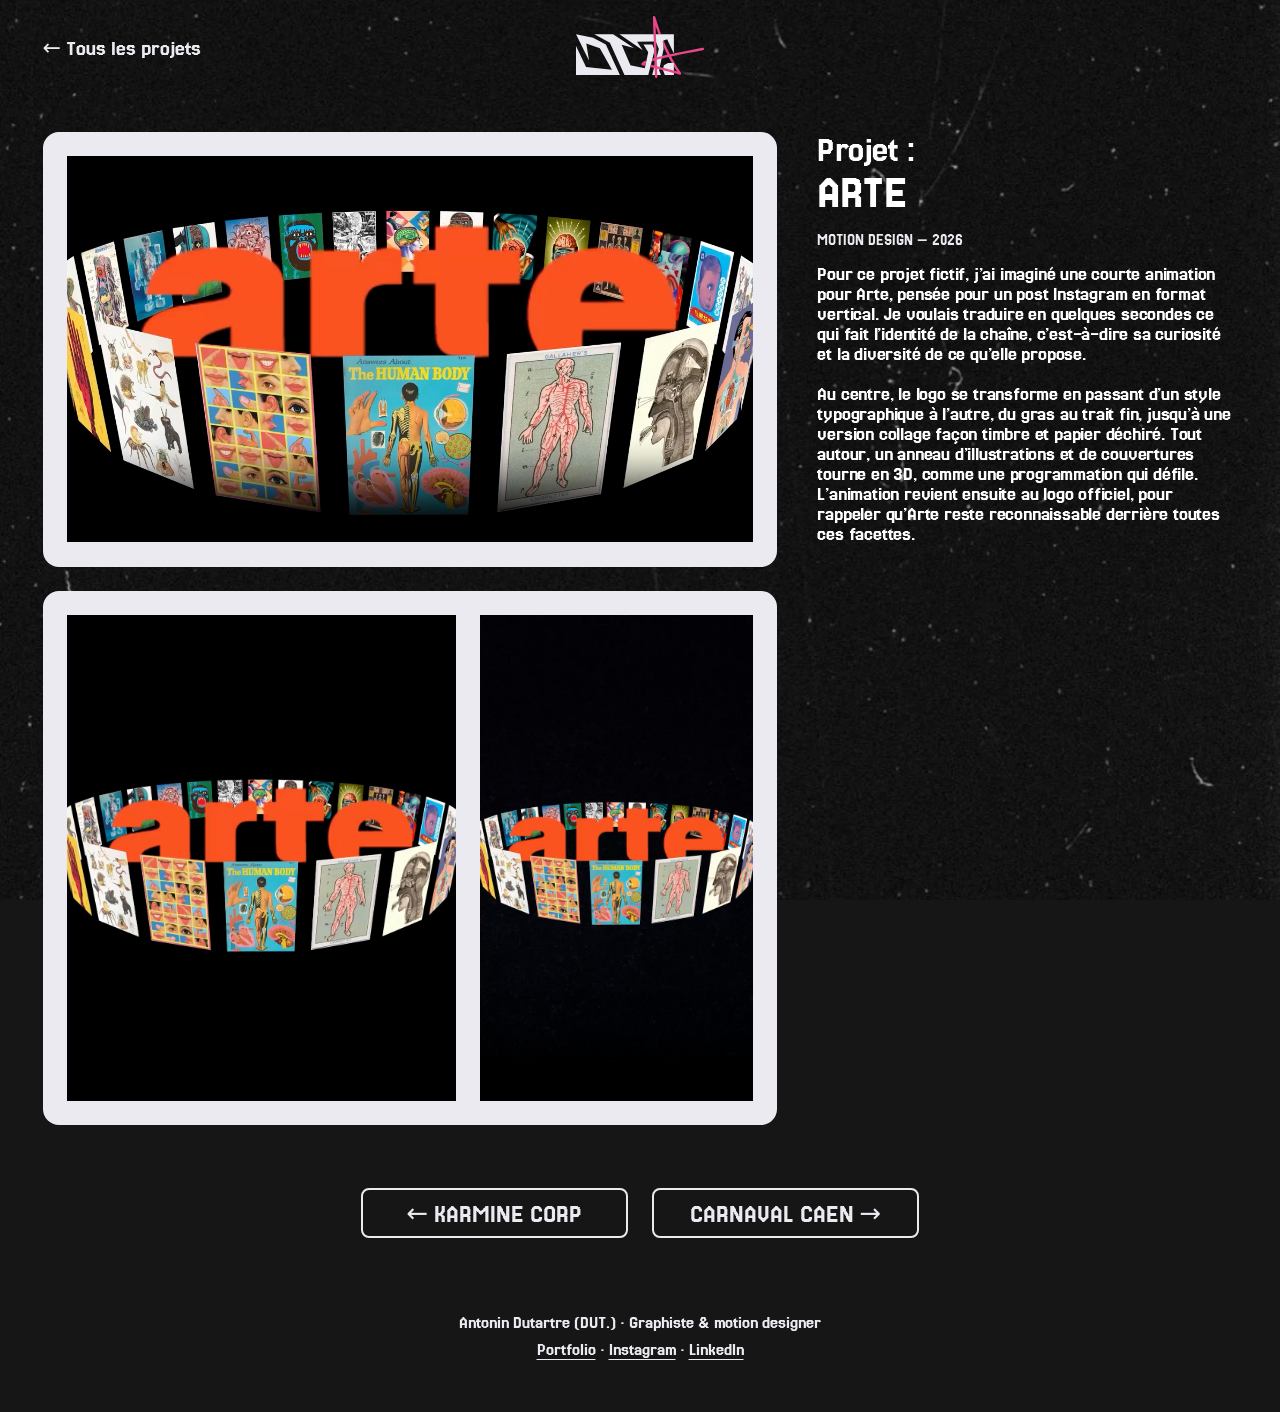
<file: projets/arte/index.html>
<!doctype html>
<html lang="fr">
<head>
  <meta charset="utf-8">
  <meta name="viewport" content="width=device-width, initial-scale=1">
  <title>Arte — Animation motion design pour Instagram | Antonin Dutartre (DUT.)</title>
  <meta name="description" content="Pour ce projet fictif, j’ai imaginé une courte animation pour Arte, pensée pour un post Instagram en format vertical. Je voulais traduire en quelques…">
  <meta name="author" content="Antonin Dutartre">
  <link rel="canonical" href="https://dut-designn.com/projets/arte/">
  <meta name="theme-color" content="#161616">
  <link rel="icon" href="/assets/favicon.svg" type="image/svg+xml">
  <link rel="icon" href="/assets/favicon-48.png" type="image/png" sizes="48x48">
  <link rel="apple-touch-icon" href="/assets/apple-touch-icon.png">

  <meta property="og:type" content="article">
  <meta property="og:locale" content="fr_FR">
  <meta property="og:site_name" content="DUT. — Antonin Dutartre">
  <meta property="og:url" content="https://dut-designn.com/projets/arte/">
  <meta property="og:title" content="Arte — Animation motion design pour Instagram">
  <meta property="og:description" content="Pour ce projet fictif, j’ai imaginé une courte animation pour Arte, pensée pour un post Instagram en format vertical. Je voulais traduire en quelques…">
  <meta property="og:image" content="https://dut-designn.com/images/vignettes/arte.jpg">
  <meta property="og:image:alt" content="Arte — projet d'Antonin Dutartre">
  <meta name="twitter:card" content="summary_large_image">

  <script type="application/ld+json">
  {
    "@context": "https://schema.org",
    "@graph": [
      {
        "@type": "CreativeWork",
        "@id": "https://dut-designn.com/projets/arte/#projet",
        "url": "https://dut-designn.com/projets/arte/",
        "name": "Arte",
        "headline": "Arte — Animation motion design pour Instagram",
        "description": "Pour ce projet fictif, j’ai imaginé une courte animation pour Arte, pensée pour un post Instagram en format vertical. Je voulais traduire en quelques…",
        "text": "Pour ce projet fictif, j’ai imaginé une courte animation pour Arte, pensée pour un post Instagram en format vertical. Je voulais traduire en quelques secondes ce qui fait l’identité de la chaîne, c’est-à-dire sa curiosité et la diversité de ce qu’elle propose.\n\nAu centre, le logo se transforme en passant d’un style typographique à l’autre, du gras au trait fin, jusqu’à une version collage façon timbre et papier déchiré. Tout autour, un anneau d’illustrations et de couvertures tourne en 3D, comme une programmation qui défile. L’animation revient ensuite au logo officiel, pour rappeler qu’Arte reste reconnaissable derrière toutes ces facettes.",
        "genre": [
          "Motion design"
        ],
        "inLanguage": "fr-FR",
        "creator": {
          "@type": "Person",
          "@id": "https://dut-designn.com/#antonin",
          "name": "Antonin Dutartre",
          "url": "https://dut-designn.com/"
        },
        "dateCreated": "2026",
        "image": [
          "https://dut-designn.com/images/vignettes/arte.jpg"
        ],
        "video": [
          {
            "@type": "VideoObject",
            "name": "Arte — vidéo 1",
            "description": "Pour ce projet fictif, j’ai imaginé une courte animation pour Arte, pensée pour un post Instagram en format vertical. Je voulais traduire en quelques…",
            "contentUrl": "https://dut-designn.com/images/projets/arte/1/1.mp4",
            "thumbnailUrl": "https://dut-designn.com/images/projets/arte/1/1.apercu.jpg",
            "uploadDate": "2026-10-27T17:45:11+01:00",
            "creator": {
              "@id": "https://dut-designn.com/#antonin"
            }
          },
          {
            "@type": "VideoObject",
            "name": "Arte — vidéo 2",
            "description": "Pour ce projet fictif, j’ai imaginé une courte animation pour Arte, pensée pour un post Instagram en format vertical. Je voulais traduire en quelques…",
            "contentUrl": "https://dut-designn.com/images/projets/arte/2/1.mp4",
            "thumbnailUrl": "https://dut-designn.com/images/projets/arte/2/1.apercu.jpg",
            "uploadDate": "2026-10-27T17:45:12+01:00",
            "creator": {
              "@id": "https://dut-designn.com/#antonin"
            }
          },
          {
            "@type": "VideoObject",
            "name": "Arte — vidéo 3",
            "description": "Pour ce projet fictif, j’ai imaginé une courte animation pour Arte, pensée pour un post Instagram en format vertical. Je voulais traduire en quelques…",
            "contentUrl": "https://dut-designn.com/images/projets/arte/2/2.mp4",
            "thumbnailUrl": "https://dut-designn.com/images/projets/arte/2/2.apercu.jpg",
            "uploadDate": "2026-10-27T17:45:13+01:00",
            "creator": {
              "@id": "https://dut-designn.com/#antonin"
            }
          }
        ]
      },
      {
        "@type": "BreadcrumbList",
        "itemListElement": [
          {
            "@type": "ListItem",
            "position": 1,
            "name": "Portfolio",
            "item": "https://dut-designn.com/"
          },
          {
            "@type": "ListItem",
            "position": 2,
            "name": "Arte",
            "item": "https://dut-designn.com/projets/arte/"
          }
        ]
      }
    ]
  }
  </script>

  <link rel="preconnect" href="https://fonts.googleapis.com">
  <link rel="preconnect" href="https://fonts.gstatic.com" crossorigin>
  <link href="https://fonts.googleapis.com/css2?family=Jacquarda+Bastarda+9&family=Jersey+25&display=swap" rel="stylesheet">
  <link rel="stylesheet" href="/css/style.css">
  <link rel="stylesheet" href="/css/projet.css">
</head>
<body class="fond page-projet">
  <!-- Page générée automatiquement par outils/generer_site.py : modifie js/projets.js, pas ce fichier -->
  <header class="projet__entete">
    <a class="projet__retour" href="/#motion-design">← Tous les projets</a>
    <a class="accueil__logo" href="/"><img src="/assets/svg/logo.svg" width="128" height="62" alt="DUT. — Antonin Dutartre, graphiste et motion designer"></a>
    <span class="projet__espace" aria-hidden="true"></span>
  </header>

  <main class="projet">
    <div class="projet__texte">
      <h1 class="fiche__titre projet__titre">
        <span class="fiche__surtitre">Projet :</span>
        <span>ARTE</span>
      </h1>
      <p class="projet__infos">Motion design — 2026</p>
      <div class="fiche__description">
        <p>Pour ce projet fictif, j’ai imaginé une courte animation pour Arte, pensée pour un post Instagram en format vertical. Je voulais traduire en quelques secondes ce qui fait l’identité de la chaîne, c’est-à-dire sa curiosité et la diversité de ce qu’elle propose.</p>
        <p>Au centre, le logo se transforme en passant d’un style typographique à l’autre, du gras au trait fin, jusqu’à une version collage façon timbre et papier déchiré. Tout autour, un anneau d’illustrations et de couvertures tourne en 3D, comme une programmation qui défile. L’animation revient ensuite au logo officiel, pour rappeler qu’Arte reste reconnaissable derrière toutes ces facettes.</p>
      </div>
    </div>

    <div class="projet__visuels">
      <div class="projet__page">
        <figure class="projet__visuel" style="--ratio:1.7778"><video src="/images/projets/arte/1/1.mp4" poster="/images/projets/arte/1/1.apercu.jpg" width="1280" height="720" muted loop playsinline controls preload="metadata" aria-label="Arte — visuel 1 (Motion design) par Antonin Dutartre"></video></figure>
      </div>
      <div class="projet__page">
        <figure class="projet__visuel" style="--ratio:0.7992"><video src="/images/projets/arte/2/1.mp4" poster="/images/projets/arte/2/1.apercu.jpg" width="1023" height="1280" muted loop playsinline controls preload="metadata" aria-label="Arte — visuel 2 (Motion design) par Antonin Dutartre"></video></figure>
        <figure class="projet__visuel" style="--ratio:0.5625"><video src="/images/projets/arte/2/2.mp4" poster="/images/projets/arte/2/2.apercu.jpg" width="720" height="1280" muted loop playsinline controls preload="metadata" aria-label="Arte — visuel 3 (Motion design) par Antonin Dutartre"></video></figure>
      </div>
    </div>
  </main>

  <nav class="projet__suite" aria-label="Autres projets">
    <a class="bouton" href="/projets/karmine-corp/">← Karmine Corp</a>
    <a class="bouton" href="/projets/carnaval/">Carnaval Caen →</a>
  </nav>

  <footer class="projet__pied">
    <p>Antonin Dutartre (DUT.) · Graphiste &amp; motion designer</p>
    <p>
      <a href="/">Portfolio</a> ·
      <a href="https://www.instagram.com/dut_designn/" target="_blank" rel="noopener">Instagram</a> ·
      <a href="https://www.linkedin.com/in/dut-designn/" target="_blank" rel="noopener">LinkedIn</a>
    </p>
  </footer>

  <script>
    // Les vidéos ne jouent que lorsqu'elles sont visibles (au moins à moitié), comme sur l'accueil
    // Lecture refusée par le navigateur : on réessaie au premier geste du visiteur ou au retour sur l'onglet
    const actualiser = (v) => {
      if (v.visible && !document.hidden && !v.pauseVisiteur) { if (v.paused) v.play().catch(() => {}); }
      else if (!v.paused) { v.pauseAuto = true; v.pause(); }
    };
    const relancer = () => document.querySelectorAll('video').forEach(actualiser);
    const observateur = new IntersectionObserver((entrees) => entrees.forEach(({ target: v, isIntersecting, intersectionRatio }) => {
      v.visible = isIntersecting && intersectionRatio >= 0.5;
      actualiser(v);
    }), { threshold: [0, 0.5] });
    document.querySelectorAll('video').forEach((v) => {
      // Seules les pauses faites avec la barre de lecture comptent (pas celles du navigateur)
      v.addEventListener('pause', () => { if (!v.pauseAuto && !document.hidden) v.pauseVisiteur = true; v.pauseAuto = false; });
      v.addEventListener('play', () => { v.pauseVisiteur = false; });
      observateur.observe(v);
    });
    document.addEventListener('visibilitychange', relancer);
    addEventListener('pageshow', relancer);
    ['pointermove', 'pointerdown', 'keydown', 'touchstart'].forEach((t) => addEventListener(t, relancer, { capture: true, passive: true, once: true }));
  </script>
</body>
</html>
</file>
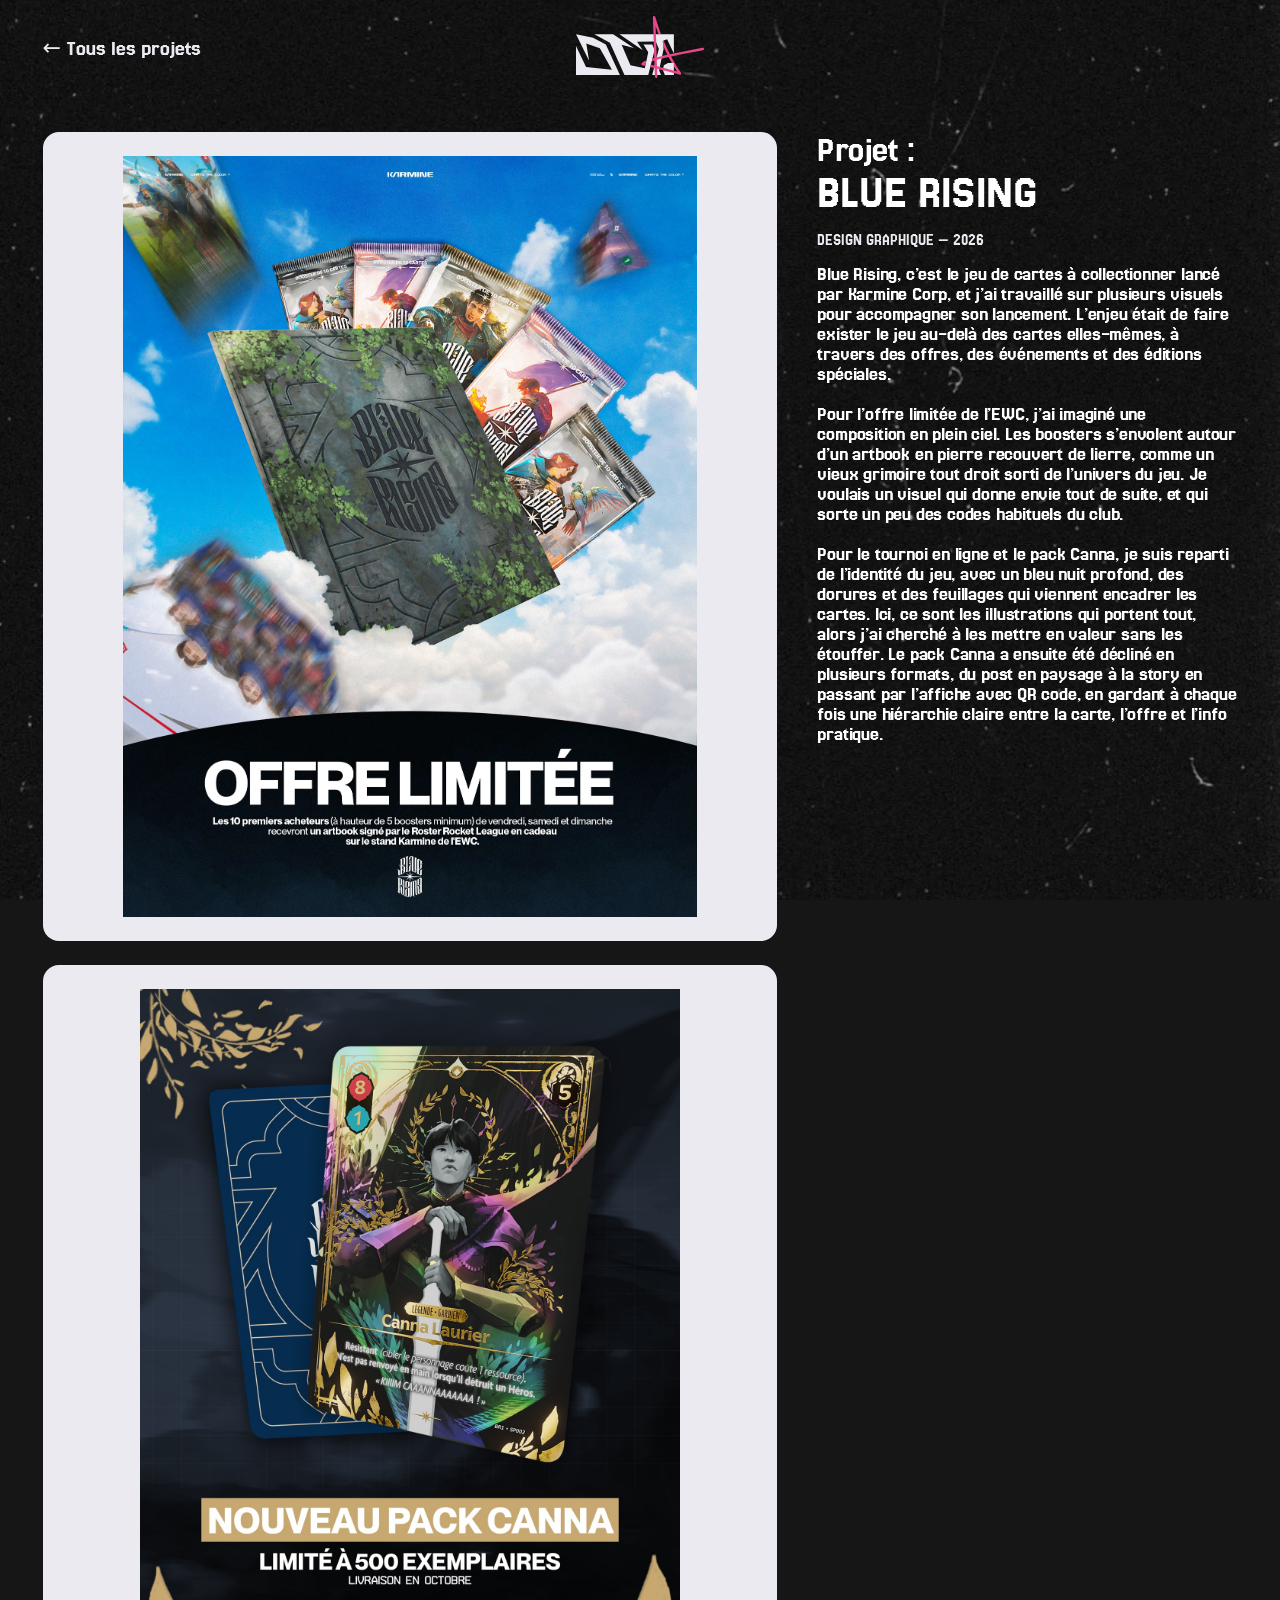
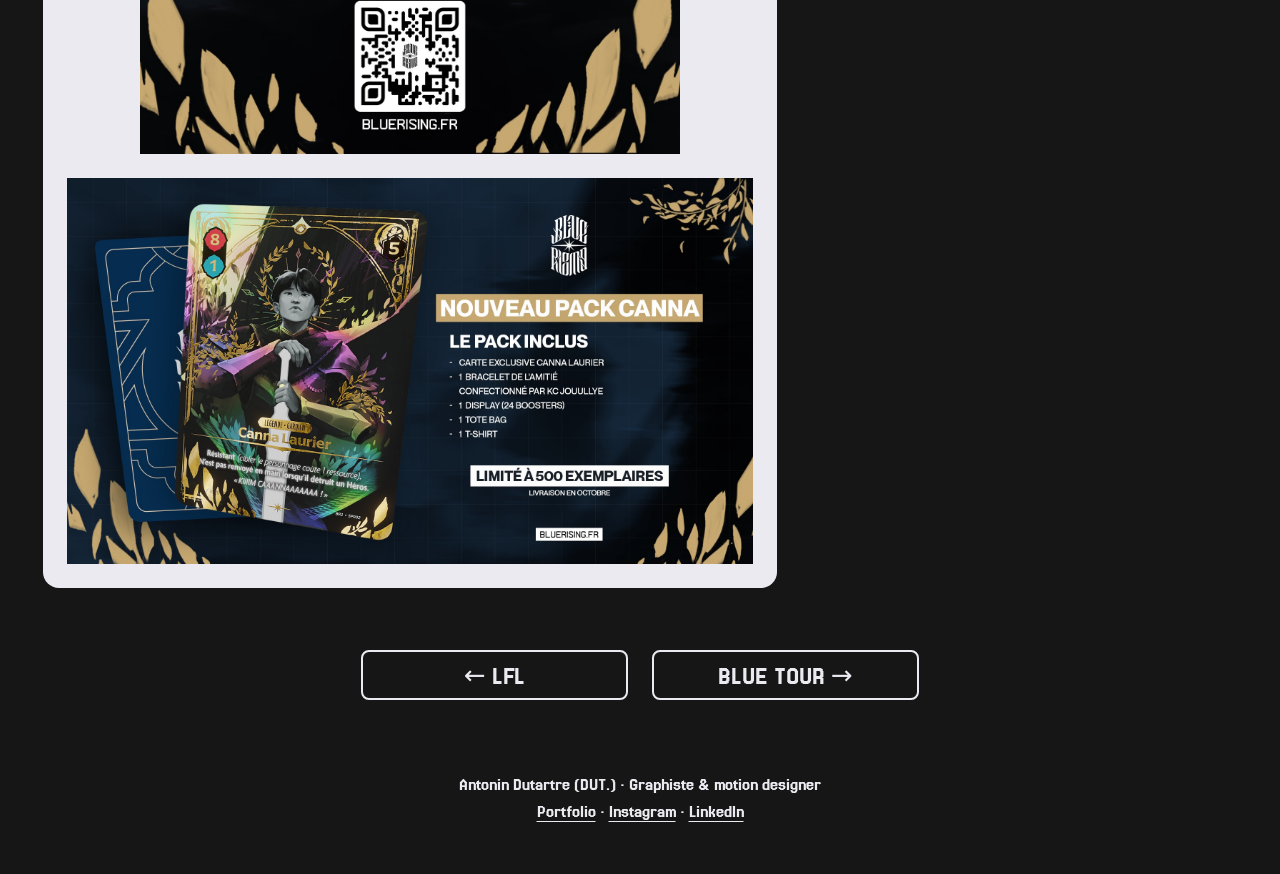
<file: projets/blue-rising/index.html>
<!doctype html>
<html lang="fr">
<head>
  <meta charset="utf-8">
  <meta name="viewport" content="width=device-width, initial-scale=1">
  <title>Blue Rising — Visuels du jeu de cartes Karmine Corp | Antonin Dutartre (DUT.)</title>
  <meta name="description" content="Blue Rising, c’est le jeu de cartes à collectionner lancé par Karmine Corp, et j’ai travaillé sur plusieurs visuels pour accompagner son lancement…">
  <meta name="author" content="Antonin Dutartre">
  <link rel="canonical" href="https://dut-designn.com/projets/blue-rising/">
  <meta name="theme-color" content="#161616">
  <link rel="icon" href="/assets/favicon.svg" type="image/svg+xml">
  <link rel="icon" href="/assets/favicon-48.png" type="image/png" sizes="48x48">
  <link rel="apple-touch-icon" href="/assets/apple-touch-icon.png">

  <meta property="og:type" content="article">
  <meta property="og:locale" content="fr_FR">
  <meta property="og:site_name" content="DUT. — Antonin Dutartre">
  <meta property="og:url" content="https://dut-designn.com/projets/blue-rising/">
  <meta property="og:title" content="Blue Rising — Visuels du jeu de cartes Karmine Corp">
  <meta property="og:description" content="Blue Rising, c’est le jeu de cartes à collectionner lancé par Karmine Corp, et j’ai travaillé sur plusieurs visuels pour accompagner son lancement…">
  <meta property="og:image" content="https://dut-designn.com/images/vignettes/blue-rising.jpg">
  <meta property="og:image:alt" content="Blue Rising — projet d'Antonin Dutartre">
  <meta name="twitter:card" content="summary_large_image">

  <script type="application/ld+json">
  {
    "@context": "https://schema.org",
    "@graph": [
      {
        "@type": "CreativeWork",
        "@id": "https://dut-designn.com/projets/blue-rising/#projet",
        "url": "https://dut-designn.com/projets/blue-rising/",
        "name": "Blue Rising",
        "headline": "Blue Rising — Visuels du jeu de cartes Karmine Corp",
        "description": "Blue Rising, c’est le jeu de cartes à collectionner lancé par Karmine Corp, et j’ai travaillé sur plusieurs visuels pour accompagner son lancement…",
        "text": "Blue Rising, c’est le jeu de cartes à collectionner lancé par Karmine Corp, et j’ai travaillé sur plusieurs visuels pour accompagner son lancement. L’enjeu était de faire exister le jeu au-delà des cartes elles-mêmes, à travers des offres, des événements et des éditions spéciales.\n\nPour l’offre limitée de l’EWC, j’ai imaginé une composition en plein ciel. Les boosters s’envolent autour d’un artbook en pierre recouvert de lierre, comme un vieux grimoire tout droit sorti de l’univers du jeu. Je voulais un visuel qui donne envie tout de suite, et qui sorte un peu des codes habituels du club.\n\nPour le tournoi en ligne et le pack Canna, je suis reparti de l’identité du jeu, avec un bleu nuit profond, des dorures et des feuillages qui viennent encadrer les cartes. Ici, ce sont les illustrations qui portent tout, alors j’ai cherché à les mettre en valeur sans les étouffer. Le pack Canna a ensuite été décliné en plusieurs formats, du post en paysage à la story en passant par l’affiche avec QR code, en gardant à chaque fois une hiérarchie claire entre la carte, l’offre et l’info pratique.",
        "genre": [
          "Design graphique"
        ],
        "inLanguage": "fr-FR",
        "creator": {
          "@type": "Person",
          "@id": "https://dut-designn.com/#antonin",
          "name": "Antonin Dutartre",
          "url": "https://dut-designn.com/"
        },
        "dateCreated": "2026",
        "image": [
          "https://dut-designn.com/images/vignettes/blue-rising.jpg",
          "https://dut-designn.com/images/projets/blue-rising/1/1.jpg",
          "https://dut-designn.com/images/projets/blue-rising/2/1.jpg",
          "https://dut-designn.com/images/projets/blue-rising/2/2.jpg"
        ]
      },
      {
        "@type": "BreadcrumbList",
        "itemListElement": [
          {
            "@type": "ListItem",
            "position": 1,
            "name": "Portfolio",
            "item": "https://dut-designn.com/"
          },
          {
            "@type": "ListItem",
            "position": 2,
            "name": "Blue Rising",
            "item": "https://dut-designn.com/projets/blue-rising/"
          }
        ]
      }
    ]
  }
  </script>

  <link rel="preconnect" href="https://fonts.googleapis.com">
  <link rel="preconnect" href="https://fonts.gstatic.com" crossorigin>
  <link href="https://fonts.googleapis.com/css2?family=Jacquarda+Bastarda+9&family=Jersey+25&display=swap" rel="stylesheet">
  <link rel="stylesheet" href="/css/style.css">
  <link rel="stylesheet" href="/css/projet.css">
</head>
<body class="fond page-projet">
  <!-- Page générée automatiquement par outils/generer_site.py : modifie js/projets.js, pas ce fichier -->
  <header class="projet__entete">
    <a class="projet__retour" href="/#design-graphique">← Tous les projets</a>
    <a class="accueil__logo" href="/"><img src="/assets/svg/logo.svg" width="128" height="62" alt="DUT. — Antonin Dutartre, graphiste et motion designer"></a>
    <span class="projet__espace" aria-hidden="true"></span>
  </header>

  <main class="projet">
    <div class="projet__texte">
      <h1 class="fiche__titre projet__titre">
        <span class="fiche__surtitre">Projet :</span>
        <span>BLUE RISING</span>
      </h1>
      <p class="projet__infos">Design graphique — 2026</p>
      <div class="fiche__description">
        <p>Blue Rising, c’est le jeu de cartes à collectionner lancé par Karmine Corp, et j’ai travaillé sur plusieurs visuels pour accompagner son lancement. L’enjeu était de faire exister le jeu au-delà des cartes elles-mêmes, à travers des offres, des événements et des éditions spéciales.</p>
        <p>Pour l’offre limitée de l’EWC, j’ai imaginé une composition en plein ciel. Les boosters s’envolent autour d’un artbook en pierre recouvert de lierre, comme un vieux grimoire tout droit sorti de l’univers du jeu. Je voulais un visuel qui donne envie tout de suite, et qui sorte un peu des codes habituels du club.</p>
        <p>Pour le tournoi en ligne et le pack Canna, je suis reparti de l’identité du jeu, avec un bleu nuit profond, des dorures et des feuillages qui viennent encadrer les cartes. Ici, ce sont les illustrations qui portent tout, alors j’ai cherché à les mettre en valeur sans les étouffer. Le pack Canna a ensuite été décliné en plusieurs formats, du post en paysage à la story en passant par l’affiche avec QR code, en gardant à chaque fois une hiérarchie claire entre la carte, l’offre et l’info pratique.</p>
      </div>
    </div>

    <div class="projet__visuels">
      <div class="projet__page">
        <figure class="projet__visuel" style="--ratio:0.7545"><img src="/images/projets/blue-rising/1/1.jpg" width="1509" height="2000" alt="Blue Rising — visuel 1 (Design graphique) par Antonin Dutartre" decoding="async"></figure>
      </div>
      <div class="projet__page">
        <figure class="projet__visuel" style="--ratio:0.7070"><img src="/images/projets/blue-rising/2/1.jpg" width="1414" height="2000" alt="Blue Rising — visuel 2 (Design graphique) par Antonin Dutartre" loading="lazy" decoding="async"></figure>
        <figure class="projet__visuel" style="--ratio:1.7778"><img src="/images/projets/blue-rising/2/2.jpg" width="1920" height="1080" alt="Blue Rising — visuel 3 (Design graphique) par Antonin Dutartre" loading="lazy" decoding="async"></figure>
      </div>
    </div>
  </main>

  <nav class="projet__suite" aria-label="Autres projets">
    <a class="bouton" href="/projets/lfl/">← LFL</a>
    <a class="bouton" href="/projets/blue-tour/">Blue Tour →</a>
  </nav>

  <footer class="projet__pied">
    <p>Antonin Dutartre (DUT.) · Graphiste &amp; motion designer</p>
    <p>
      <a href="/">Portfolio</a> ·
      <a href="https://www.instagram.com/dut_designn/" target="_blank" rel="noopener">Instagram</a> ·
      <a href="https://www.linkedin.com/in/dut-designn/" target="_blank" rel="noopener">LinkedIn</a>
    </p>
  </footer>

  <script>
    // Les vidéos ne jouent que lorsqu'elles sont visibles (au moins à moitié), comme sur l'accueil
    // Lecture refusée par le navigateur : on réessaie au premier geste du visiteur ou au retour sur l'onglet
    const actualiser = (v) => {
      if (v.visible && !document.hidden && !v.pauseVisiteur) { if (v.paused) v.play().catch(() => {}); }
      else if (!v.paused) { v.pauseAuto = true; v.pause(); }
    };
    const relancer = () => document.querySelectorAll('video').forEach(actualiser);
    const observateur = new IntersectionObserver((entrees) => entrees.forEach(({ target: v, isIntersecting, intersectionRatio }) => {
      v.visible = isIntersecting && intersectionRatio >= 0.5;
      actualiser(v);
    }), { threshold: [0, 0.5] });
    document.querySelectorAll('video').forEach((v) => {
      // Seules les pauses faites avec la barre de lecture comptent (pas celles du navigateur)
      v.addEventListener('pause', () => { if (!v.pauseAuto && !document.hidden) v.pauseVisiteur = true; v.pauseAuto = false; });
      v.addEventListener('play', () => { v.pauseVisiteur = false; });
      observateur.observe(v);
    });
    document.addEventListener('visibilitychange', relancer);
    addEventListener('pageshow', relancer);
    ['pointermove', 'pointerdown', 'keydown', 'touchstart'].forEach((t) => addEventListener(t, relancer, { capture: true, passive: true, once: true }));
  </script>
</body>
</html>
</file>
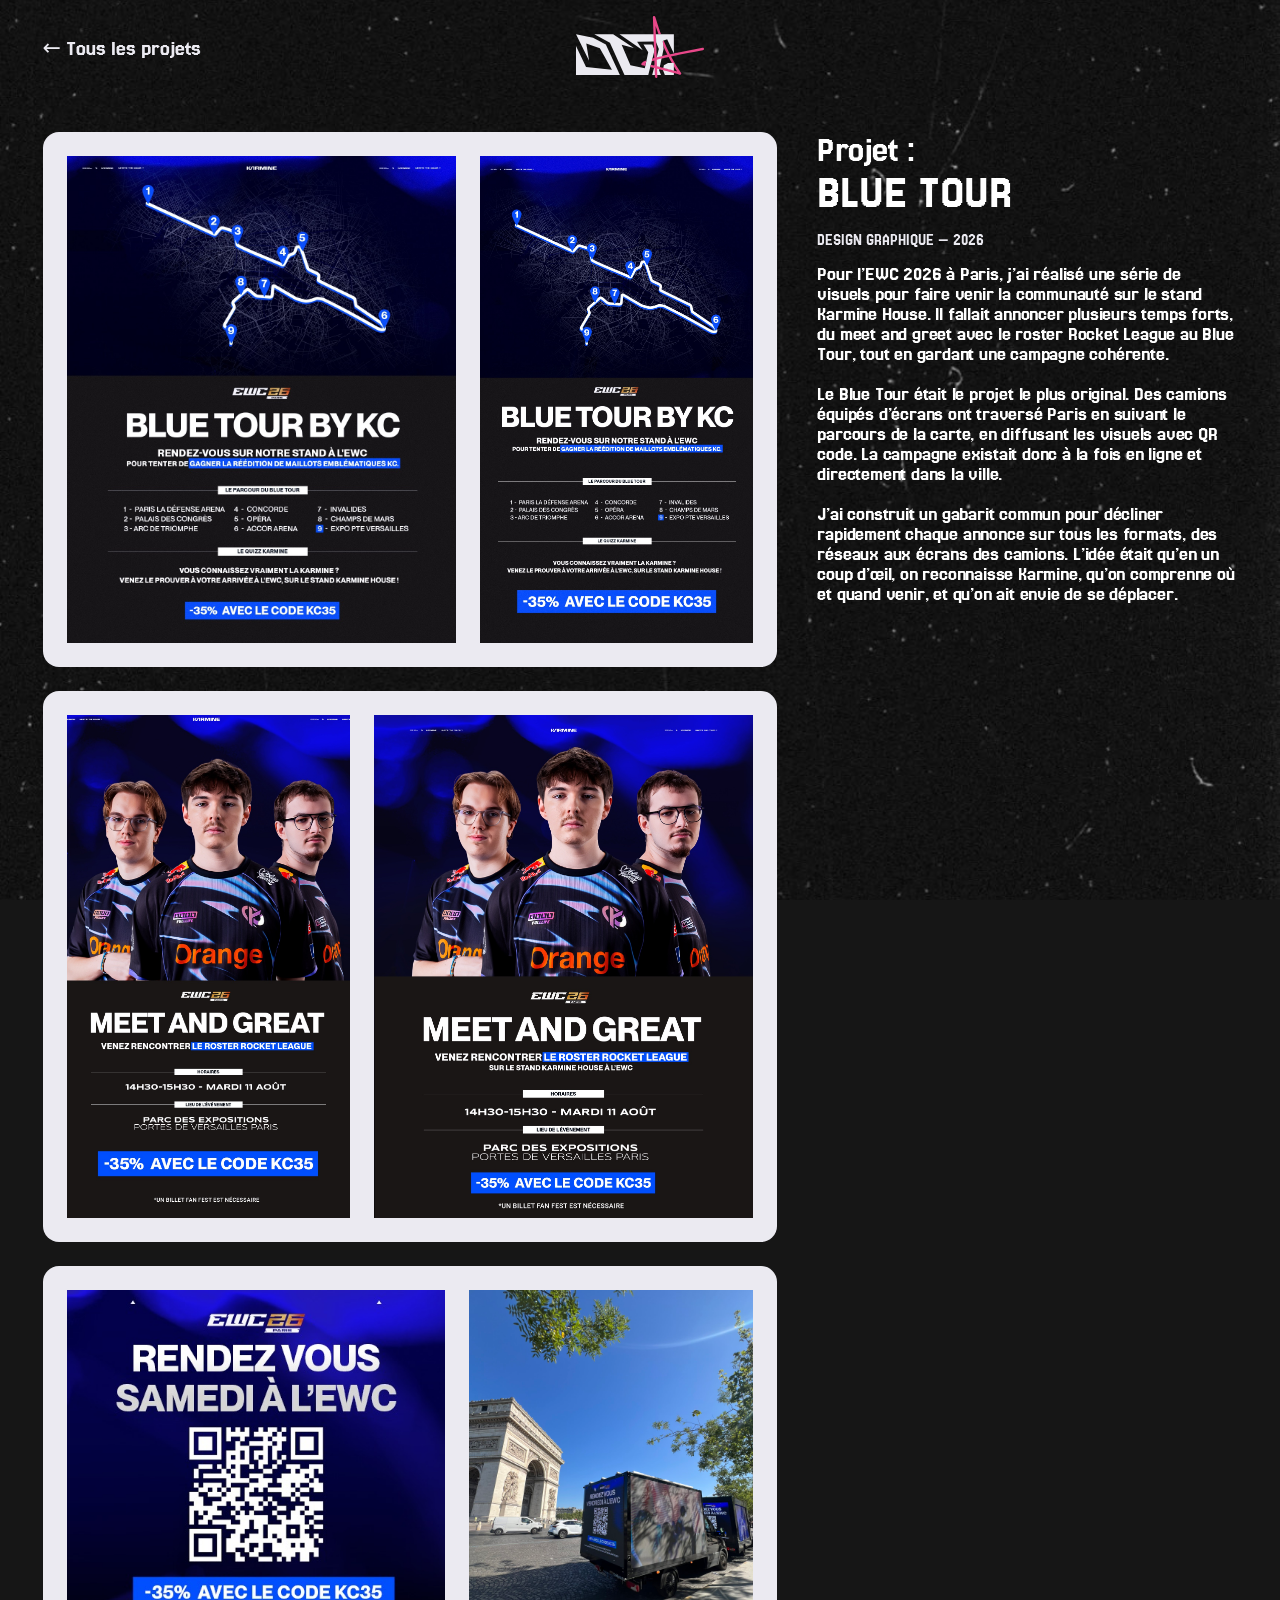
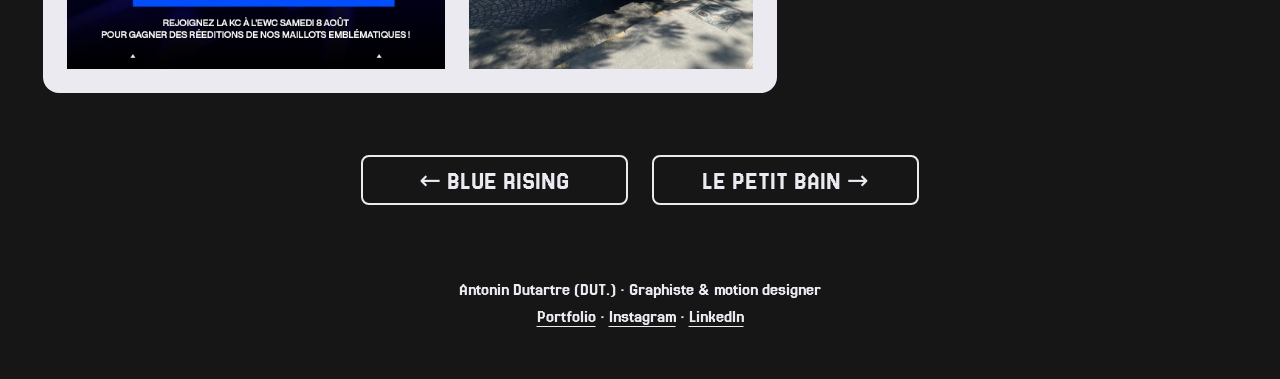
<file: projets/blue-tour/index.html>
<!doctype html>
<html lang="fr">
<head>
  <meta charset="utf-8">
  <meta name="viewport" content="width=device-width, initial-scale=1">
  <title>Blue Tour — Campagne EWC 2026 pour Karmine Corp | Antonin Dutartre (DUT.)</title>
  <meta name="description" content="Pour l’EWC 2026 à Paris, j’ai réalisé une série de visuels pour faire venir la communauté sur le stand Karmine House. Il fallait annoncer plusieurs temps…">
  <meta name="author" content="Antonin Dutartre">
  <link rel="canonical" href="https://dut-designn.com/projets/blue-tour/">
  <meta name="theme-color" content="#161616">
  <link rel="icon" href="/assets/favicon.svg" type="image/svg+xml">
  <link rel="icon" href="/assets/favicon-48.png" type="image/png" sizes="48x48">
  <link rel="apple-touch-icon" href="/assets/apple-touch-icon.png">

  <meta property="og:type" content="article">
  <meta property="og:locale" content="fr_FR">
  <meta property="og:site_name" content="DUT. — Antonin Dutartre">
  <meta property="og:url" content="https://dut-designn.com/projets/blue-tour/">
  <meta property="og:title" content="Blue Tour — Campagne EWC 2026 pour Karmine Corp">
  <meta property="og:description" content="Pour l’EWC 2026 à Paris, j’ai réalisé une série de visuels pour faire venir la communauté sur le stand Karmine House. Il fallait annoncer plusieurs temps…">
  <meta property="og:image" content="https://dut-designn.com/images/vignettes/blue-tour.jpg">
  <meta property="og:image:alt" content="Blue Tour — projet d'Antonin Dutartre">
  <meta name="twitter:card" content="summary_large_image">

  <script type="application/ld+json">
  {
    "@context": "https://schema.org",
    "@graph": [
      {
        "@type": "CreativeWork",
        "@id": "https://dut-designn.com/projets/blue-tour/#projet",
        "url": "https://dut-designn.com/projets/blue-tour/",
        "name": "Blue Tour",
        "headline": "Blue Tour — Campagne EWC 2026 pour Karmine Corp",
        "description": "Pour l’EWC 2026 à Paris, j’ai réalisé une série de visuels pour faire venir la communauté sur le stand Karmine House. Il fallait annoncer plusieurs temps…",
        "text": "Pour l’EWC 2026 à Paris, j’ai réalisé une série de visuels pour faire venir la communauté sur le stand Karmine House. Il fallait annoncer plusieurs temps forts, du meet and greet avec le roster Rocket League au Blue Tour, tout en gardant une campagne cohérente.\n\nLe Blue Tour était le projet le plus original. Des camions équipés d’écrans ont traversé Paris en suivant le parcours de la carte, en diffusant les visuels avec QR code. La campagne existait donc à la fois en ligne et directement dans la ville.\n\nJ’ai construit un gabarit commun pour décliner rapidement chaque annonce sur tous les formats, des réseaux aux écrans des camions. L’idée était qu’en un coup d’œil, on reconnaisse Karmine, qu’on comprenne où et quand venir, et qu’on ait envie de se déplacer.",
        "genre": [
          "Design graphique"
        ],
        "inLanguage": "fr-FR",
        "creator": {
          "@type": "Person",
          "@id": "https://dut-designn.com/#antonin",
          "name": "Antonin Dutartre",
          "url": "https://dut-designn.com/"
        },
        "dateCreated": "2026",
        "image": [
          "https://dut-designn.com/images/vignettes/blue-tour.jpg",
          "https://dut-designn.com/images/projets/blue-tour/1/1.jpg",
          "https://dut-designn.com/images/projets/blue-tour/1/2.jpg",
          "https://dut-designn.com/images/projets/blue-tour/2/1.jpg",
          "https://dut-designn.com/images/projets/blue-tour/2/2.jpg",
          "https://dut-designn.com/images/projets/blue-tour/3/1.jpg",
          "https://dut-designn.com/images/projets/blue-tour/3/2.jpeg"
        ]
      },
      {
        "@type": "BreadcrumbList",
        "itemListElement": [
          {
            "@type": "ListItem",
            "position": 1,
            "name": "Portfolio",
            "item": "https://dut-designn.com/"
          },
          {
            "@type": "ListItem",
            "position": 2,
            "name": "Blue Tour",
            "item": "https://dut-designn.com/projets/blue-tour/"
          }
        ]
      }
    ]
  }
  </script>

  <link rel="preconnect" href="https://fonts.googleapis.com">
  <link rel="preconnect" href="https://fonts.gstatic.com" crossorigin>
  <link href="https://fonts.googleapis.com/css2?family=Jacquarda+Bastarda+9&family=Jersey+25&display=swap" rel="stylesheet">
  <link rel="stylesheet" href="/css/style.css">
  <link rel="stylesheet" href="/css/projet.css">
</head>
<body class="fond page-projet">
  <!-- Page générée automatiquement par outils/generer_site.py : modifie js/projets.js, pas ce fichier -->
  <header class="projet__entete">
    <a class="projet__retour" href="/#design-graphique">← Tous les projets</a>
    <a class="accueil__logo" href="/"><img src="/assets/svg/logo.svg" width="128" height="62" alt="DUT. — Antonin Dutartre, graphiste et motion designer"></a>
    <span class="projet__espace" aria-hidden="true"></span>
  </header>

  <main class="projet">
    <div class="projet__texte">
      <h1 class="fiche__titre projet__titre">
        <span class="fiche__surtitre">Projet :</span>
        <span>BLUE TOUR</span>
      </h1>
      <p class="projet__infos">Design graphique — 2026</p>
      <div class="fiche__description">
        <p>Pour l’EWC 2026 à Paris, j’ai réalisé une série de visuels pour faire venir la communauté sur le stand Karmine House. Il fallait annoncer plusieurs temps forts, du meet and greet avec le roster Rocket League au Blue Tour, tout en gardant une campagne cohérente.</p>
        <p>Le Blue Tour était le projet le plus original. Des camions équipés d’écrans ont traversé Paris en suivant le parcours de la carte, en diffusant les visuels avec QR code. La campagne existait donc à la fois en ligne et directement dans la ville.</p>
        <p>J’ai construit un gabarit commun pour décliner rapidement chaque annonce sur tous les formats, des réseaux aux écrans des camions. L’idée était qu’en un coup d’œil, on reconnaisse Karmine, qu’on comprenne où et quand venir, et qu’on ait envie de se déplacer.</p>
      </div>
    </div>

    <div class="projet__visuels">
      <div class="projet__page">
        <figure class="projet__visuel" style="--ratio:0.8000"><img src="/images/projets/blue-tour/1/1.jpg" width="1080" height="1350" alt="Blue Tour — visuel 1 (Design graphique) par Antonin Dutartre" decoding="async"></figure>
        <figure class="projet__visuel" style="--ratio:0.5625"><img src="/images/projets/blue-tour/1/2.jpg" width="1080" height="1920" alt="Blue Tour — visuel 2 (Design graphique) par Antonin Dutartre" loading="lazy" decoding="async"></figure>
      </div>
      <div class="projet__page">
        <figure class="projet__visuel" style="--ratio:0.5625"><img src="/images/projets/blue-tour/2/1.jpg" width="1080" height="1920" alt="Blue Tour — visuel 3 (Design graphique) par Antonin Dutartre" loading="lazy" decoding="async"></figure>
        <figure class="projet__visuel" style="--ratio:0.7545"><img src="/images/projets/blue-tour/2/2.jpg" width="1509" height="2000" alt="Blue Tour — visuel 4 (Design graphique) par Antonin Dutartre" loading="lazy" decoding="async"></figure>
      </div>
      <div class="projet__page">
        <figure class="projet__visuel" style="--ratio:1.0000"><img src="/images/projets/blue-tour/3/1.jpg" width="512" height="512" alt="Blue Tour — visuel 5 (Design graphique) par Antonin Dutartre" loading="lazy" decoding="async"></figure>
        <figure class="projet__visuel" style="--ratio:0.7500"><img src="/images/projets/blue-tour/3/2.jpeg" width="1536" height="2048" alt="Blue Tour — visuel 6 (Design graphique) par Antonin Dutartre" loading="lazy" decoding="async"></figure>
      </div>
    </div>
  </main>

  <nav class="projet__suite" aria-label="Autres projets">
    <a class="bouton" href="/projets/blue-rising/">← Blue Rising</a>
    <a class="bouton" href="/projets/le-petit-bain/">Le Petit Bain →</a>
  </nav>

  <footer class="projet__pied">
    <p>Antonin Dutartre (DUT.) · Graphiste &amp; motion designer</p>
    <p>
      <a href="/">Portfolio</a> ·
      <a href="https://www.instagram.com/dut_designn/" target="_blank" rel="noopener">Instagram</a> ·
      <a href="https://www.linkedin.com/in/dut-designn/" target="_blank" rel="noopener">LinkedIn</a>
    </p>
  </footer>

  <script>
    // Les vidéos ne jouent que lorsqu'elles sont visibles (au moins à moitié), comme sur l'accueil
    // Lecture refusée par le navigateur : on réessaie au premier geste du visiteur ou au retour sur l'onglet
    const actualiser = (v) => {
      if (v.visible && !document.hidden && !v.pauseVisiteur) { if (v.paused) v.play().catch(() => {}); }
      else if (!v.paused) { v.pauseAuto = true; v.pause(); }
    };
    const relancer = () => document.querySelectorAll('video').forEach(actualiser);
    const observateur = new IntersectionObserver((entrees) => entrees.forEach(({ target: v, isIntersecting, intersectionRatio }) => {
      v.visible = isIntersecting && intersectionRatio >= 0.5;
      actualiser(v);
    }), { threshold: [0, 0.5] });
    document.querySelectorAll('video').forEach((v) => {
      // Seules les pauses faites avec la barre de lecture comptent (pas celles du navigateur)
      v.addEventListener('pause', () => { if (!v.pauseAuto && !document.hidden) v.pauseVisiteur = true; v.pauseAuto = false; });
      v.addEventListener('play', () => { v.pauseVisiteur = false; });
      observateur.observe(v);
    });
    document.addEventListener('visibilitychange', relancer);
    addEventListener('pageshow', relancer);
    ['pointermove', 'pointerdown', 'keydown', 'touchstart'].forEach((t) => addEventListener(t, relancer, { capture: true, passive: true, once: true }));
  </script>
</body>
</html>
</file>
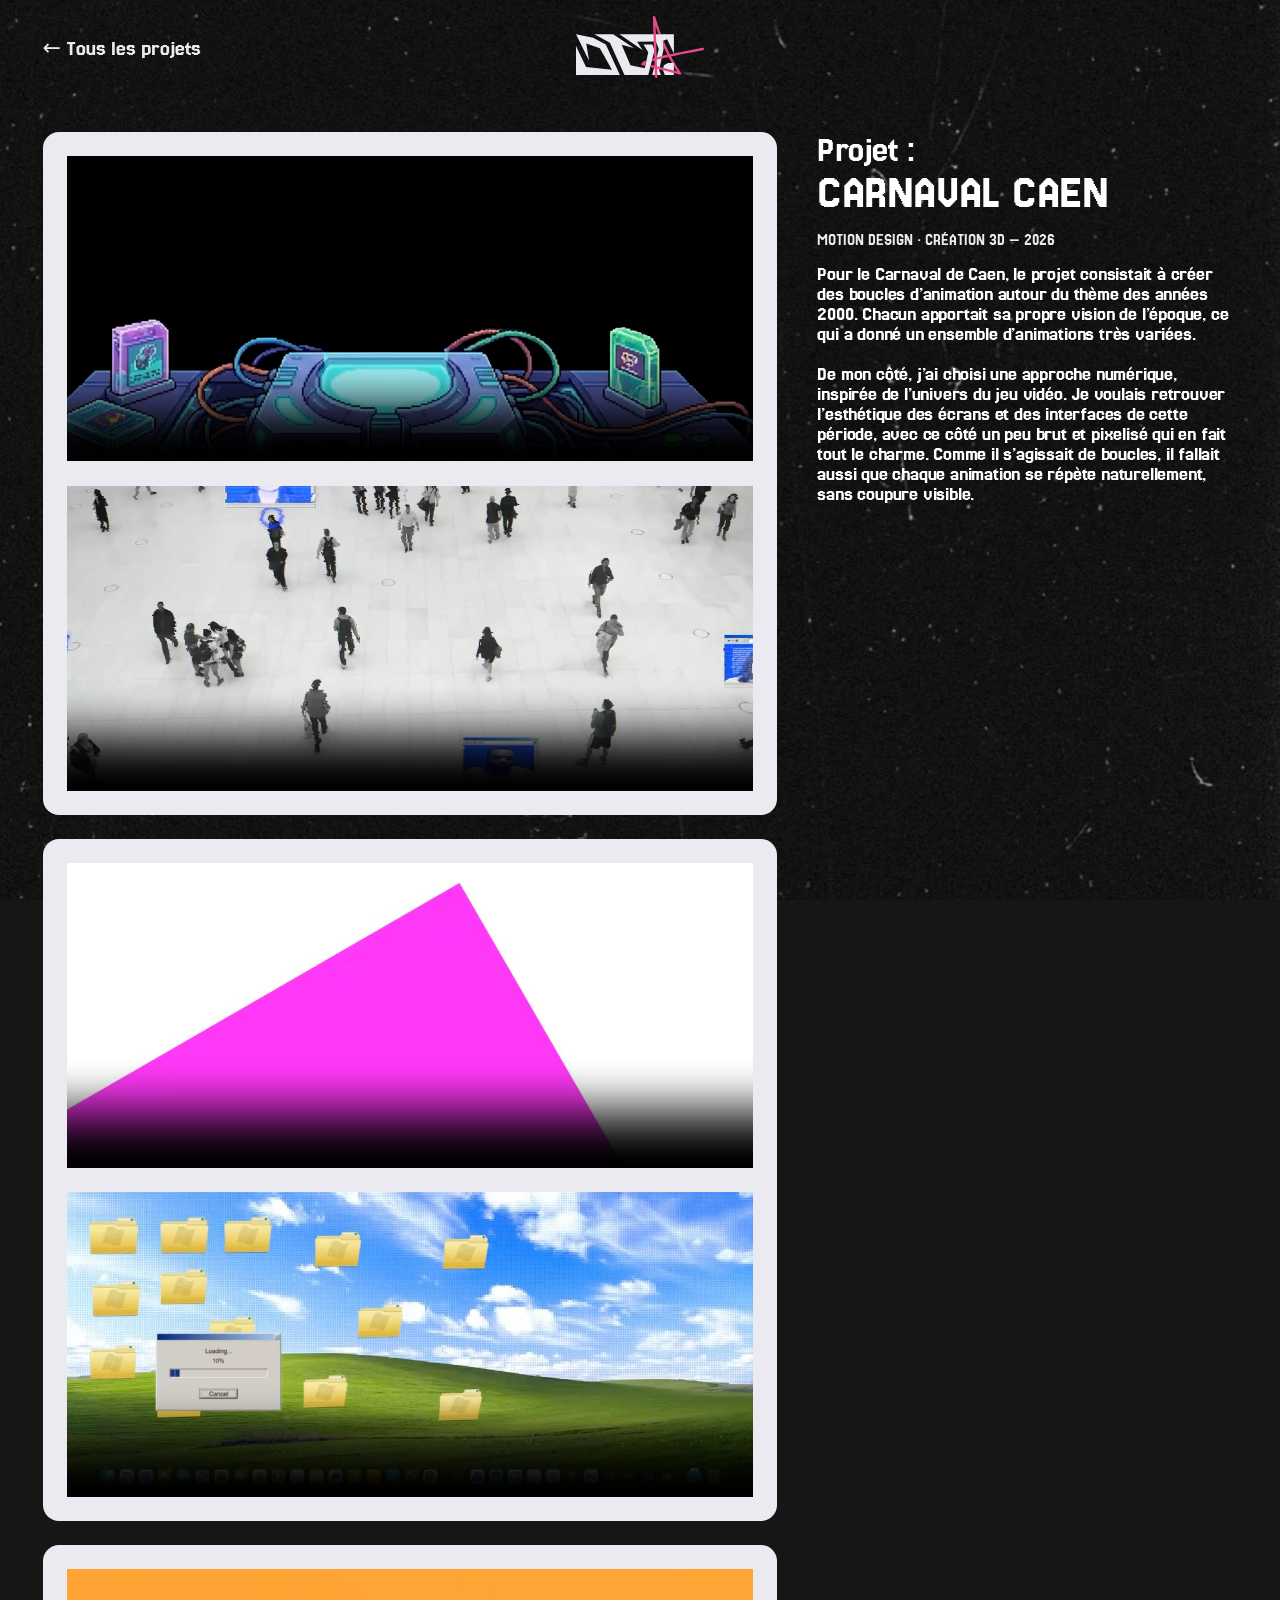
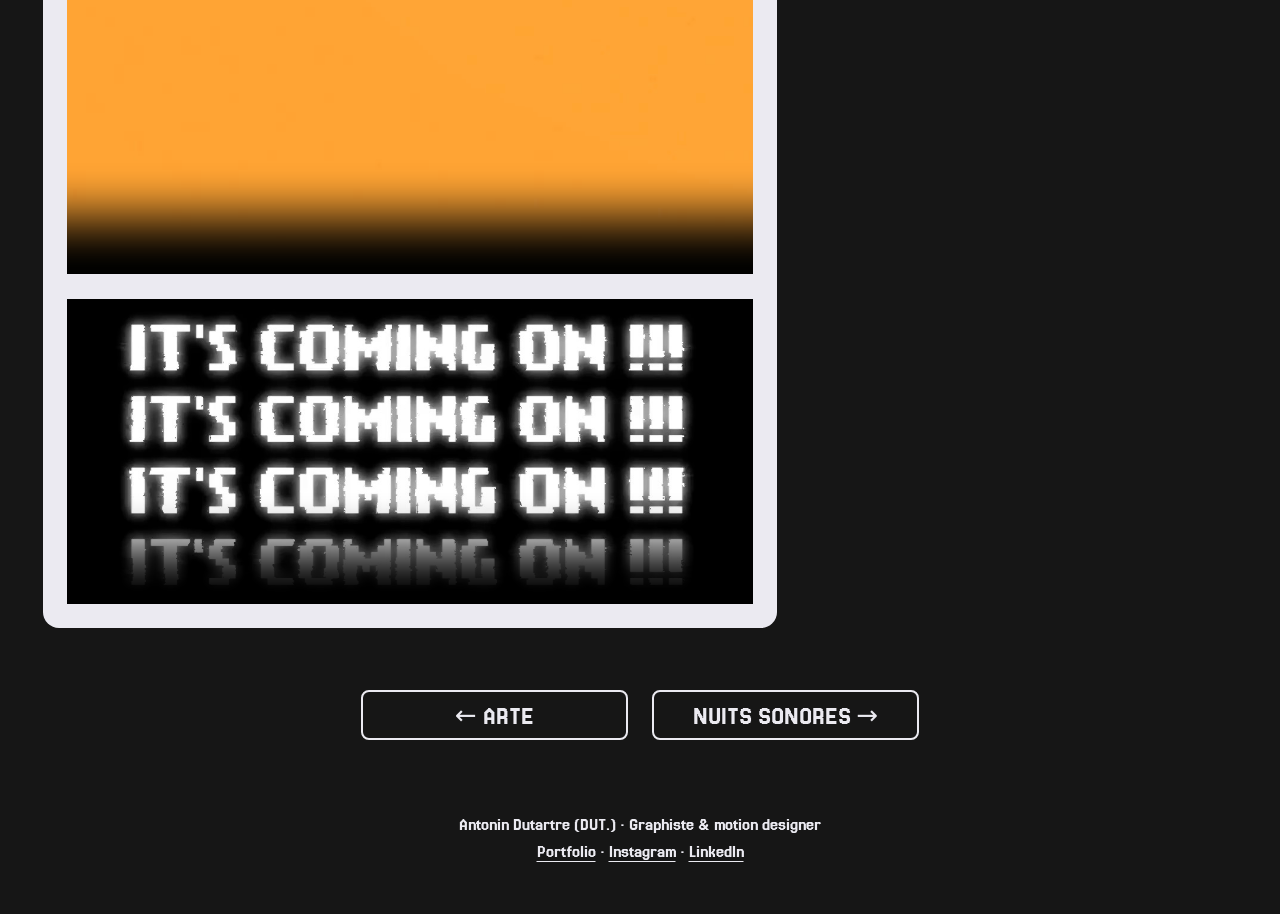
<file: projets/carnaval/index.html>
<!doctype html>
<html lang="fr">
<head>
  <meta charset="utf-8">
  <meta name="viewport" content="width=device-width, initial-scale=1">
  <title>Carnaval de Caen — Boucles d’animation et 3D | Antonin Dutartre (DUT.)</title>
  <meta name="description" content="Pour le Carnaval de Caen, le projet consistait à créer des boucles d’animation autour du thème des années 2000. Chacun apportait sa propre vision de…">
  <meta name="author" content="Antonin Dutartre">
  <link rel="canonical" href="https://dut-designn.com/projets/carnaval/">
  <meta name="theme-color" content="#161616">
  <link rel="icon" href="/assets/favicon.svg" type="image/svg+xml">
  <link rel="icon" href="/assets/favicon-48.png" type="image/png" sizes="48x48">
  <link rel="apple-touch-icon" href="/assets/apple-touch-icon.png">

  <meta property="og:type" content="article">
  <meta property="og:locale" content="fr_FR">
  <meta property="og:site_name" content="DUT. — Antonin Dutartre">
  <meta property="og:url" content="https://dut-designn.com/projets/carnaval/">
  <meta property="og:title" content="Carnaval de Caen — Boucles d’animation et 3D">
  <meta property="og:description" content="Pour le Carnaval de Caen, le projet consistait à créer des boucles d’animation autour du thème des années 2000. Chacun apportait sa propre vision de…">
  <meta property="og:image" content="https://dut-designn.com/images/vignettes/carnaval.jpg">
  <meta property="og:image:alt" content="Carnaval Caen — projet d'Antonin Dutartre">
  <meta name="twitter:card" content="summary_large_image">

  <script type="application/ld+json">
  {
    "@context": "https://schema.org",
    "@graph": [
      {
        "@type": "CreativeWork",
        "@id": "https://dut-designn.com/projets/carnaval/#projet",
        "url": "https://dut-designn.com/projets/carnaval/",
        "name": "Carnaval Caen",
        "headline": "Carnaval de Caen — Boucles d’animation et 3D",
        "description": "Pour le Carnaval de Caen, le projet consistait à créer des boucles d’animation autour du thème des années 2000. Chacun apportait sa propre vision de…",
        "text": "Pour le Carnaval de Caen, le projet consistait à créer des boucles d’animation autour du thème des années 2000. Chacun apportait sa propre vision de l’époque, ce qui a donné un ensemble d’animations très variées.\n\nDe mon côté, j’ai choisi une approche numérique, inspirée de l’univers du jeu vidéo. Je voulais retrouver l’esthétique des écrans et des interfaces de cette période, avec ce côté un peu brut et pixelisé qui en fait tout le charme. Comme il s’agissait de boucles, il fallait aussi que chaque animation se répète naturellement, sans coupure visible.",
        "genre": [
          "Motion design",
          "Création 3D"
        ],
        "inLanguage": "fr-FR",
        "creator": {
          "@type": "Person",
          "@id": "https://dut-designn.com/#antonin",
          "name": "Antonin Dutartre",
          "url": "https://dut-designn.com/"
        },
        "dateCreated": "2026",
        "image": [
          "https://dut-designn.com/images/vignettes/carnaval.jpg"
        ],
        "video": [
          {
            "@type": "VideoObject",
            "name": "Carnaval Caen — vidéo 1",
            "description": "Pour le Carnaval de Caen, le projet consistait à créer des boucles d’animation autour du thème des années 2000. Chacun apportait sa propre vision de…",
            "contentUrl": "https://dut-designn.com/images/projets/carnaval/1/1.mp4",
            "thumbnailUrl": "https://dut-designn.com/images/projets/carnaval/1/1.apercu.jpg",
            "uploadDate": "2026-10-27T17:45:14+01:00",
            "creator": {
              "@id": "https://dut-designn.com/#antonin"
            }
          },
          {
            "@type": "VideoObject",
            "name": "Carnaval Caen — vidéo 2",
            "description": "Pour le Carnaval de Caen, le projet consistait à créer des boucles d’animation autour du thème des années 2000. Chacun apportait sa propre vision de…",
            "contentUrl": "https://dut-designn.com/images/projets/carnaval/1/2.mp4",
            "thumbnailUrl": "https://dut-designn.com/images/projets/carnaval/1/2.apercu.jpg",
            "uploadDate": "2026-10-27T17:45:16+01:00",
            "creator": {
              "@id": "https://dut-designn.com/#antonin"
            }
          },
          {
            "@type": "VideoObject",
            "name": "Carnaval Caen — vidéo 3",
            "description": "Pour le Carnaval de Caen, le projet consistait à créer des boucles d’animation autour du thème des années 2000. Chacun apportait sa propre vision de…",
            "contentUrl": "https://dut-designn.com/images/projets/carnaval/2/1.mp4",
            "thumbnailUrl": "https://dut-designn.com/images/projets/carnaval/2/1.apercu.jpg",
            "uploadDate": "2026-10-27T17:45:17+01:00",
            "creator": {
              "@id": "https://dut-designn.com/#antonin"
            }
          },
          {
            "@type": "VideoObject",
            "name": "Carnaval Caen — vidéo 4",
            "description": "Pour le Carnaval de Caen, le projet consistait à créer des boucles d’animation autour du thème des années 2000. Chacun apportait sa propre vision de…",
            "contentUrl": "https://dut-designn.com/images/projets/carnaval/2/2.mp4",
            "thumbnailUrl": "https://dut-designn.com/images/projets/carnaval/2/2.apercu.jpg",
            "uploadDate": "2026-10-27T17:45:18+01:00",
            "creator": {
              "@id": "https://dut-designn.com/#antonin"
            }
          },
          {
            "@type": "VideoObject",
            "name": "Carnaval Caen — vidéo 5",
            "description": "Pour le Carnaval de Caen, le projet consistait à créer des boucles d’animation autour du thème des années 2000. Chacun apportait sa propre vision de…",
            "contentUrl": "https://dut-designn.com/images/projets/carnaval/3/1.mp4",
            "thumbnailUrl": "https://dut-designn.com/images/projets/carnaval/3/1.apercu.jpg",
            "uploadDate": "2026-10-27T17:45:19+01:00",
            "creator": {
              "@id": "https://dut-designn.com/#antonin"
            }
          },
          {
            "@type": "VideoObject",
            "name": "Carnaval Caen — vidéo 6",
            "description": "Pour le Carnaval de Caen, le projet consistait à créer des boucles d’animation autour du thème des années 2000. Chacun apportait sa propre vision de…",
            "contentUrl": "https://dut-designn.com/images/projets/carnaval/3/2.mp4",
            "thumbnailUrl": "https://dut-designn.com/images/projets/carnaval/3/2.apercu.jpg",
            "uploadDate": "2026-10-27T17:45:20+01:00",
            "creator": {
              "@id": "https://dut-designn.com/#antonin"
            }
          }
        ]
      },
      {
        "@type": "BreadcrumbList",
        "itemListElement": [
          {
            "@type": "ListItem",
            "position": 1,
            "name": "Portfolio",
            "item": "https://dut-designn.com/"
          },
          {
            "@type": "ListItem",
            "position": 2,
            "name": "Carnaval Caen",
            "item": "https://dut-designn.com/projets/carnaval/"
          }
        ]
      }
    ]
  }
  </script>

  <link rel="preconnect" href="https://fonts.googleapis.com">
  <link rel="preconnect" href="https://fonts.gstatic.com" crossorigin>
  <link href="https://fonts.googleapis.com/css2?family=Jacquarda+Bastarda+9&family=Jersey+25&display=swap" rel="stylesheet">
  <link rel="stylesheet" href="/css/style.css">
  <link rel="stylesheet" href="/css/projet.css">
</head>
<body class="fond page-projet">
  <!-- Page générée automatiquement par outils/generer_site.py : modifie js/projets.js, pas ce fichier -->
  <header class="projet__entete">
    <a class="projet__retour" href="/#motion-design">← Tous les projets</a>
    <a class="accueil__logo" href="/"><img src="/assets/svg/logo.svg" width="128" height="62" alt="DUT. — Antonin Dutartre, graphiste et motion designer"></a>
    <span class="projet__espace" aria-hidden="true"></span>
  </header>

  <main class="projet">
    <div class="projet__texte">
      <h1 class="fiche__titre projet__titre">
        <span class="fiche__surtitre">Projet :</span>
        <span>CARNAVAL CAEN</span>
      </h1>
      <p class="projet__infos">Motion design · Création 3D — 2026</p>
      <div class="fiche__description">
        <p>Pour le Carnaval de Caen, le projet consistait à créer des boucles d’animation autour du thème des années 2000. Chacun apportait sa propre vision de l’époque, ce qui a donné un ensemble d’animations très variées.</p>
        <p>De mon côté, j’ai choisi une approche numérique, inspirée de l’univers du jeu vidéo. Je voulais retrouver l’esthétique des écrans et des interfaces de cette période, avec ce côté un peu brut et pixelisé qui en fait tout le charme. Comme il s’agissait de boucles, il fallait aussi que chaque animation se répète naturellement, sans coupure visible.</p>
      </div>
    </div>

    <div class="projet__visuels">
      <div class="projet__page">
        <figure class="projet__visuel" style="--ratio:2.2500"><video src="/images/projets/carnaval/1/1.mp4" poster="/images/projets/carnaval/1/1.apercu.jpg" width="1152" height="512" muted loop playsinline controls preload="metadata" aria-label="Carnaval Caen — visuel 1 (Motion design) par Antonin Dutartre"></video></figure>
        <figure class="projet__visuel" style="--ratio:2.2500"><video src="/images/projets/carnaval/1/2.mp4" poster="/images/projets/carnaval/1/2.apercu.jpg" width="1152" height="512" muted loop playsinline controls preload="metadata" aria-label="Carnaval Caen — visuel 2 (Motion design) par Antonin Dutartre"></video></figure>
      </div>
      <div class="projet__page">
        <figure class="projet__visuel" style="--ratio:2.2500"><video src="/images/projets/carnaval/2/1.mp4" poster="/images/projets/carnaval/2/1.apercu.jpg" width="1152" height="512" muted loop playsinline controls preload="metadata" aria-label="Carnaval Caen — visuel 3 (Motion design) par Antonin Dutartre"></video></figure>
        <figure class="projet__visuel" style="--ratio:2.2500"><video src="/images/projets/carnaval/2/2.mp4" poster="/images/projets/carnaval/2/2.apercu.jpg" width="1152" height="512" muted loop playsinline controls preload="metadata" aria-label="Carnaval Caen — visuel 4 (Motion design) par Antonin Dutartre"></video></figure>
      </div>
      <div class="projet__page">
        <figure class="projet__visuel" style="--ratio:2.2500"><video src="/images/projets/carnaval/3/1.mp4" poster="/images/projets/carnaval/3/1.apercu.jpg" width="1152" height="512" muted loop playsinline controls preload="metadata" aria-label="Carnaval Caen — visuel 5 (Motion design) par Antonin Dutartre"></video></figure>
        <figure class="projet__visuel" style="--ratio:2.2500"><video src="/images/projets/carnaval/3/2.mp4" poster="/images/projets/carnaval/3/2.apercu.jpg" width="1152" height="512" muted loop playsinline controls preload="metadata" aria-label="Carnaval Caen — visuel 6 (Motion design) par Antonin Dutartre"></video></figure>
      </div>
    </div>
  </main>

  <nav class="projet__suite" aria-label="Autres projets">
    <a class="bouton" href="/projets/arte/">← Arte</a>
    <a class="bouton" href="/projets/nuits-sonores/">Nuits Sonores →</a>
  </nav>

  <footer class="projet__pied">
    <p>Antonin Dutartre (DUT.) · Graphiste &amp; motion designer</p>
    <p>
      <a href="/">Portfolio</a> ·
      <a href="https://www.instagram.com/dut_designn/" target="_blank" rel="noopener">Instagram</a> ·
      <a href="https://www.linkedin.com/in/dut-designn/" target="_blank" rel="noopener">LinkedIn</a>
    </p>
  </footer>

  <script>
    // Les vidéos ne jouent que lorsqu'elles sont visibles (au moins à moitié), comme sur l'accueil
    // Lecture refusée par le navigateur : on réessaie au premier geste du visiteur ou au retour sur l'onglet
    const actualiser = (v) => {
      if (v.visible && !document.hidden && !v.pauseVisiteur) { if (v.paused) v.play().catch(() => {}); }
      else if (!v.paused) { v.pauseAuto = true; v.pause(); }
    };
    const relancer = () => document.querySelectorAll('video').forEach(actualiser);
    const observateur = new IntersectionObserver((entrees) => entrees.forEach(({ target: v, isIntersecting, intersectionRatio }) => {
      v.visible = isIntersecting && intersectionRatio >= 0.5;
      actualiser(v);
    }), { threshold: [0, 0.5] });
    document.querySelectorAll('video').forEach((v) => {
      // Seules les pauses faites avec la barre de lecture comptent (pas celles du navigateur)
      v.addEventListener('pause', () => { if (!v.pauseAuto && !document.hidden) v.pauseVisiteur = true; v.pauseAuto = false; });
      v.addEventListener('play', () => { v.pauseVisiteur = false; });
      observateur.observe(v);
    });
    document.addEventListener('visibilitychange', relancer);
    addEventListener('pageshow', relancer);
    ['pointermove', 'pointerdown', 'keydown', 'touchstart'].forEach((t) => addEventListener(t, relancer, { capture: true, passive: true, once: true }));
  </script>
</body>
</html>
</file>
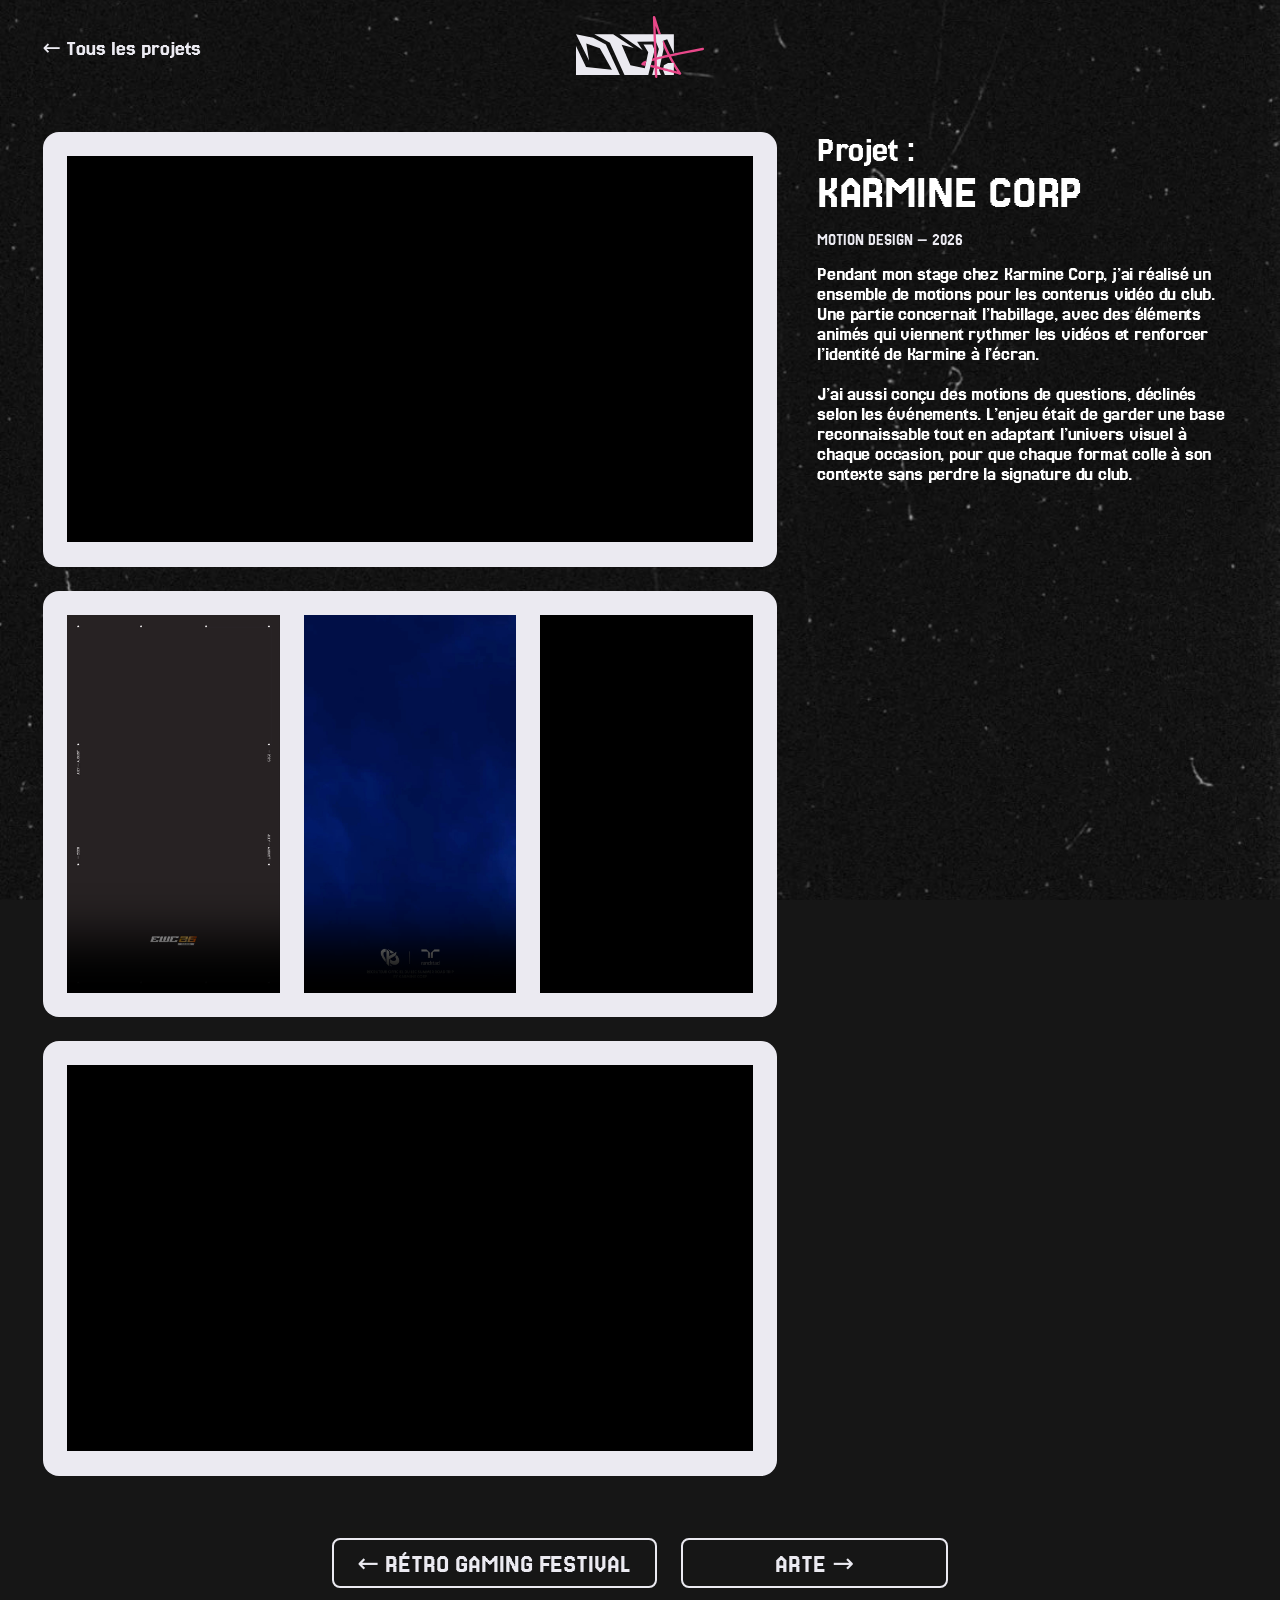
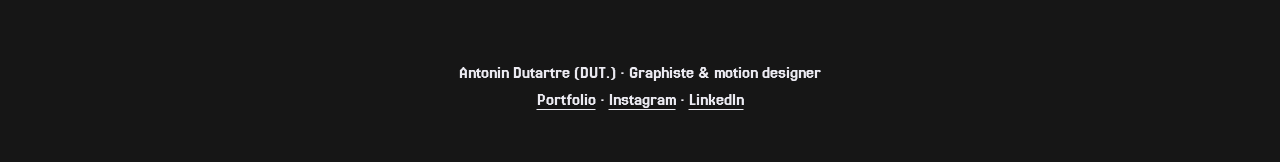
<file: projets/karmine-corp/index.html>
<!doctype html>
<html lang="fr">
<head>
  <meta charset="utf-8">
  <meta name="viewport" content="width=device-width, initial-scale=1">
  <title>Karmine Corp — Motion design et habillage vidéo | Antonin Dutartre (DUT.)</title>
  <meta name="description" content="Pendant mon stage chez Karmine Corp, j’ai réalisé un ensemble de motions pour les contenus vidéo du club. Une partie concernait l’habillage, avec des…">
  <meta name="author" content="Antonin Dutartre">
  <link rel="canonical" href="https://dut-designn.com/projets/karmine-corp/">
  <meta name="theme-color" content="#161616">
  <link rel="icon" href="/assets/favicon.svg" type="image/svg+xml">
  <link rel="icon" href="/assets/favicon-48.png" type="image/png" sizes="48x48">
  <link rel="apple-touch-icon" href="/assets/apple-touch-icon.png">

  <meta property="og:type" content="article">
  <meta property="og:locale" content="fr_FR">
  <meta property="og:site_name" content="DUT. — Antonin Dutartre">
  <meta property="og:url" content="https://dut-designn.com/projets/karmine-corp/">
  <meta property="og:title" content="Karmine Corp — Motion design et habillage vidéo">
  <meta property="og:description" content="Pendant mon stage chez Karmine Corp, j’ai réalisé un ensemble de motions pour les contenus vidéo du club. Une partie concernait l’habillage, avec des…">
  <meta property="og:image" content="https://dut-designn.com/images/vignettes/karmine-corp.jpg">
  <meta property="og:image:alt" content="Karmine Corp — projet d'Antonin Dutartre">
  <meta name="twitter:card" content="summary_large_image">

  <script type="application/ld+json">
  {
    "@context": "https://schema.org",
    "@graph": [
      {
        "@type": "CreativeWork",
        "@id": "https://dut-designn.com/projets/karmine-corp/#projet",
        "url": "https://dut-designn.com/projets/karmine-corp/",
        "name": "Karmine Corp",
        "headline": "Karmine Corp — Motion design et habillage vidéo",
        "description": "Pendant mon stage chez Karmine Corp, j’ai réalisé un ensemble de motions pour les contenus vidéo du club. Une partie concernait l’habillage, avec des…",
        "text": "Pendant mon stage chez Karmine Corp, j’ai réalisé un ensemble de motions pour les contenus vidéo du club. Une partie concernait l’habillage, avec des éléments animés qui viennent rythmer les vidéos et renforcer l’identité de Karmine à l’écran.\n\nJ’ai aussi conçu des motions de questions, déclinés selon les événements. L’enjeu était de garder une base reconnaissable tout en adaptant l’univers visuel à chaque occasion, pour que chaque format colle à son contexte sans perdre la signature du club.",
        "genre": [
          "Motion design"
        ],
        "inLanguage": "fr-FR",
        "creator": {
          "@type": "Person",
          "@id": "https://dut-designn.com/#antonin",
          "name": "Antonin Dutartre",
          "url": "https://dut-designn.com/"
        },
        "dateCreated": "2026",
        "image": [
          "https://dut-designn.com/images/vignettes/karmine-corp.jpg"
        ],
        "video": [
          {
            "@type": "VideoObject",
            "name": "Karmine Corp — vidéo 1",
            "description": "Pendant mon stage chez Karmine Corp, j’ai réalisé un ensemble de motions pour les contenus vidéo du club. Une partie concernait l’habillage, avec des…",
            "contentUrl": "https://dut-designn.com/images/projets/karmine-corp/1/1.mp4",
            "thumbnailUrl": "https://dut-designn.com/images/projets/karmine-corp/1/1.apercu.jpg",
            "uploadDate": "2026-10-27T17:45:21+01:00",
            "creator": {
              "@id": "https://dut-designn.com/#antonin"
            }
          },
          {
            "@type": "VideoObject",
            "name": "Karmine Corp — vidéo 2",
            "description": "Pendant mon stage chez Karmine Corp, j’ai réalisé un ensemble de motions pour les contenus vidéo du club. Une partie concernait l’habillage, avec des…",
            "contentUrl": "https://dut-designn.com/images/projets/karmine-corp/2/1.mp4",
            "thumbnailUrl": "https://dut-designn.com/images/projets/karmine-corp/2/1.apercu.jpg",
            "uploadDate": "2026-10-27T17:45:22+01:00",
            "creator": {
              "@id": "https://dut-designn.com/#antonin"
            }
          },
          {
            "@type": "VideoObject",
            "name": "Karmine Corp — vidéo 3",
            "description": "Pendant mon stage chez Karmine Corp, j’ai réalisé un ensemble de motions pour les contenus vidéo du club. Une partie concernait l’habillage, avec des…",
            "contentUrl": "https://dut-designn.com/images/projets/karmine-corp/2/2.mp4",
            "thumbnailUrl": "https://dut-designn.com/images/projets/karmine-corp/2/2.apercu.jpg",
            "uploadDate": "2026-10-27T17:45:24+01:00",
            "creator": {
              "@id": "https://dut-designn.com/#antonin"
            }
          },
          {
            "@type": "VideoObject",
            "name": "Karmine Corp — vidéo 4",
            "description": "Pendant mon stage chez Karmine Corp, j’ai réalisé un ensemble de motions pour les contenus vidéo du club. Une partie concernait l’habillage, avec des…",
            "contentUrl": "https://dut-designn.com/images/projets/karmine-corp/2/3.mp4",
            "thumbnailUrl": "https://dut-designn.com/images/projets/karmine-corp/2/3.apercu.jpg",
            "uploadDate": "2026-06-04T16:35:45+02:00",
            "creator": {
              "@id": "https://dut-designn.com/#antonin"
            }
          },
          {
            "@type": "VideoObject",
            "name": "Karmine Corp — vidéo 5",
            "description": "Pendant mon stage chez Karmine Corp, j’ai réalisé un ensemble de motions pour les contenus vidéo du club. Une partie concernait l’habillage, avec des…",
            "contentUrl": "https://dut-designn.com/images/projets/karmine-corp/3/1.mp4",
            "thumbnailUrl": "https://dut-designn.com/images/projets/karmine-corp/3/1.apercu.jpg",
            "uploadDate": "2026-10-27T17:45:25+01:00",
            "creator": {
              "@id": "https://dut-designn.com/#antonin"
            }
          }
        ]
      },
      {
        "@type": "BreadcrumbList",
        "itemListElement": [
          {
            "@type": "ListItem",
            "position": 1,
            "name": "Portfolio",
            "item": "https://dut-designn.com/"
          },
          {
            "@type": "ListItem",
            "position": 2,
            "name": "Karmine Corp",
            "item": "https://dut-designn.com/projets/karmine-corp/"
          }
        ]
      }
    ]
  }
  </script>

  <link rel="preconnect" href="https://fonts.googleapis.com">
  <link rel="preconnect" href="https://fonts.gstatic.com" crossorigin>
  <link href="https://fonts.googleapis.com/css2?family=Jacquarda+Bastarda+9&family=Jersey+25&display=swap" rel="stylesheet">
  <link rel="stylesheet" href="/css/style.css">
  <link rel="stylesheet" href="/css/projet.css">
</head>
<body class="fond page-projet">
  <!-- Page générée automatiquement par outils/generer_site.py : modifie js/projets.js, pas ce fichier -->
  <header class="projet__entete">
    <a class="projet__retour" href="/#motion-design">← Tous les projets</a>
    <a class="accueil__logo" href="/"><img src="/assets/svg/logo.svg" width="128" height="62" alt="DUT. — Antonin Dutartre, graphiste et motion designer"></a>
    <span class="projet__espace" aria-hidden="true"></span>
  </header>

  <main class="projet">
    <div class="projet__texte">
      <h1 class="fiche__titre projet__titre">
        <span class="fiche__surtitre">Projet :</span>
        <span>KARMINE CORP</span>
      </h1>
      <p class="projet__infos">Motion design — 2026</p>
      <div class="fiche__description">
        <p>Pendant mon stage chez Karmine Corp, j’ai réalisé un ensemble de motions pour les contenus vidéo du club. Une partie concernait l’habillage, avec des éléments animés qui viennent rythmer les vidéos et renforcer l’identité de Karmine à l’écran.</p>
        <p>J’ai aussi conçu des motions de questions, déclinés selon les événements. L’enjeu était de garder une base reconnaissable tout en adaptant l’univers visuel à chaque occasion, pour que chaque format colle à son contexte sans perdre la signature du club.</p>
      </div>
    </div>

    <div class="projet__visuels">
      <div class="projet__page">
        <figure class="projet__visuel" style="--ratio:1.7778"><video src="/images/projets/karmine-corp/1/1.mp4" poster="/images/projets/karmine-corp/1/1.apercu.jpg" width="1280" height="720" muted loop playsinline controls preload="metadata" aria-label="Karmine Corp — visuel 1 (Motion design) par Antonin Dutartre"></video></figure>
      </div>
      <div class="projet__page">
        <figure class="projet__visuel" style="--ratio:0.5625"><video src="/images/projets/karmine-corp/2/1.mp4" poster="/images/projets/karmine-corp/2/1.apercu.jpg" width="720" height="1280" muted loop playsinline controls preload="metadata" aria-label="Karmine Corp — visuel 2 (Motion design) par Antonin Dutartre"></video></figure>
        <figure class="projet__visuel" style="--ratio:0.5625"><video src="/images/projets/karmine-corp/2/2.mp4" poster="/images/projets/karmine-corp/2/2.apercu.jpg" width="720" height="1280" muted loop playsinline controls preload="metadata" aria-label="Karmine Corp — visuel 3 (Motion design) par Antonin Dutartre"></video></figure>
        <figure class="projet__visuel" style="--ratio:0.5625"><video src="/images/projets/karmine-corp/2/3.mp4" poster="/images/projets/karmine-corp/2/3.apercu.jpg" width="720" height="1280" muted loop playsinline controls preload="metadata" aria-label="Karmine Corp — visuel 4 (Motion design) par Antonin Dutartre"></video></figure>
      </div>
      <div class="projet__page">
        <figure class="projet__visuel" style="--ratio:1.7778"><video src="/images/projets/karmine-corp/3/1.mp4" poster="/images/projets/karmine-corp/3/1.apercu.jpg" width="1280" height="720" muted loop playsinline controls preload="metadata" aria-label="Karmine Corp — visuel 5 (Motion design) par Antonin Dutartre"></video></figure>
      </div>
    </div>
  </main>

  <nav class="projet__suite" aria-label="Autres projets">
    <a class="bouton" href="/projets/retro-gaming/">← Rétro Gaming Festival</a>
    <a class="bouton" href="/projets/arte/">Arte →</a>
  </nav>

  <footer class="projet__pied">
    <p>Antonin Dutartre (DUT.) · Graphiste &amp; motion designer</p>
    <p>
      <a href="/">Portfolio</a> ·
      <a href="https://www.instagram.com/dut_designn/" target="_blank" rel="noopener">Instagram</a> ·
      <a href="https://www.linkedin.com/in/dut-designn/" target="_blank" rel="noopener">LinkedIn</a>
    </p>
  </footer>

  <script>
    // Les vidéos ne jouent que lorsqu'elles sont visibles (au moins à moitié), comme sur l'accueil
    // Lecture refusée par le navigateur : on réessaie au premier geste du visiteur ou au retour sur l'onglet
    const actualiser = (v) => {
      if (v.visible && !document.hidden && !v.pauseVisiteur) { if (v.paused) v.play().catch(() => {}); }
      else if (!v.paused) { v.pauseAuto = true; v.pause(); }
    };
    const relancer = () => document.querySelectorAll('video').forEach(actualiser);
    const observateur = new IntersectionObserver((entrees) => entrees.forEach(({ target: v, isIntersecting, intersectionRatio }) => {
      v.visible = isIntersecting && intersectionRatio >= 0.5;
      actualiser(v);
    }), { threshold: [0, 0.5] });
    document.querySelectorAll('video').forEach((v) => {
      // Seules les pauses faites avec la barre de lecture comptent (pas celles du navigateur)
      v.addEventListener('pause', () => { if (!v.pauseAuto && !document.hidden) v.pauseVisiteur = true; v.pauseAuto = false; });
      v.addEventListener('play', () => { v.pauseVisiteur = false; });
      observateur.observe(v);
    });
    document.addEventListener('visibilitychange', relancer);
    addEventListener('pageshow', relancer);
    ['pointermove', 'pointerdown', 'keydown', 'touchstart'].forEach((t) => addEventListener(t, relancer, { capture: true, passive: true, once: true }));
  </script>
</body>
</html>
</file>
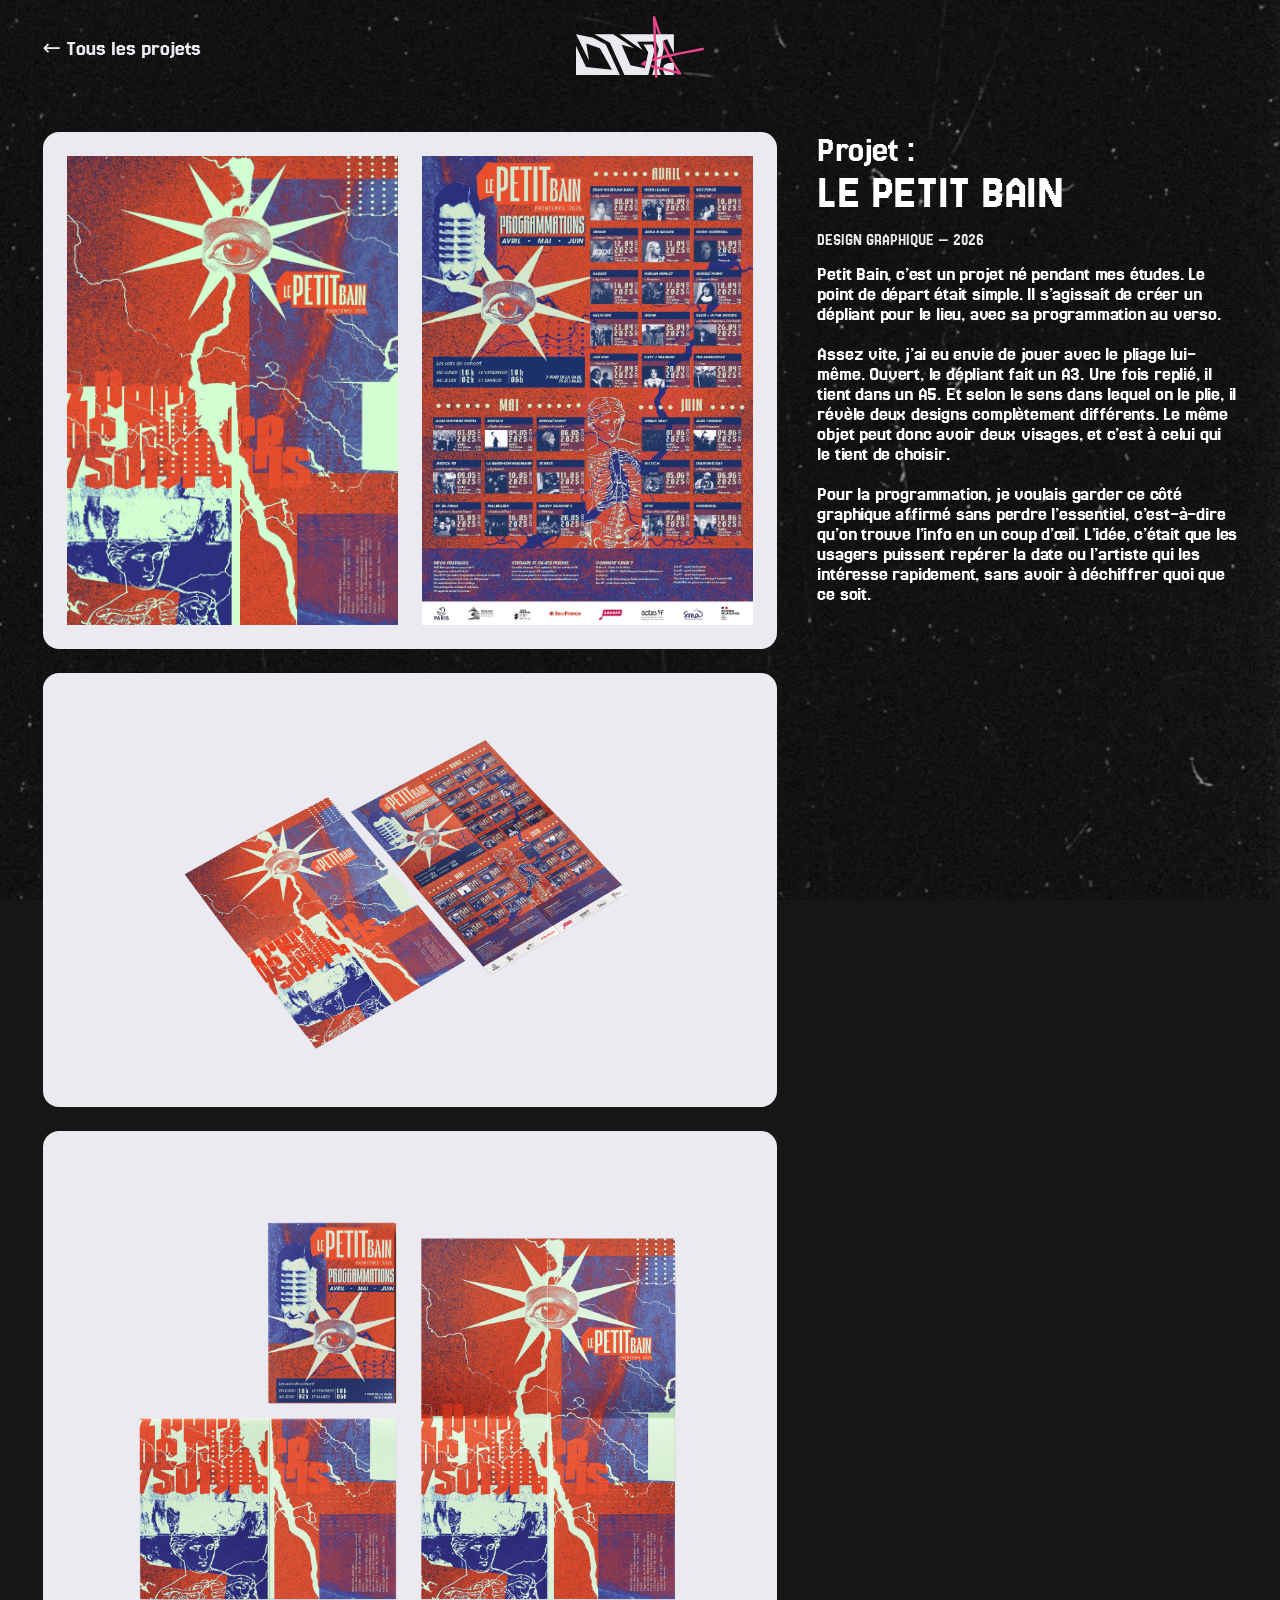
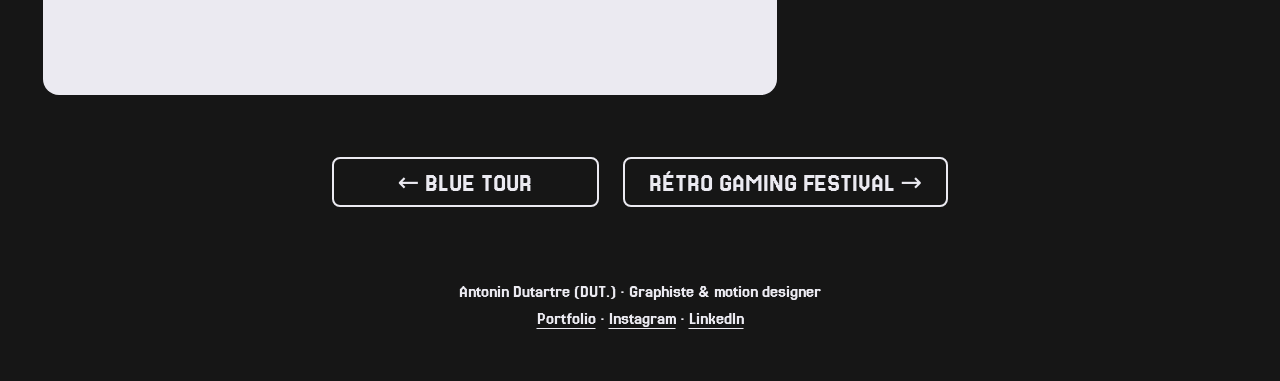
<file: projets/le-petit-bain/index.html>
<!doctype html>
<html lang="fr">
<head>
  <meta charset="utf-8">
  <meta name="viewport" content="width=device-width, initial-scale=1">
  <title>Le Petit Bain — Dépliant et programmation | Antonin Dutartre (DUT.)</title>
  <meta name="description" content="Petit Bain, c’est un projet né pendant mes études. Le point de départ était simple. Il s’agissait de créer un dépliant pour le lieu, avec sa programmation…">
  <meta name="author" content="Antonin Dutartre">
  <link rel="canonical" href="https://dut-designn.com/projets/le-petit-bain/">
  <meta name="theme-color" content="#161616">
  <link rel="icon" href="/assets/favicon.svg" type="image/svg+xml">
  <link rel="icon" href="/assets/favicon-48.png" type="image/png" sizes="48x48">
  <link rel="apple-touch-icon" href="/assets/apple-touch-icon.png">

  <meta property="og:type" content="article">
  <meta property="og:locale" content="fr_FR">
  <meta property="og:site_name" content="DUT. — Antonin Dutartre">
  <meta property="og:url" content="https://dut-designn.com/projets/le-petit-bain/">
  <meta property="og:title" content="Le Petit Bain — Dépliant et programmation">
  <meta property="og:description" content="Petit Bain, c’est un projet né pendant mes études. Le point de départ était simple. Il s’agissait de créer un dépliant pour le lieu, avec sa programmation…">
  <meta property="og:image" content="https://dut-designn.com/images/vignettes/le-petit-bain.jpg">
  <meta property="og:image:alt" content="Le Petit Bain — projet d'Antonin Dutartre">
  <meta name="twitter:card" content="summary_large_image">

  <script type="application/ld+json">
  {
    "@context": "https://schema.org",
    "@graph": [
      {
        "@type": "CreativeWork",
        "@id": "https://dut-designn.com/projets/le-petit-bain/#projet",
        "url": "https://dut-designn.com/projets/le-petit-bain/",
        "name": "Le Petit Bain",
        "headline": "Le Petit Bain — Dépliant et programmation",
        "description": "Petit Bain, c’est un projet né pendant mes études. Le point de départ était simple. Il s’agissait de créer un dépliant pour le lieu, avec sa programmation…",
        "text": "Petit Bain, c’est un projet né pendant mes études. Le point de départ était simple. Il s’agissait de créer un dépliant pour le lieu, avec sa programmation au verso.\n\nAssez vite, j’ai eu envie de jouer avec le pliage lui-même. Ouvert, le dépliant fait un A3. Une fois replié, il tient dans un A5. Et selon le sens dans lequel on le plie, il révèle deux designs complètement différents. Le même objet peut donc avoir deux visages, et c’est à celui qui le tient de choisir.\n\nPour la programmation, je voulais garder ce côté graphique affirmé sans perdre l’essentiel, c’est-à-dire qu’on trouve l’info en un coup d’œil. L’idée, c’était que les usagers puissent repérer la date ou l’artiste qui les intéresse rapidement, sans avoir à déchiffrer quoi que ce soit.",
        "genre": [
          "Design graphique"
        ],
        "inLanguage": "fr-FR",
        "creator": {
          "@type": "Person",
          "@id": "https://dut-designn.com/#antonin",
          "name": "Antonin Dutartre",
          "url": "https://dut-designn.com/"
        },
        "dateCreated": "2026",
        "image": [
          "https://dut-designn.com/images/vignettes/le-petit-bain.jpg",
          "https://dut-designn.com/images/projets/le-petit-bain/1/1.jpg",
          "https://dut-designn.com/images/projets/le-petit-bain/1/2.jpg",
          "https://dut-designn.com/images/projets/le-petit-bain/2/1.png",
          "https://dut-designn.com/images/projets/le-petit-bain/3/1.png"
        ]
      },
      {
        "@type": "BreadcrumbList",
        "itemListElement": [
          {
            "@type": "ListItem",
            "position": 1,
            "name": "Portfolio",
            "item": "https://dut-designn.com/"
          },
          {
            "@type": "ListItem",
            "position": 2,
            "name": "Le Petit Bain",
            "item": "https://dut-designn.com/projets/le-petit-bain/"
          }
        ]
      }
    ]
  }
  </script>

  <link rel="preconnect" href="https://fonts.googleapis.com">
  <link rel="preconnect" href="https://fonts.gstatic.com" crossorigin>
  <link href="https://fonts.googleapis.com/css2?family=Jacquarda+Bastarda+9&family=Jersey+25&display=swap" rel="stylesheet">
  <link rel="stylesheet" href="/css/style.css">
  <link rel="stylesheet" href="/css/projet.css">
</head>
<body class="fond page-projet">
  <!-- Page générée automatiquement par outils/generer_site.py : modifie js/projets.js, pas ce fichier -->
  <header class="projet__entete">
    <a class="projet__retour" href="/#design-graphique">← Tous les projets</a>
    <a class="accueil__logo" href="/"><img src="/assets/svg/logo.svg" width="128" height="62" alt="DUT. — Antonin Dutartre, graphiste et motion designer"></a>
    <span class="projet__espace" aria-hidden="true"></span>
  </header>

  <main class="projet">
    <div class="projet__texte">
      <h1 class="fiche__titre projet__titre">
        <span class="fiche__surtitre">Projet :</span>
        <span>LE PETIT BAIN</span>
      </h1>
      <p class="projet__infos">Design graphique — 2026</p>
      <div class="fiche__description">
        <p>Petit Bain, c’est un projet né pendant mes études. Le point de départ était simple. Il s’agissait de créer un dépliant pour le lieu, avec sa programmation au verso.</p>
        <p>Assez vite, j’ai eu envie de jouer avec le pliage lui-même. Ouvert, le dépliant fait un A3. Une fois replié, il tient dans un A5. Et selon le sens dans lequel on le plie, il révèle deux designs complètement différents. Le même objet peut donc avoir deux visages, et c’est à celui qui le tient de choisir.</p>
        <p>Pour la programmation, je voulais garder ce côté graphique affirmé sans perdre l’essentiel, c’est-à-dire qu’on trouve l’info en un coup d’œil. L’idée, c’était que les usagers puissent repérer la date ou l’artiste qui les intéresse rapidement, sans avoir à déchiffrer quoi que ce soit.</p>
      </div>
    </div>

    <div class="projet__visuels">
      <div class="projet__page">
        <figure class="projet__visuel" style="--ratio:0.7070"><img src="/images/projets/le-petit-bain/1/1.jpg" width="1414" height="2000" alt="Le Petit Bain — visuel 1 (Design graphique) par Antonin Dutartre" decoding="async"></figure>
        <figure class="projet__visuel" style="--ratio:0.7070"><img src="/images/projets/le-petit-bain/1/2.jpg" width="842" height="1191" alt="Le Petit Bain — visuel 2 (Design graphique) par Antonin Dutartre" loading="lazy" decoding="async"></figure>
      </div>
      <div class="projet__page">
        <figure class="projet__visuel" style="--ratio:1.7778"><img src="/images/projets/le-petit-bain/2/1.png" width="2000" height="1125" alt="Le Petit Bain — visuel 3 (Design graphique) par Antonin Dutartre" loading="lazy" decoding="async"></figure>
      </div>
      <div class="projet__page">
        <figure class="projet__visuel" style="--ratio:1.3333"><img src="/images/projets/le-petit-bain/3/1.png" width="2000" height="1500" alt="Le Petit Bain — visuel 4 (Design graphique) par Antonin Dutartre" loading="lazy" decoding="async"></figure>
      </div>
    </div>
  </main>

  <nav class="projet__suite" aria-label="Autres projets">
    <a class="bouton" href="/projets/blue-tour/">← Blue Tour</a>
    <a class="bouton" href="/projets/retro-gaming/">Rétro Gaming Festival →</a>
  </nav>

  <footer class="projet__pied">
    <p>Antonin Dutartre (DUT.) · Graphiste &amp; motion designer</p>
    <p>
      <a href="/">Portfolio</a> ·
      <a href="https://www.instagram.com/dut_designn/" target="_blank" rel="noopener">Instagram</a> ·
      <a href="https://www.linkedin.com/in/dut-designn/" target="_blank" rel="noopener">LinkedIn</a>
    </p>
  </footer>

  <script>
    // Les vidéos ne jouent que lorsqu'elles sont visibles (au moins à moitié), comme sur l'accueil
    // Lecture refusée par le navigateur : on réessaie au premier geste du visiteur ou au retour sur l'onglet
    const actualiser = (v) => {
      if (v.visible && !document.hidden && !v.pauseVisiteur) { if (v.paused) v.play().catch(() => {}); }
      else if (!v.paused) { v.pauseAuto = true; v.pause(); }
    };
    const relancer = () => document.querySelectorAll('video').forEach(actualiser);
    const observateur = new IntersectionObserver((entrees) => entrees.forEach(({ target: v, isIntersecting, intersectionRatio }) => {
      v.visible = isIntersecting && intersectionRatio >= 0.5;
      actualiser(v);
    }), { threshold: [0, 0.5] });
    document.querySelectorAll('video').forEach((v) => {
      // Seules les pauses faites avec la barre de lecture comptent (pas celles du navigateur)
      v.addEventListener('pause', () => { if (!v.pauseAuto && !document.hidden) v.pauseVisiteur = true; v.pauseAuto = false; });
      v.addEventListener('play', () => { v.pauseVisiteur = false; });
      observateur.observe(v);
    });
    document.addEventListener('visibilitychange', relancer);
    addEventListener('pageshow', relancer);
    ['pointermove', 'pointerdown', 'keydown', 'touchstart'].forEach((t) => addEventListener(t, relancer, { capture: true, passive: true, once: true }));
  </script>
</body>
</html>
</file>
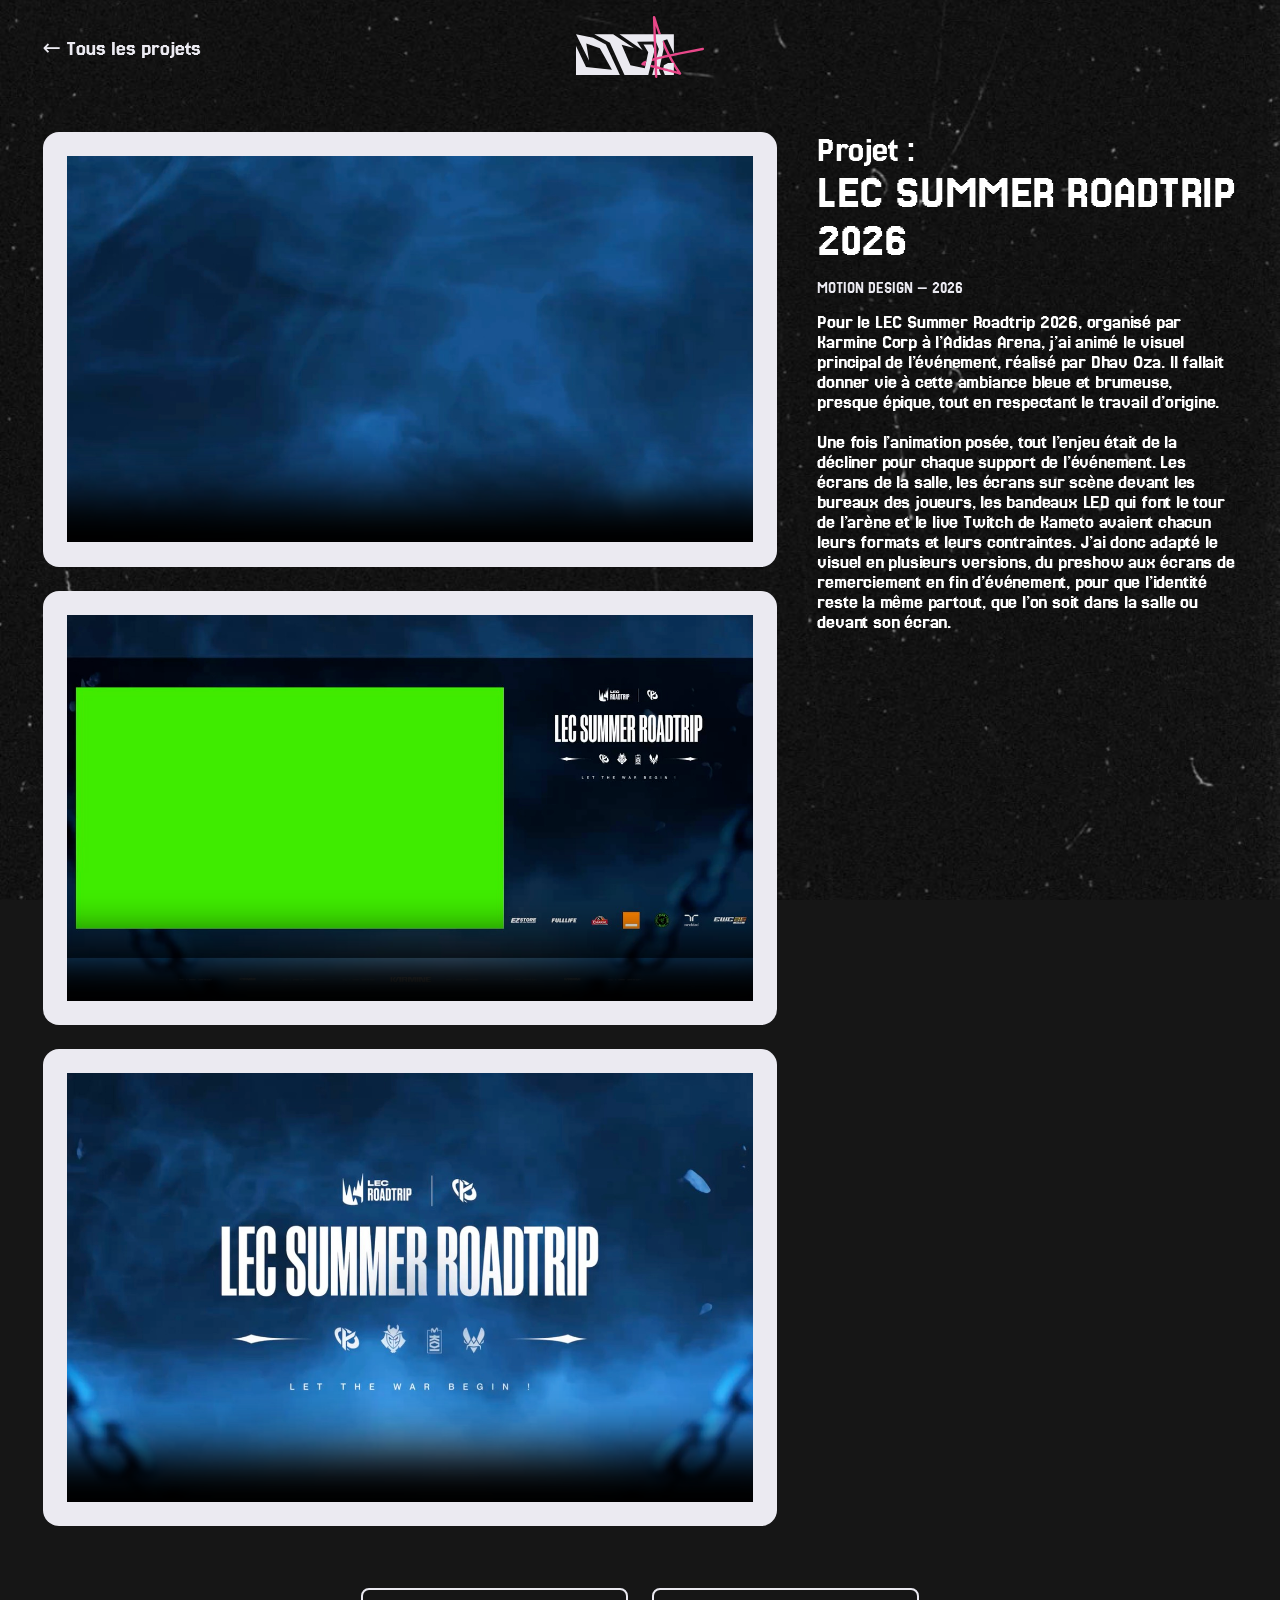
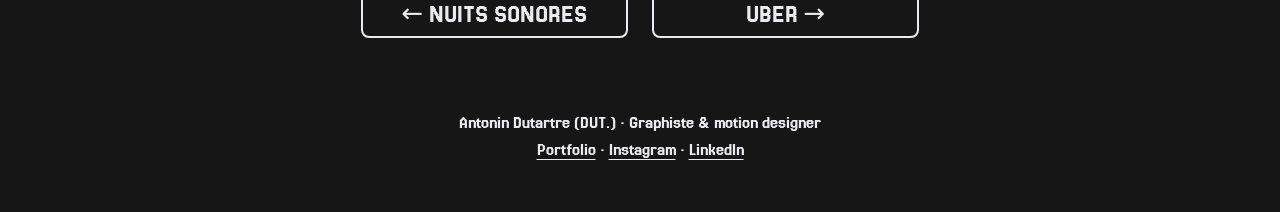
<file: projets/lec/index.html>
<!doctype html>
<html lang="fr">
<head>
  <meta charset="utf-8">
  <meta name="viewport" content="width=device-width, initial-scale=1">
  <title>LEC Summer Roadtrip 2026 — Animation du key visual | Antonin Dutartre (DUT.)</title>
  <meta name="description" content="Pour le LEC Summer Roadtrip 2026, organisé par Karmine Corp à l’Adidas Arena, j’ai animé le visuel principal de l’événement, réalisé par Dhav Oza. Il…">
  <meta name="author" content="Antonin Dutartre">
  <link rel="canonical" href="https://dut-designn.com/projets/lec/">
  <meta name="theme-color" content="#161616">
  <link rel="icon" href="/assets/favicon.svg" type="image/svg+xml">
  <link rel="icon" href="/assets/favicon-48.png" type="image/png" sizes="48x48">
  <link rel="apple-touch-icon" href="/assets/apple-touch-icon.png">

  <meta property="og:type" content="article">
  <meta property="og:locale" content="fr_FR">
  <meta property="og:site_name" content="DUT. — Antonin Dutartre">
  <meta property="og:url" content="https://dut-designn.com/projets/lec/">
  <meta property="og:title" content="LEC Summer Roadtrip 2026 — Animation du key visual">
  <meta property="og:description" content="Pour le LEC Summer Roadtrip 2026, organisé par Karmine Corp à l’Adidas Arena, j’ai animé le visuel principal de l’événement, réalisé par Dhav Oza. Il…">
  <meta property="og:image" content="https://dut-designn.com/images/vignettes/lec.jpg">
  <meta property="og:image:alt" content="LEC Summer Roadtrip 2026 — projet d'Antonin Dutartre">
  <meta name="twitter:card" content="summary_large_image">

  <script type="application/ld+json">
  {
    "@context": "https://schema.org",
    "@graph": [
      {
        "@type": "CreativeWork",
        "@id": "https://dut-designn.com/projets/lec/#projet",
        "url": "https://dut-designn.com/projets/lec/",
        "name": "LEC Summer Roadtrip 2026",
        "headline": "LEC Summer Roadtrip 2026 — Animation du key visual",
        "description": "Pour le LEC Summer Roadtrip 2026, organisé par Karmine Corp à l’Adidas Arena, j’ai animé le visuel principal de l’événement, réalisé par Dhav Oza. Il…",
        "text": "Pour le LEC Summer Roadtrip 2026, organisé par Karmine Corp à l’Adidas Arena, j’ai animé le visuel principal de l’événement, réalisé par Dhav Oza. Il fallait donner vie à cette ambiance bleue et brumeuse, presque épique, tout en respectant le travail d’origine.\n\nUne fois l’animation posée, tout l’enjeu était de la décliner pour chaque support de l’événement. Les écrans de la salle, les écrans sur scène devant les bureaux des joueurs, les bandeaux LED qui font le tour de l’arène et le live Twitch de Kameto avaient chacun leurs formats et leurs contraintes. J’ai donc adapté le visuel en plusieurs versions, du preshow aux écrans de remerciement en fin d’événement, pour que l’identité reste la même partout, que l’on soit dans la salle ou devant son écran.",
        "genre": [
          "Motion design"
        ],
        "inLanguage": "fr-FR",
        "creator": {
          "@type": "Person",
          "@id": "https://dut-designn.com/#antonin",
          "name": "Antonin Dutartre",
          "url": "https://dut-designn.com/"
        },
        "dateCreated": "2026",
        "image": [
          "https://dut-designn.com/images/vignettes/lec.jpg"
        ],
        "video": [
          {
            "@type": "VideoObject",
            "name": "LEC Summer Roadtrip 2026 — vidéo 1",
            "description": "Pour le LEC Summer Roadtrip 2026, organisé par Karmine Corp à l’Adidas Arena, j’ai animé le visuel principal de l’événement, réalisé par Dhav Oza. Il…",
            "contentUrl": "https://dut-designn.com/images/projets/lec/1/1.mp4",
            "thumbnailUrl": "https://dut-designn.com/images/projets/lec/1/1.apercu.jpg",
            "uploadDate": "2026-10-27T17:45:31+01:00",
            "creator": {
              "@id": "https://dut-designn.com/#antonin"
            }
          },
          {
            "@type": "VideoObject",
            "name": "LEC Summer Roadtrip 2026 — vidéo 2",
            "description": "Pour le LEC Summer Roadtrip 2026, organisé par Karmine Corp à l’Adidas Arena, j’ai animé le visuel principal de l’événement, réalisé par Dhav Oza. Il…",
            "contentUrl": "https://dut-designn.com/images/projets/lec/2/1.mp4",
            "thumbnailUrl": "https://dut-designn.com/images/projets/lec/2/1.apercu.jpg",
            "uploadDate": "2026-10-27T17:45:37+01:00",
            "creator": {
              "@id": "https://dut-designn.com/#antonin"
            }
          },
          {
            "@type": "VideoObject",
            "name": "LEC Summer Roadtrip 2026 — vidéo 3",
            "description": "Pour le LEC Summer Roadtrip 2026, organisé par Karmine Corp à l’Adidas Arena, j’ai animé le visuel principal de l’événement, réalisé par Dhav Oza. Il…",
            "contentUrl": "https://dut-designn.com/images/projets/lec/3/1.mp4",
            "thumbnailUrl": "https://dut-designn.com/images/projets/lec/3/1.apercu.jpg",
            "uploadDate": "2026-10-27T18:15:22+01:00",
            "creator": {
              "@id": "https://dut-designn.com/#antonin"
            }
          }
        ]
      },
      {
        "@type": "BreadcrumbList",
        "itemListElement": [
          {
            "@type": "ListItem",
            "position": 1,
            "name": "Portfolio",
            "item": "https://dut-designn.com/"
          },
          {
            "@type": "ListItem",
            "position": 2,
            "name": "LEC Summer Roadtrip 2026",
            "item": "https://dut-designn.com/projets/lec/"
          }
        ]
      }
    ]
  }
  </script>

  <link rel="preconnect" href="https://fonts.googleapis.com">
  <link rel="preconnect" href="https://fonts.gstatic.com" crossorigin>
  <link href="https://fonts.googleapis.com/css2?family=Jacquarda+Bastarda+9&family=Jersey+25&display=swap" rel="stylesheet">
  <link rel="stylesheet" href="/css/style.css">
  <link rel="stylesheet" href="/css/projet.css">
</head>
<body class="fond page-projet">
  <!-- Page générée automatiquement par outils/generer_site.py : modifie js/projets.js, pas ce fichier -->
  <header class="projet__entete">
    <a class="projet__retour" href="/#motion-design">← Tous les projets</a>
    <a class="accueil__logo" href="/"><img src="/assets/svg/logo.svg" width="128" height="62" alt="DUT. — Antonin Dutartre, graphiste et motion designer"></a>
    <span class="projet__espace" aria-hidden="true"></span>
  </header>

  <main class="projet">
    <div class="projet__texte">
      <h1 class="fiche__titre projet__titre">
        <span class="fiche__surtitre">Projet :</span>
        <span>LEC SUMMER ROADTRIP 2026</span>
      </h1>
      <p class="projet__infos">Motion design — 2026</p>
      <div class="fiche__description">
        <p>Pour le LEC Summer Roadtrip 2026, organisé par Karmine Corp à l’Adidas Arena, j’ai animé le visuel principal de l’événement, réalisé par Dhav Oza. Il fallait donner vie à cette ambiance bleue et brumeuse, presque épique, tout en respectant le travail d’origine.</p>
        <p>Une fois l’animation posée, tout l’enjeu était de la décliner pour chaque support de l’événement. Les écrans de la salle, les écrans sur scène devant les bureaux des joueurs, les bandeaux LED qui font le tour de l’arène et le live Twitch de Kameto avaient chacun leurs formats et leurs contraintes. J’ai donc adapté le visuel en plusieurs versions, du preshow aux écrans de remerciement en fin d’événement, pour que l’identité reste la même partout, que l’on soit dans la salle ou devant son écran.</p>
      </div>
    </div>

    <div class="projet__visuels">
      <div class="projet__page">
        <figure class="projet__visuel" style="--ratio:1.7778"><video src="/images/projets/lec/1/1.mp4" poster="/images/projets/lec/1/1.apercu.jpg" width="1280" height="720" muted loop playsinline controls preload="metadata" aria-label="LEC Summer Roadtrip 2026 — visuel 1 (Motion design) par Antonin Dutartre"></video></figure>
      </div>
      <div class="projet__page">
        <figure class="projet__visuel" style="--ratio:1.7778"><video src="/images/projets/lec/2/1.mp4" poster="/images/projets/lec/2/1.apercu.jpg" width="1280" height="720" muted loop playsinline controls preload="metadata" aria-label="LEC Summer Roadtrip 2026 — visuel 2 (Motion design) par Antonin Dutartre"></video></figure>
      </div>
      <div class="projet__page">
        <figure class="projet__visuel" style="--ratio:1.6020"><video src="/images/projets/lec/3/1.mp4" poster="/images/projets/lec/3/1.apercu.jpg" width="1280" height="799" muted loop playsinline controls preload="metadata" aria-label="LEC Summer Roadtrip 2026 — visuel 3 (Motion design) par Antonin Dutartre"></video></figure>
      </div>
    </div>
  </main>

  <nav class="projet__suite" aria-label="Autres projets">
    <a class="bouton" href="/projets/nuits-sonores/">← Nuits Sonores</a>
    <a class="bouton" href="/projets/uber/">Uber →</a>
  </nav>

  <footer class="projet__pied">
    <p>Antonin Dutartre (DUT.) · Graphiste &amp; motion designer</p>
    <p>
      <a href="/">Portfolio</a> ·
      <a href="https://www.instagram.com/dut_designn/" target="_blank" rel="noopener">Instagram</a> ·
      <a href="https://www.linkedin.com/in/dut-designn/" target="_blank" rel="noopener">LinkedIn</a>
    </p>
  </footer>

  <script>
    // Les vidéos ne jouent que lorsqu'elles sont visibles (au moins à moitié), comme sur l'accueil
    // Lecture refusée par le navigateur : on réessaie au premier geste du visiteur ou au retour sur l'onglet
    const actualiser = (v) => {
      if (v.visible && !document.hidden && !v.pauseVisiteur) { if (v.paused) v.play().catch(() => {}); }
      else if (!v.paused) { v.pauseAuto = true; v.pause(); }
    };
    const relancer = () => document.querySelectorAll('video').forEach(actualiser);
    const observateur = new IntersectionObserver((entrees) => entrees.forEach(({ target: v, isIntersecting, intersectionRatio }) => {
      v.visible = isIntersecting && intersectionRatio >= 0.5;
      actualiser(v);
    }), { threshold: [0, 0.5] });
    document.querySelectorAll('video').forEach((v) => {
      // Seules les pauses faites avec la barre de lecture comptent (pas celles du navigateur)
      v.addEventListener('pause', () => { if (!v.pauseAuto && !document.hidden) v.pauseVisiteur = true; v.pauseAuto = false; });
      v.addEventListener('play', () => { v.pauseVisiteur = false; });
      observateur.observe(v);
    });
    document.addEventListener('visibilitychange', relancer);
    addEventListener('pageshow', relancer);
    ['pointermove', 'pointerdown', 'keydown', 'touchstart'].forEach((t) => addEventListener(t, relancer, { capture: true, passive: true, once: true }));
  </script>
</body>
</html>
</file>
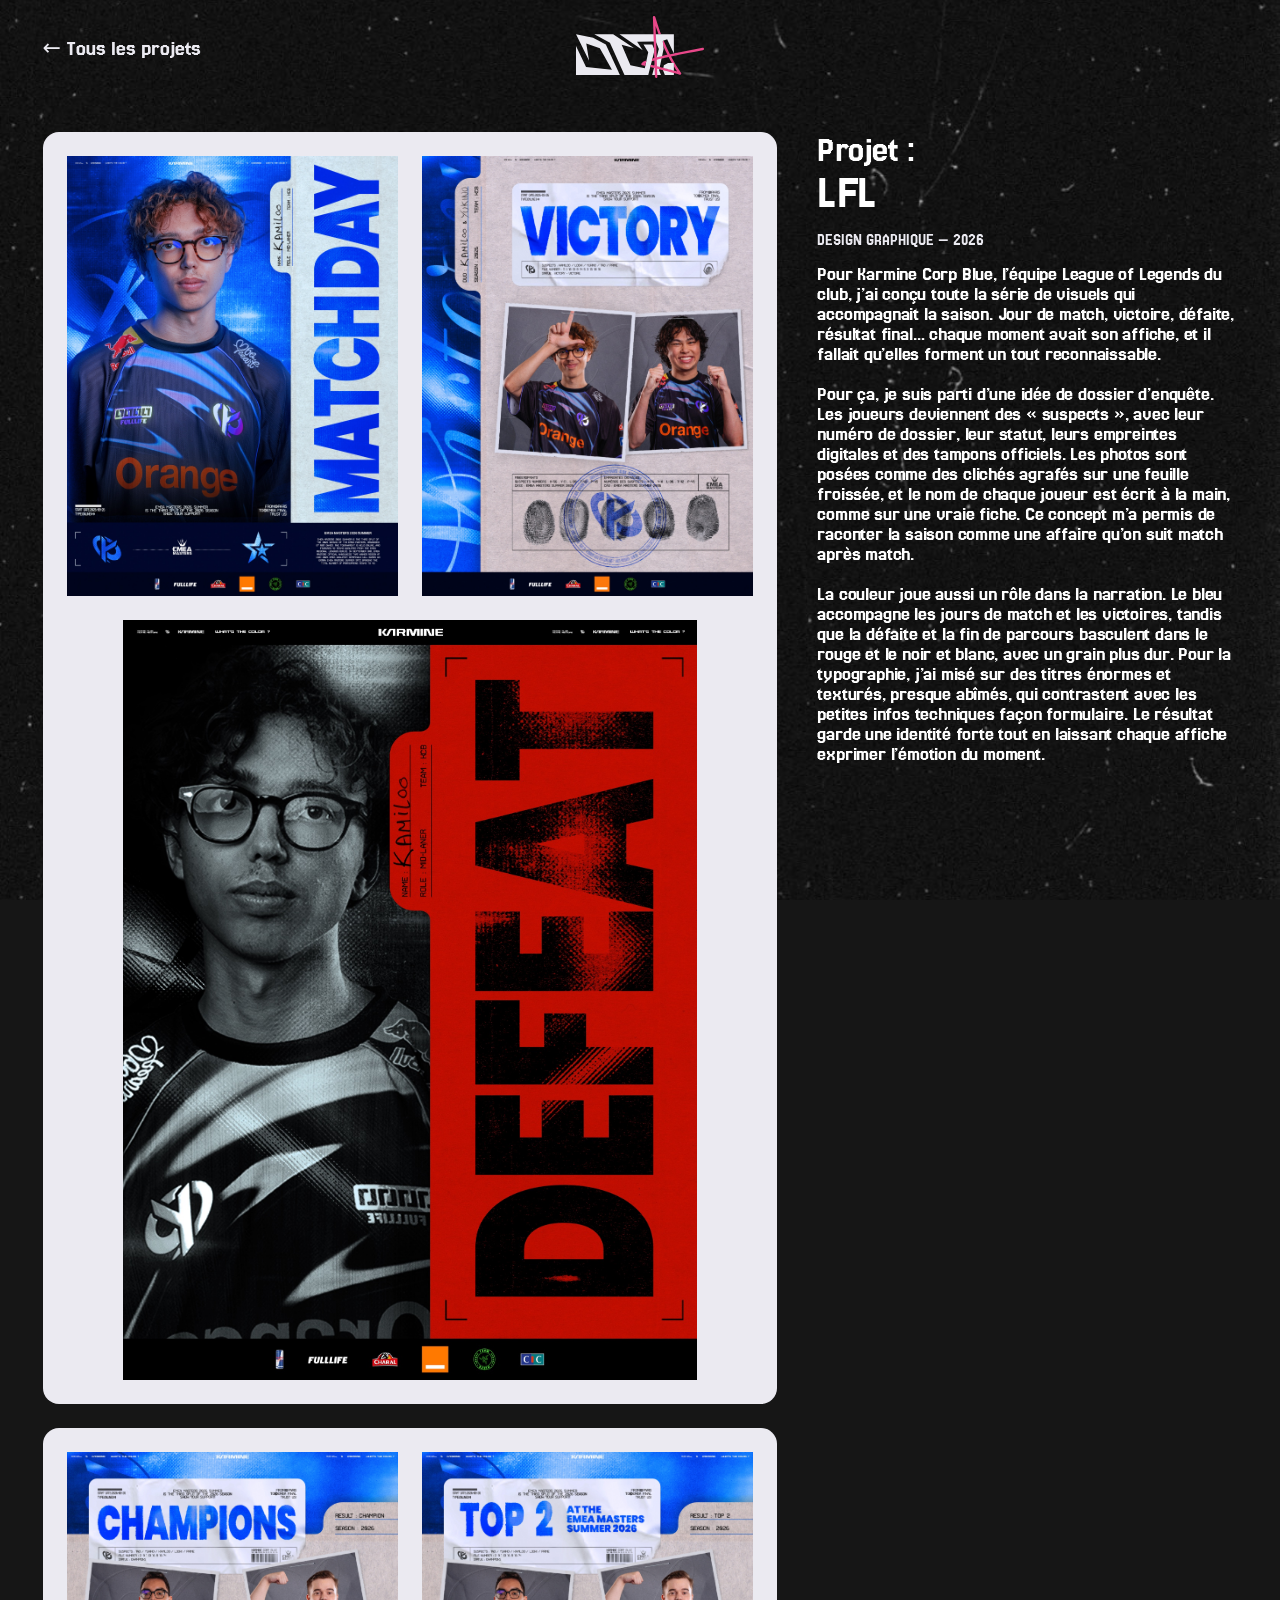
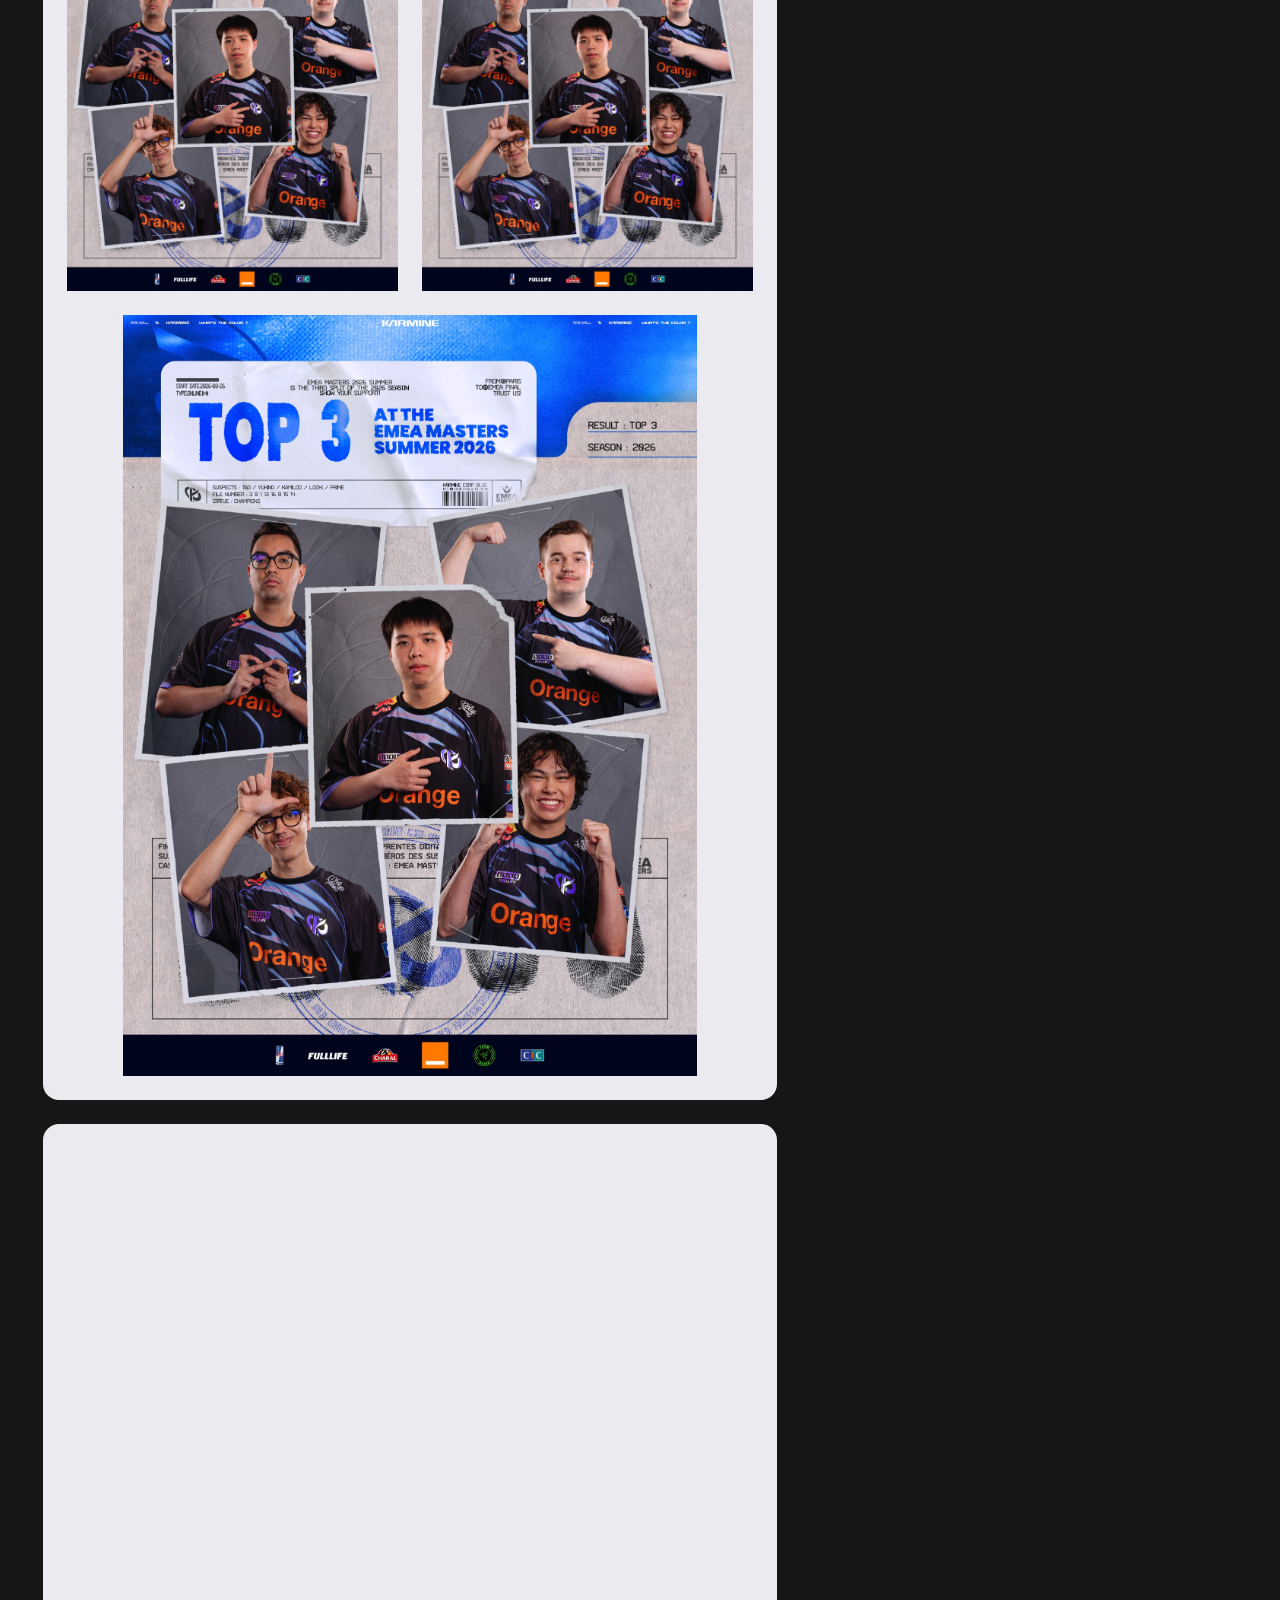
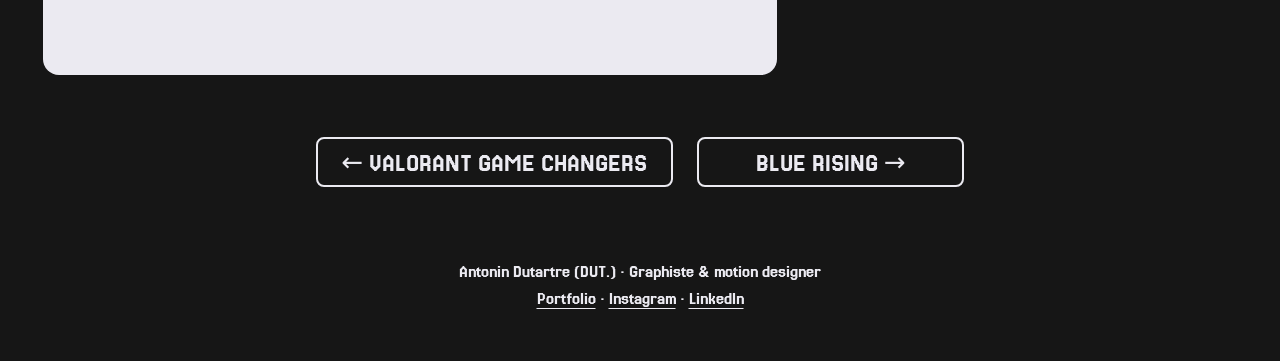
<file: projets/lfl/index.html>
<!doctype html>
<html lang="fr">
<head>
  <meta charset="utf-8">
  <meta name="viewport" content="width=device-width, initial-scale=1">
  <title>LFL — Affiches de match pour Karmine Corp Blue | Antonin Dutartre (DUT.)</title>
  <meta name="description" content="Pour Karmine Corp Blue, l’équipe League of Legends du club, j’ai conçu toute la série de visuels qui accompagnait la saison. Jour de match, victoire…">
  <meta name="author" content="Antonin Dutartre">
  <link rel="canonical" href="https://dut-designn.com/projets/lfl/">
  <meta name="theme-color" content="#161616">
  <link rel="icon" href="/assets/favicon.svg" type="image/svg+xml">
  <link rel="icon" href="/assets/favicon-48.png" type="image/png" sizes="48x48">
  <link rel="apple-touch-icon" href="/assets/apple-touch-icon.png">

  <meta property="og:type" content="article">
  <meta property="og:locale" content="fr_FR">
  <meta property="og:site_name" content="DUT. — Antonin Dutartre">
  <meta property="og:url" content="https://dut-designn.com/projets/lfl/">
  <meta property="og:title" content="LFL — Affiches de match pour Karmine Corp Blue">
  <meta property="og:description" content="Pour Karmine Corp Blue, l’équipe League of Legends du club, j’ai conçu toute la série de visuels qui accompagnait la saison. Jour de match, victoire…">
  <meta property="og:image" content="https://dut-designn.com/images/vignettes/lfl.jpg">
  <meta property="og:image:alt" content="LFL — projet d'Antonin Dutartre">
  <meta name="twitter:card" content="summary_large_image">

  <script type="application/ld+json">
  {
    "@context": "https://schema.org",
    "@graph": [
      {
        "@type": "CreativeWork",
        "@id": "https://dut-designn.com/projets/lfl/#projet",
        "url": "https://dut-designn.com/projets/lfl/",
        "name": "LFL",
        "headline": "LFL — Affiches de match pour Karmine Corp Blue",
        "description": "Pour Karmine Corp Blue, l’équipe League of Legends du club, j’ai conçu toute la série de visuels qui accompagnait la saison. Jour de match, victoire…",
        "text": "Pour Karmine Corp Blue, l’équipe League of Legends du club, j’ai conçu toute la série de visuels qui accompagnait la saison. Jour de match, victoire, défaite, résultat final… chaque moment avait son affiche, et il fallait qu’elles forment un tout reconnaissable.\n\nPour ça, je suis parti d’une idée de dossier d’enquête. Les joueurs deviennent des « suspects », avec leur numéro de dossier, leur statut, leurs empreintes digitales et des tampons officiels. Les photos sont posées comme des clichés agrafés sur une feuille froissée, et le nom de chaque joueur est écrit à la main, comme sur une vraie fiche. Ce concept m’a permis de raconter la saison comme une affaire qu’on suit match après match.\n\nLa couleur joue aussi un rôle dans la narration. Le bleu accompagne les jours de match et les victoires, tandis que la défaite et la fin de parcours basculent dans le rouge et le noir et blanc, avec un grain plus dur. Pour la typographie, j’ai misé sur des titres énormes et texturés, presque abîmés, qui contrastent avec les petites infos techniques façon formulaire. Le résultat garde une identité forte tout en laissant chaque affiche exprimer l’émotion du moment.",
        "genre": [
          "Design graphique"
        ],
        "inLanguage": "fr-FR",
        "creator": {
          "@type": "Person",
          "@id": "https://dut-designn.com/#antonin",
          "name": "Antonin Dutartre",
          "url": "https://dut-designn.com/"
        },
        "dateCreated": "2026",
        "image": [
          "https://dut-designn.com/images/vignettes/lfl.jpg",
          "https://dut-designn.com/images/projets/lfl/1/1.jpg",
          "https://dut-designn.com/images/projets/lfl/1/2.jpg",
          "https://dut-designn.com/images/projets/lfl/1/3.jpg",
          "https://dut-designn.com/images/projets/lfl/2/1.jpg",
          "https://dut-designn.com/images/projets/lfl/2/2.jpg",
          "https://dut-designn.com/images/projets/lfl/2/3.jpg",
          "https://dut-designn.com/images/projets/lfl/3/1.jpg",
          "https://dut-designn.com/images/projets/lfl/3/2.jpg"
        ]
      },
      {
        "@type": "BreadcrumbList",
        "itemListElement": [
          {
            "@type": "ListItem",
            "position": 1,
            "name": "Portfolio",
            "item": "https://dut-designn.com/"
          },
          {
            "@type": "ListItem",
            "position": 2,
            "name": "LFL",
            "item": "https://dut-designn.com/projets/lfl/"
          }
        ]
      }
    ]
  }
  </script>

  <link rel="preconnect" href="https://fonts.googleapis.com">
  <link rel="preconnect" href="https://fonts.gstatic.com" crossorigin>
  <link href="https://fonts.googleapis.com/css2?family=Jacquarda+Bastarda+9&family=Jersey+25&display=swap" rel="stylesheet">
  <link rel="stylesheet" href="/css/style.css">
  <link rel="stylesheet" href="/css/projet.css">
</head>
<body class="fond page-projet">
  <!-- Page générée automatiquement par outils/generer_site.py : modifie js/projets.js, pas ce fichier -->
  <header class="projet__entete">
    <a class="projet__retour" href="/#design-graphique">← Tous les projets</a>
    <a class="accueil__logo" href="/"><img src="/assets/svg/logo.svg" width="128" height="62" alt="DUT. — Antonin Dutartre, graphiste et motion designer"></a>
    <span class="projet__espace" aria-hidden="true"></span>
  </header>

  <main class="projet">
    <div class="projet__texte">
      <h1 class="fiche__titre projet__titre">
        <span class="fiche__surtitre">Projet :</span>
        <span>LFL</span>
      </h1>
      <p class="projet__infos">Design graphique — 2026</p>
      <div class="fiche__description">
        <p>Pour Karmine Corp Blue, l’équipe League of Legends du club, j’ai conçu toute la série de visuels qui accompagnait la saison. Jour de match, victoire, défaite, résultat final… chaque moment avait son affiche, et il fallait qu’elles forment un tout reconnaissable.</p>
        <p>Pour ça, je suis parti d’une idée de dossier d’enquête. Les joueurs deviennent des « suspects », avec leur numéro de dossier, leur statut, leurs empreintes digitales et des tampons officiels. Les photos sont posées comme des clichés agrafés sur une feuille froissée, et le nom de chaque joueur est écrit à la main, comme sur une vraie fiche. Ce concept m’a permis de raconter la saison comme une affaire qu’on suit match après match.</p>
        <p>La couleur joue aussi un rôle dans la narration. Le bleu accompagne les jours de match et les victoires, tandis que la défaite et la fin de parcours basculent dans le rouge et le noir et blanc, avec un grain plus dur. Pour la typographie, j’ai misé sur des titres énormes et texturés, presque abîmés, qui contrastent avec les petites infos techniques façon formulaire. Le résultat garde une identité forte tout en laissant chaque affiche exprimer l’émotion du moment.</p>
      </div>
    </div>

    <div class="projet__visuels">
      <div class="projet__page">
        <figure class="projet__visuel" style="--ratio:0.7545"><img src="/images/projets/lfl/1/1.jpg" width="1509" height="2000" alt="LFL — visuel 1 (Design graphique) par Antonin Dutartre" decoding="async"></figure>
        <figure class="projet__visuel" style="--ratio:0.7545"><img src="/images/projets/lfl/1/2.jpg" width="1509" height="2000" alt="LFL — visuel 2 (Design graphique) par Antonin Dutartre" loading="lazy" decoding="async"></figure>
        <figure class="projet__visuel" style="--ratio:0.7545"><img src="/images/projets/lfl/1/3.jpg" width="1509" height="2000" alt="LFL — visuel 3 (Design graphique) par Antonin Dutartre" loading="lazy" decoding="async"></figure>
      </div>
      <div class="projet__page">
        <figure class="projet__visuel" style="--ratio:0.7545"><img src="/images/projets/lfl/2/1.jpg" width="1509" height="2000" alt="LFL — visuel 4 (Design graphique) par Antonin Dutartre" loading="lazy" decoding="async"></figure>
        <figure class="projet__visuel" style="--ratio:0.7545"><img src="/images/projets/lfl/2/2.jpg" width="1509" height="2000" alt="LFL — visuel 5 (Design graphique) par Antonin Dutartre" loading="lazy" decoding="async"></figure>
        <figure class="projet__visuel" style="--ratio:0.7545"><img src="/images/projets/lfl/2/3.jpg" width="1509" height="2000" alt="LFL — visuel 6 (Design graphique) par Antonin Dutartre" loading="lazy" decoding="async"></figure>
      </div>
      <div class="projet__page">
        <figure class="projet__visuel" style="--ratio:0.7545"><img src="/images/projets/lfl/3/1.jpg" width="1509" height="2000" alt="LFL — visuel 7 (Design graphique) par Antonin Dutartre" loading="lazy" decoding="async"></figure>
        <figure class="projet__visuel" style="--ratio:0.5625"><img src="/images/projets/lfl/3/2.jpg" width="1080" height="1920" alt="LFL — visuel 8 (Design graphique) par Antonin Dutartre" loading="lazy" decoding="async"></figure>
      </div>
    </div>
  </main>

  <nav class="projet__suite" aria-label="Autres projets">
    <a class="bouton" href="/projets/vgc/">← Valorant Game Changers</a>
    <a class="bouton" href="/projets/blue-rising/">Blue Rising →</a>
  </nav>

  <footer class="projet__pied">
    <p>Antonin Dutartre (DUT.) · Graphiste &amp; motion designer</p>
    <p>
      <a href="/">Portfolio</a> ·
      <a href="https://www.instagram.com/dut_designn/" target="_blank" rel="noopener">Instagram</a> ·
      <a href="https://www.linkedin.com/in/dut-designn/" target="_blank" rel="noopener">LinkedIn</a>
    </p>
  </footer>

  <script>
    // Les vidéos ne jouent que lorsqu'elles sont visibles (au moins à moitié), comme sur l'accueil
    // Lecture refusée par le navigateur : on réessaie au premier geste du visiteur ou au retour sur l'onglet
    const actualiser = (v) => {
      if (v.visible && !document.hidden && !v.pauseVisiteur) { if (v.paused) v.play().catch(() => {}); }
      else if (!v.paused) { v.pauseAuto = true; v.pause(); }
    };
    const relancer = () => document.querySelectorAll('video').forEach(actualiser);
    const observateur = new IntersectionObserver((entrees) => entrees.forEach(({ target: v, isIntersecting, intersectionRatio }) => {
      v.visible = isIntersecting && intersectionRatio >= 0.5;
      actualiser(v);
    }), { threshold: [0, 0.5] });
    document.querySelectorAll('video').forEach((v) => {
      // Seules les pauses faites avec la barre de lecture comptent (pas celles du navigateur)
      v.addEventListener('pause', () => { if (!v.pauseAuto && !document.hidden) v.pauseVisiteur = true; v.pauseAuto = false; });
      v.addEventListener('play', () => { v.pauseVisiteur = false; });
      observateur.observe(v);
    });
    document.addEventListener('visibilitychange', relancer);
    addEventListener('pageshow', relancer);
    ['pointermove', 'pointerdown', 'keydown', 'touchstart'].forEach((t) => addEventListener(t, relancer, { capture: true, passive: true, once: true }));
  </script>
</body>
</html>
</file>
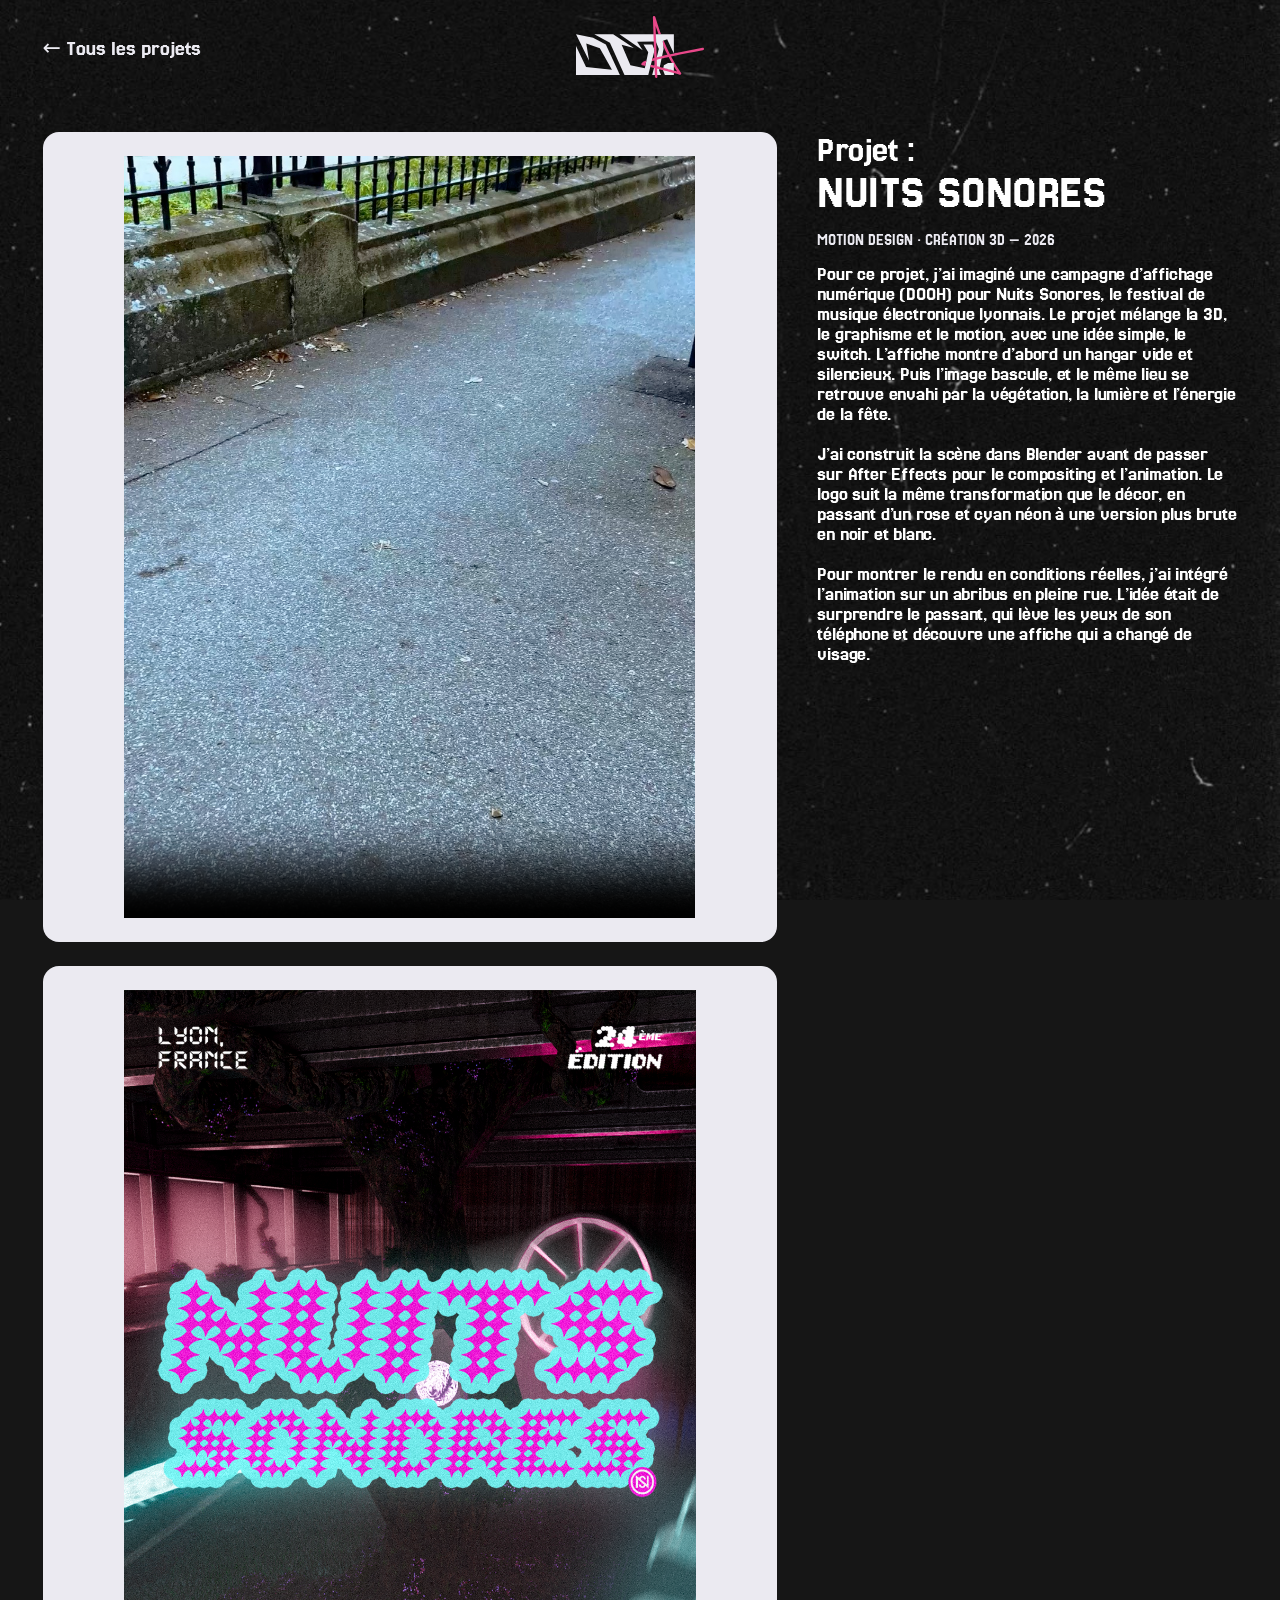
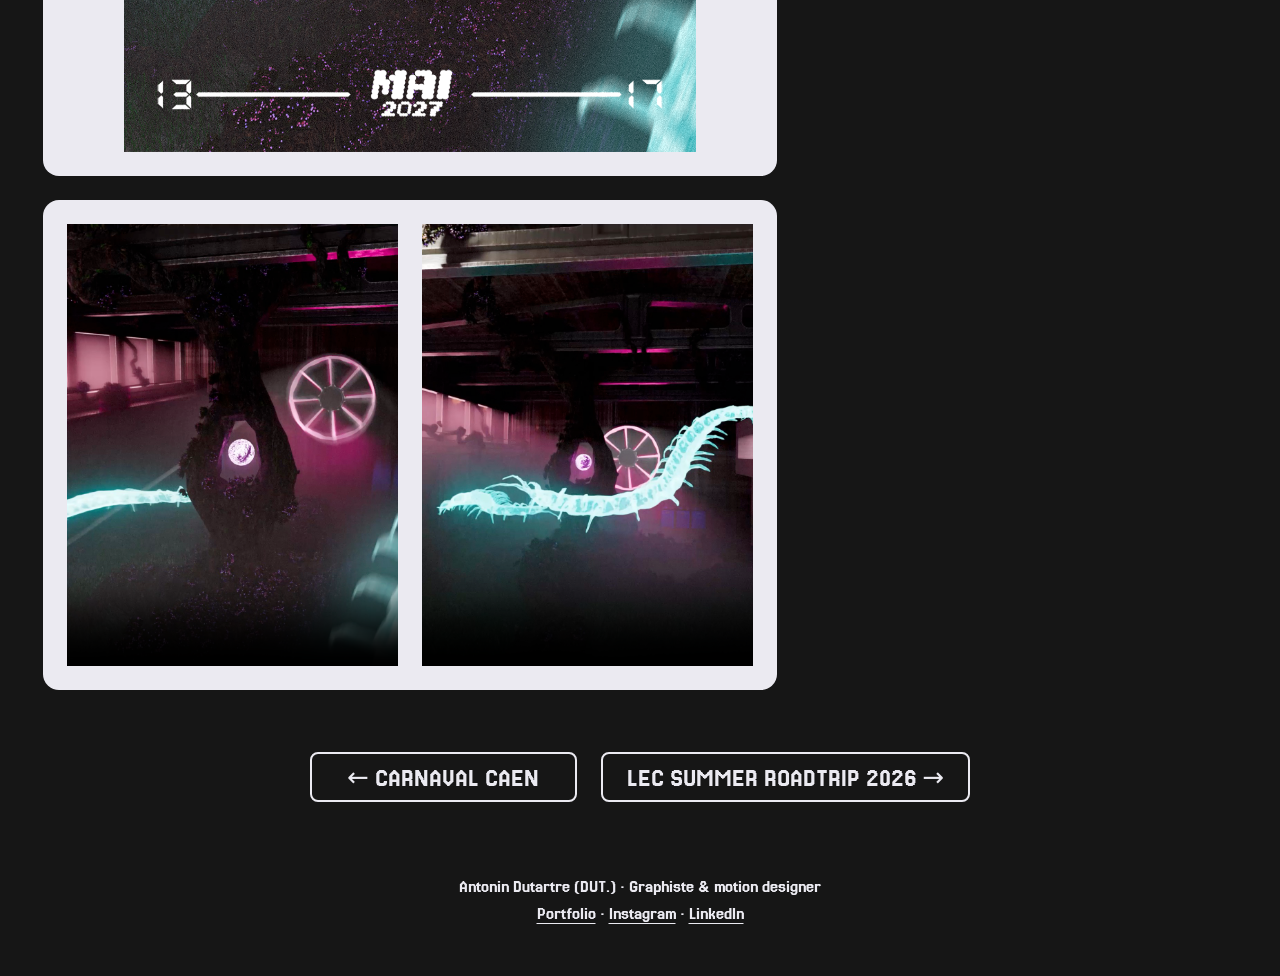
<file: projets/nuits-sonores/index.html>
<!doctype html>
<html lang="fr">
<head>
  <meta charset="utf-8">
  <meta name="viewport" content="width=device-width, initial-scale=1">
  <title>Nuits Sonores — Affichage numérique 3D et motion | Antonin Dutartre (DUT.)</title>
  <meta name="description" content="Pour ce projet, j’ai imaginé une campagne d’affichage numérique (DOOH) pour Nuits Sonores, le festival de musique électronique lyonnais. Le projet mélange…">
  <meta name="author" content="Antonin Dutartre">
  <link rel="canonical" href="https://dut-designn.com/projets/nuits-sonores/">
  <meta name="theme-color" content="#161616">
  <link rel="icon" href="/assets/favicon.svg" type="image/svg+xml">
  <link rel="icon" href="/assets/favicon-48.png" type="image/png" sizes="48x48">
  <link rel="apple-touch-icon" href="/assets/apple-touch-icon.png">

  <meta property="og:type" content="article">
  <meta property="og:locale" content="fr_FR">
  <meta property="og:site_name" content="DUT. — Antonin Dutartre">
  <meta property="og:url" content="https://dut-designn.com/projets/nuits-sonores/">
  <meta property="og:title" content="Nuits Sonores — Affichage numérique 3D et motion">
  <meta property="og:description" content="Pour ce projet, j’ai imaginé une campagne d’affichage numérique (DOOH) pour Nuits Sonores, le festival de musique électronique lyonnais. Le projet mélange…">
  <meta property="og:image" content="https://dut-designn.com/images/vignettes/nuits-sonores.jpg">
  <meta property="og:image:alt" content="Nuits Sonores — projet d'Antonin Dutartre">
  <meta name="twitter:card" content="summary_large_image">

  <script type="application/ld+json">
  {
    "@context": "https://schema.org",
    "@graph": [
      {
        "@type": "CreativeWork",
        "@id": "https://dut-designn.com/projets/nuits-sonores/#projet",
        "url": "https://dut-designn.com/projets/nuits-sonores/",
        "name": "Nuits Sonores",
        "headline": "Nuits Sonores — Affichage numérique 3D et motion",
        "description": "Pour ce projet, j’ai imaginé une campagne d’affichage numérique (DOOH) pour Nuits Sonores, le festival de musique électronique lyonnais. Le projet mélange…",
        "text": "Pour ce projet, j’ai imaginé une campagne d’affichage numérique (DOOH) pour Nuits Sonores, le festival de musique électronique lyonnais. Le projet mélange la 3D, le graphisme et le motion, avec une idée simple, le switch. L’affiche montre d’abord un hangar vide et silencieux. Puis l’image bascule, et le même lieu se retrouve envahi par la végétation, la lumière et l’énergie de la fête.\n\nJ’ai construit la scène dans Blender avant de passer sur After Effects pour le compositing et l’animation. Le logo suit la même transformation que le décor, en passant d’un rose et cyan néon à une version plus brute en noir et blanc.\n\nPour montrer le rendu en conditions réelles, j’ai intégré l’animation sur un abribus en pleine rue. L’idée était de surprendre le passant, qui lève les yeux de son téléphone et découvre une affiche qui a changé de visage.",
        "genre": [
          "Motion design",
          "Création 3D"
        ],
        "inLanguage": "fr-FR",
        "creator": {
          "@type": "Person",
          "@id": "https://dut-designn.com/#antonin",
          "name": "Antonin Dutartre",
          "url": "https://dut-designn.com/"
        },
        "dateCreated": "2026",
        "image": [
          "https://dut-designn.com/images/vignettes/nuits-sonores.jpg",
          "https://dut-designn.com/images/projets/nuits-sonores/2/1.png"
        ],
        "video": [
          {
            "@type": "VideoObject",
            "name": "Nuits Sonores — vidéo 1",
            "description": "Pour ce projet, j’ai imaginé une campagne d’affichage numérique (DOOH) pour Nuits Sonores, le festival de musique électronique lyonnais. Le projet mélange…",
            "contentUrl": "https://dut-designn.com/images/projets/nuits-sonores/1/1.mp4",
            "thumbnailUrl": "https://dut-designn.com/images/projets/nuits-sonores/1/1.apercu.jpg",
            "uploadDate": "2026-10-27T17:45:42+01:00",
            "creator": {
              "@id": "https://dut-designn.com/#antonin"
            }
          },
          {
            "@type": "VideoObject",
            "name": "Nuits Sonores — vidéo 2",
            "description": "Pour ce projet, j’ai imaginé une campagne d’affichage numérique (DOOH) pour Nuits Sonores, le festival de musique électronique lyonnais. Le projet mélange…",
            "contentUrl": "https://dut-designn.com/images/projets/nuits-sonores/3/1.mp4",
            "thumbnailUrl": "https://dut-designn.com/images/projets/nuits-sonores/3/1.apercu.jpg",
            "uploadDate": "2026-10-27T17:45:43+01:00",
            "creator": {
              "@id": "https://dut-designn.com/#antonin"
            }
          },
          {
            "@type": "VideoObject",
            "name": "Nuits Sonores — vidéo 3",
            "description": "Pour ce projet, j’ai imaginé une campagne d’affichage numérique (DOOH) pour Nuits Sonores, le festival de musique électronique lyonnais. Le projet mélange…",
            "contentUrl": "https://dut-designn.com/images/projets/nuits-sonores/3/2.mp4",
            "thumbnailUrl": "https://dut-designn.com/images/projets/nuits-sonores/3/2.apercu.jpg",
            "uploadDate": "2026-10-27T17:45:44+01:00",
            "creator": {
              "@id": "https://dut-designn.com/#antonin"
            }
          }
        ]
      },
      {
        "@type": "BreadcrumbList",
        "itemListElement": [
          {
            "@type": "ListItem",
            "position": 1,
            "name": "Portfolio",
            "item": "https://dut-designn.com/"
          },
          {
            "@type": "ListItem",
            "position": 2,
            "name": "Nuits Sonores",
            "item": "https://dut-designn.com/projets/nuits-sonores/"
          }
        ]
      }
    ]
  }
  </script>

  <link rel="preconnect" href="https://fonts.googleapis.com">
  <link rel="preconnect" href="https://fonts.gstatic.com" crossorigin>
  <link href="https://fonts.googleapis.com/css2?family=Jacquarda+Bastarda+9&family=Jersey+25&display=swap" rel="stylesheet">
  <link rel="stylesheet" href="/css/style.css">
  <link rel="stylesheet" href="/css/projet.css">
</head>
<body class="fond page-projet">
  <!-- Page générée automatiquement par outils/generer_site.py : modifie js/projets.js, pas ce fichier -->
  <header class="projet__entete">
    <a class="projet__retour" href="/#motion-design">← Tous les projets</a>
    <a class="accueil__logo" href="/"><img src="/assets/svg/logo.svg" width="128" height="62" alt="DUT. — Antonin Dutartre, graphiste et motion designer"></a>
    <span class="projet__espace" aria-hidden="true"></span>
  </header>

  <main class="projet">
    <div class="projet__texte">
      <h1 class="fiche__titre projet__titre">
        <span class="fiche__surtitre">Projet :</span>
        <span>NUITS SONORES</span>
      </h1>
      <p class="projet__infos">Motion design · Création 3D — 2026</p>
      <div class="fiche__description">
        <p>Pour ce projet, j’ai imaginé une campagne d’affichage numérique (DOOH) pour Nuits Sonores, le festival de musique électronique lyonnais. Le projet mélange la 3D, le graphisme et le motion, avec une idée simple, le switch. L’affiche montre d’abord un hangar vide et silencieux. Puis l’image bascule, et le même lieu se retrouve envahi par la végétation, la lumière et l’énergie de la fête.</p>
        <p>J’ai construit la scène dans Blender avant de passer sur After Effects pour le compositing et l’animation. Le logo suit la même transformation que le décor, en passant d’un rose et cyan néon à une version plus brute en noir et blanc.</p>
        <p>Pour montrer le rendu en conditions réelles, j’ai intégré l’animation sur un abribus en pleine rue. L’idée était de surprendre le passant, qui lève les yeux de son téléphone et découvre une affiche qui a changé de visage.</p>
      </div>
    </div>

    <div class="projet__visuels">
      <div class="projet__page">
        <figure class="projet__visuel" style="--ratio:0.7500"><video src="/images/projets/nuits-sonores/1/1.mp4" poster="/images/projets/nuits-sonores/1/1.apercu.jpg" width="960" height="1280" muted loop playsinline controls preload="metadata" aria-label="Nuits Sonores — visuel 1 (Motion design) par Antonin Dutartre"></video></figure>
      </div>
      <div class="projet__page">
        <figure class="projet__visuel" style="--ratio:0.7500"><img src="/images/projets/nuits-sonores/2/1.png" width="1080" height="1440" alt="Nuits Sonores — visuel 2 (Motion design) par Antonin Dutartre" loading="lazy" decoding="async"></figure>
      </div>
      <div class="projet__page">
        <figure class="projet__visuel" style="--ratio:0.7500"><video src="/images/projets/nuits-sonores/3/1.mp4" poster="/images/projets/nuits-sonores/3/1.apercu.jpg" width="960" height="1280" muted loop playsinline controls preload="metadata" aria-label="Nuits Sonores — visuel 3 (Motion design) par Antonin Dutartre"></video></figure>
        <figure class="projet__visuel" style="--ratio:0.7500"><video src="/images/projets/nuits-sonores/3/2.mp4" poster="/images/projets/nuits-sonores/3/2.apercu.jpg" width="960" height="1280" muted loop playsinline controls preload="metadata" aria-label="Nuits Sonores — visuel 4 (Motion design) par Antonin Dutartre"></video></figure>
      </div>
    </div>
  </main>

  <nav class="projet__suite" aria-label="Autres projets">
    <a class="bouton" href="/projets/carnaval/">← Carnaval Caen</a>
    <a class="bouton" href="/projets/lec/">LEC Summer Roadtrip 2026 →</a>
  </nav>

  <footer class="projet__pied">
    <p>Antonin Dutartre (DUT.) · Graphiste &amp; motion designer</p>
    <p>
      <a href="/">Portfolio</a> ·
      <a href="https://www.instagram.com/dut_designn/" target="_blank" rel="noopener">Instagram</a> ·
      <a href="https://www.linkedin.com/in/dut-designn/" target="_blank" rel="noopener">LinkedIn</a>
    </p>
  </footer>

  <script>
    // Les vidéos ne jouent que lorsqu'elles sont visibles (au moins à moitié), comme sur l'accueil
    // Lecture refusée par le navigateur : on réessaie au premier geste du visiteur ou au retour sur l'onglet
    const actualiser = (v) => {
      if (v.visible && !document.hidden && !v.pauseVisiteur) { if (v.paused) v.play().catch(() => {}); }
      else if (!v.paused) { v.pauseAuto = true; v.pause(); }
    };
    const relancer = () => document.querySelectorAll('video').forEach(actualiser);
    const observateur = new IntersectionObserver((entrees) => entrees.forEach(({ target: v, isIntersecting, intersectionRatio }) => {
      v.visible = isIntersecting && intersectionRatio >= 0.5;
      actualiser(v);
    }), { threshold: [0, 0.5] });
    document.querySelectorAll('video').forEach((v) => {
      // Seules les pauses faites avec la barre de lecture comptent (pas celles du navigateur)
      v.addEventListener('pause', () => { if (!v.pauseAuto && !document.hidden) v.pauseVisiteur = true; v.pauseAuto = false; });
      v.addEventListener('play', () => { v.pauseVisiteur = false; });
      observateur.observe(v);
    });
    document.addEventListener('visibilitychange', relancer);
    addEventListener('pageshow', relancer);
    ['pointermove', 'pointerdown', 'keydown', 'touchstart'].forEach((t) => addEventListener(t, relancer, { capture: true, passive: true, once: true }));
  </script>
</body>
</html>
</file>
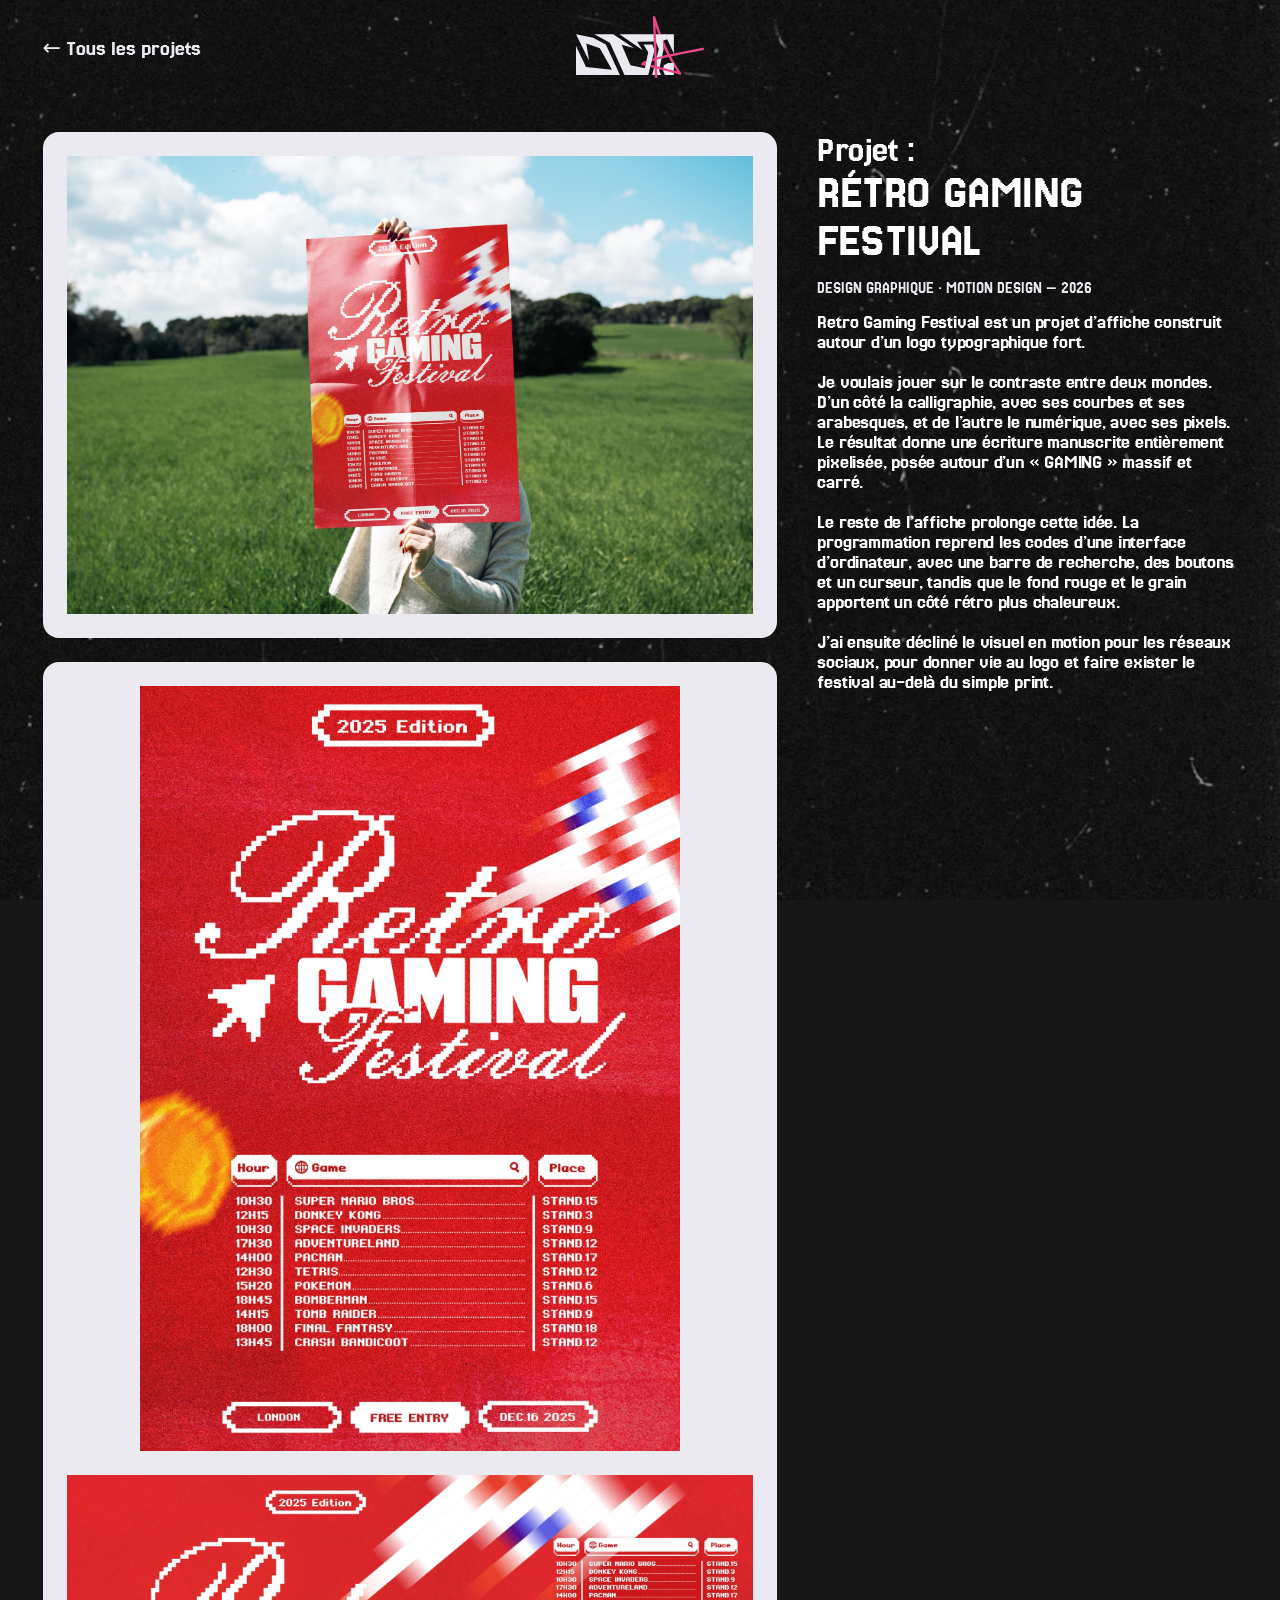
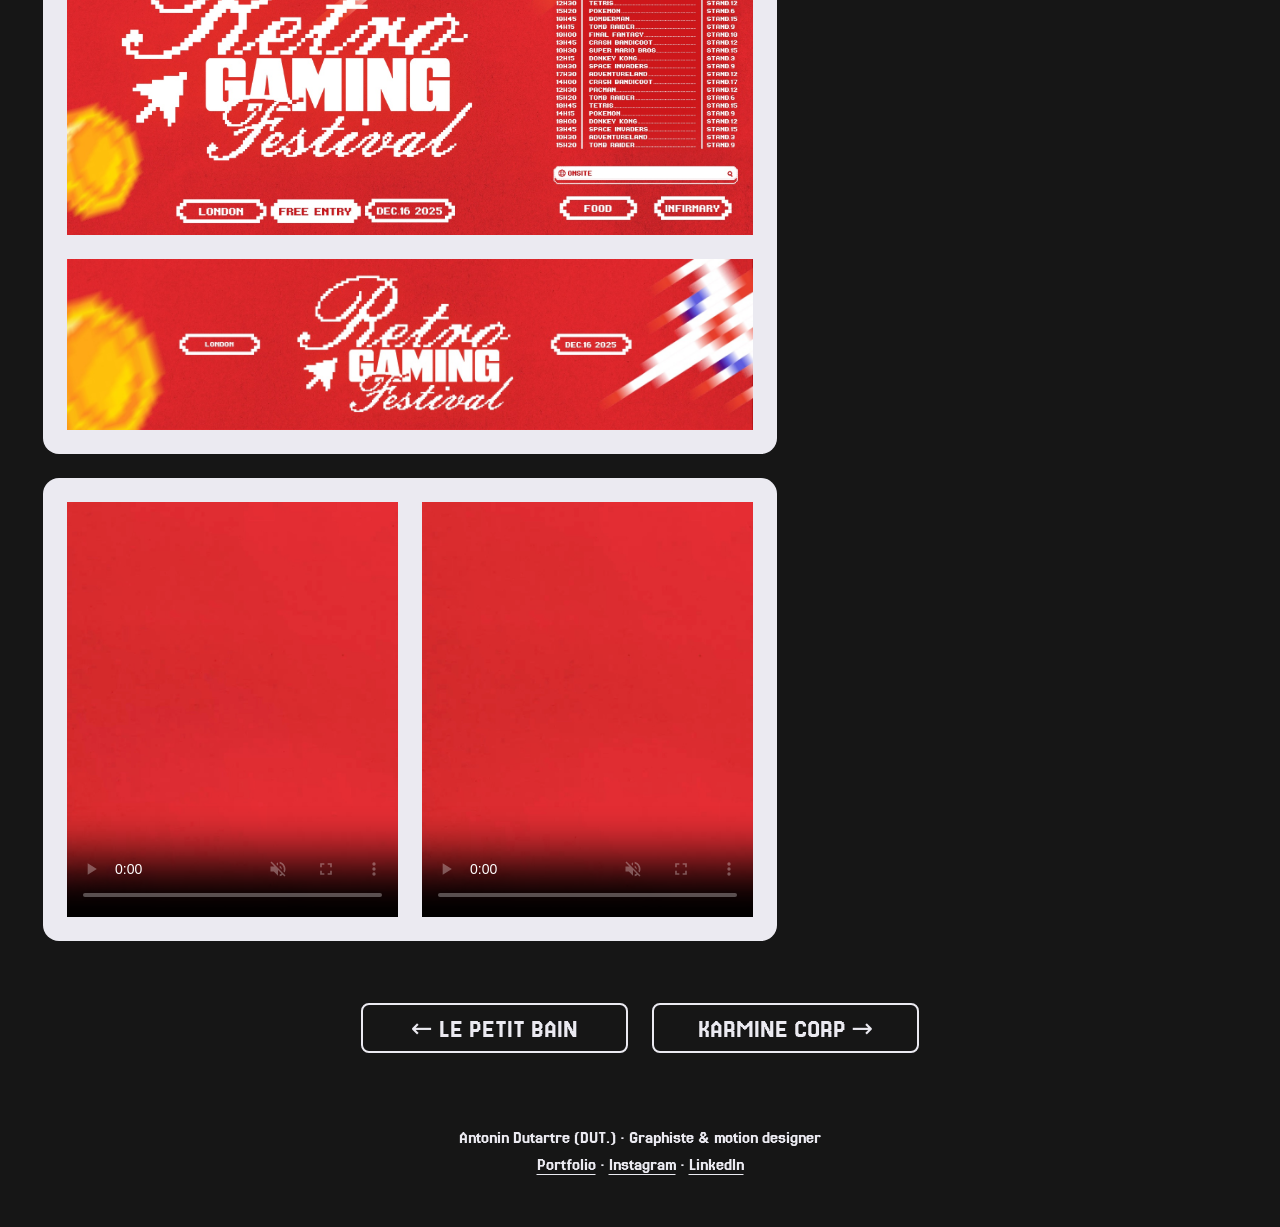
<file: projets/retro-gaming/index.html>
<!doctype html>
<html lang="fr">
<head>
  <meta charset="utf-8">
  <meta name="viewport" content="width=device-width, initial-scale=1">
  <title>Rétro Gaming Festival — Affiche et motion design | Antonin Dutartre (DUT.)</title>
  <meta name="description" content="Retro Gaming Festival est un projet d’affiche construit autour d’un logo typographique fort.">
  <meta name="author" content="Antonin Dutartre">
  <link rel="canonical" href="https://dut-designn.com/projets/retro-gaming/">
  <meta name="theme-color" content="#161616">
  <link rel="icon" href="/assets/favicon.svg" type="image/svg+xml">
  <link rel="icon" href="/assets/favicon-48.png" type="image/png" sizes="48x48">
  <link rel="apple-touch-icon" href="/assets/apple-touch-icon.png">

  <meta property="og:type" content="article">
  <meta property="og:locale" content="fr_FR">
  <meta property="og:site_name" content="DUT. — Antonin Dutartre">
  <meta property="og:url" content="https://dut-designn.com/projets/retro-gaming/">
  <meta property="og:title" content="Rétro Gaming Festival — Affiche et motion design">
  <meta property="og:description" content="Retro Gaming Festival est un projet d’affiche construit autour d’un logo typographique fort.">
  <meta property="og:image" content="https://dut-designn.com/images/vignettes/retro-gaming.jpg">
  <meta property="og:image:alt" content="Rétro Gaming Festival — projet d'Antonin Dutartre">
  <meta name="twitter:card" content="summary_large_image">

  <script type="application/ld+json">
  {
    "@context": "https://schema.org",
    "@graph": [
      {
        "@type": "CreativeWork",
        "@id": "https://dut-designn.com/projets/retro-gaming/#projet",
        "url": "https://dut-designn.com/projets/retro-gaming/",
        "name": "Rétro Gaming Festival",
        "headline": "Rétro Gaming Festival — Affiche et motion design",
        "description": "Retro Gaming Festival est un projet d’affiche construit autour d’un logo typographique fort.",
        "text": "Retro Gaming Festival est un projet d’affiche construit autour d’un logo typographique fort.\n\nJe voulais jouer sur le contraste entre deux mondes. D’un côté la calligraphie, avec ses courbes et ses arabesques, et de l’autre le numérique, avec ses pixels. Le résultat donne une écriture manuscrite entièrement pixelisée, posée autour d’un « GAMING » massif et carré.\n\nLe reste de l’affiche prolonge cette idée. La programmation reprend les codes d’une interface d’ordinateur, avec une barre de recherche, des boutons et un curseur, tandis que le fond rouge et le grain apportent un côté rétro plus chaleureux.\n\nJ’ai ensuite décliné le visuel en motion pour les réseaux sociaux, pour donner vie au logo et faire exister le festival au-delà du simple print.",
        "genre": [
          "Design graphique",
          "Motion design"
        ],
        "inLanguage": "fr-FR",
        "creator": {
          "@type": "Person",
          "@id": "https://dut-designn.com/#antonin",
          "name": "Antonin Dutartre",
          "url": "https://dut-designn.com/"
        },
        "dateCreated": "2026",
        "image": [
          "https://dut-designn.com/images/vignettes/retro-gaming.jpg",
          "https://dut-designn.com/images/projets/retro-gaming/1/1.jpg",
          "https://dut-designn.com/images/projets/retro-gaming/2/1.jpg",
          "https://dut-designn.com/images/projets/retro-gaming/2/2.jpg",
          "https://dut-designn.com/images/projets/retro-gaming/2/3.jpg"
        ],
        "video": [
          {
            "@type": "VideoObject",
            "name": "Rétro Gaming Festival — vidéo 1",
            "description": "Retro Gaming Festival est un projet d’affiche construit autour d’un logo typographique fort.",
            "contentUrl": "https://dut-designn.com/images/projets/retro-gaming/3/1.mp4",
            "thumbnailUrl": "https://dut-designn.com/images/projets/retro-gaming/3/1.apercu.jpg",
            "uploadDate": "2026-10-27T17:45:45+01:00",
            "creator": {
              "@id": "https://dut-designn.com/#antonin"
            }
          },
          {
            "@type": "VideoObject",
            "name": "Rétro Gaming Festival — vidéo 2",
            "description": "Retro Gaming Festival est un projet d’affiche construit autour d’un logo typographique fort.",
            "contentUrl": "https://dut-designn.com/images/projets/retro-gaming/3/2.mp4",
            "thumbnailUrl": "https://dut-designn.com/images/projets/retro-gaming/3/2.apercu.jpg",
            "uploadDate": "2026-10-27T17:45:46+01:00",
            "creator": {
              "@id": "https://dut-designn.com/#antonin"
            }
          }
        ]
      },
      {
        "@type": "BreadcrumbList",
        "itemListElement": [
          {
            "@type": "ListItem",
            "position": 1,
            "name": "Portfolio",
            "item": "https://dut-designn.com/"
          },
          {
            "@type": "ListItem",
            "position": 2,
            "name": "Rétro Gaming Festival",
            "item": "https://dut-designn.com/projets/retro-gaming/"
          }
        ]
      }
    ]
  }
  </script>

  <link rel="preconnect" href="https://fonts.googleapis.com">
  <link rel="preconnect" href="https://fonts.gstatic.com" crossorigin>
  <link href="https://fonts.googleapis.com/css2?family=Jacquarda+Bastarda+9&family=Jersey+25&display=swap" rel="stylesheet">
  <link rel="stylesheet" href="/css/style.css">
  <link rel="stylesheet" href="/css/projet.css">
</head>
<body class="fond page-projet">
  <!-- Page générée automatiquement par outils/generer_site.py : modifie js/projets.js, pas ce fichier -->
  <header class="projet__entete">
    <a class="projet__retour" href="/#design-graphique">← Tous les projets</a>
    <a class="accueil__logo" href="/"><img src="/assets/svg/logo.svg" width="128" height="62" alt="DUT. — Antonin Dutartre, graphiste et motion designer"></a>
    <span class="projet__espace" aria-hidden="true"></span>
  </header>

  <main class="projet">
    <div class="projet__texte">
      <h1 class="fiche__titre projet__titre">
        <span class="fiche__surtitre">Projet :</span>
        <span>RÉTRO GAMING FESTIVAL</span>
      </h1>
      <p class="projet__infos">Design graphique · Motion design — 2026</p>
      <div class="fiche__description">
        <p>Retro Gaming Festival est un projet d’affiche construit autour d’un logo typographique fort.</p>
        <p>Je voulais jouer sur le contraste entre deux mondes. D’un côté la calligraphie, avec ses courbes et ses arabesques, et de l’autre le numérique, avec ses pixels. Le résultat donne une écriture manuscrite entièrement pixelisée, posée autour d’un « GAMING » massif et carré.</p>
        <p>Le reste de l’affiche prolonge cette idée. La programmation reprend les codes d’une interface d’ordinateur, avec une barre de recherche, des boutons et un curseur, tandis que le fond rouge et le grain apportent un côté rétro plus chaleureux.</p>
        <p>J’ai ensuite décliné le visuel en motion pour les réseaux sociaux, pour donner vie au logo et faire exister le festival au-delà du simple print.</p>
      </div>
    </div>

    <div class="projet__visuels">
      <div class="projet__page">
        <figure class="projet__visuel" style="--ratio:1.5004"><img src="/images/projets/retro-gaming/1/1.jpg" width="2000" height="1333" alt="Rétro Gaming Festival — visuel 1 (Design graphique) par Antonin Dutartre" decoding="async"></figure>
      </div>
      <div class="projet__page">
        <figure class="projet__visuel" style="--ratio:0.7070"><img src="/images/projets/retro-gaming/2/1.jpg" width="1414" height="2000" alt="Rétro Gaming Festival — visuel 2 (Design graphique) par Antonin Dutartre" loading="lazy" decoding="async"></figure>
        <figure class="projet__visuel" style="--ratio:1.9104"><img src="/images/projets/retro-gaming/2/2.jpg" width="1920" height="1005" alt="Rétro Gaming Festival — visuel 3 (Design graphique) par Antonin Dutartre" loading="lazy" decoding="async"></figure>
        <figure class="projet__visuel" style="--ratio:4.0000"><img src="/images/projets/retro-gaming/2/3.jpg" width="1584" height="396" alt="Rétro Gaming Festival — visuel 4 (Design graphique) par Antonin Dutartre" loading="lazy" decoding="async"></figure>
      </div>
      <div class="projet__page">
        <figure class="projet__visuel" style="--ratio:0.7992"><video src="/images/projets/retro-gaming/3/1.mp4" poster="/images/projets/retro-gaming/3/1.apercu.jpg" width="1023" height="1280" muted loop playsinline controls preload="metadata" aria-label="Rétro Gaming Festival — visuel 5 (Design graphique) par Antonin Dutartre"></video></figure>
        <figure class="projet__visuel" style="--ratio:0.7992"><video src="/images/projets/retro-gaming/3/2.mp4" poster="/images/projets/retro-gaming/3/2.apercu.jpg" width="1023" height="1280" muted loop playsinline controls preload="metadata" aria-label="Rétro Gaming Festival — visuel 6 (Design graphique) par Antonin Dutartre"></video></figure>
      </div>
    </div>
  </main>

  <nav class="projet__suite" aria-label="Autres projets">
    <a class="bouton" href="/projets/le-petit-bain/">← Le Petit Bain</a>
    <a class="bouton" href="/projets/karmine-corp/">Karmine Corp →</a>
  </nav>

  <footer class="projet__pied">
    <p>Antonin Dutartre (DUT.) · Graphiste &amp; motion designer</p>
    <p>
      <a href="/">Portfolio</a> ·
      <a href="https://www.instagram.com/dut_designn/" target="_blank" rel="noopener">Instagram</a> ·
      <a href="https://www.linkedin.com/in/dut-designn/" target="_blank" rel="noopener">LinkedIn</a>
    </p>
  </footer>

  <script>
    // Les vidéos ne jouent que lorsqu'elles sont visibles (au moins à moitié), comme sur l'accueil
    // Lecture refusée par le navigateur : on réessaie au premier geste du visiteur ou au retour sur l'onglet
    const actualiser = (v) => {
      if (v.visible && !document.hidden && !v.pauseVisiteur) { if (v.paused) v.play().catch(() => {}); }
      else if (!v.paused) { v.pauseAuto = true; v.pause(); }
    };
    const relancer = () => document.querySelectorAll('video').forEach(actualiser);
    const observateur = new IntersectionObserver((entrees) => entrees.forEach(({ target: v, isIntersecting, intersectionRatio }) => {
      v.visible = isIntersecting && intersectionRatio >= 0.5;
      actualiser(v);
    }), { threshold: [0, 0.5] });
    document.querySelectorAll('video').forEach((v) => {
      // Seules les pauses faites avec la barre de lecture comptent (pas celles du navigateur)
      v.addEventListener('pause', () => { if (!v.pauseAuto && !document.hidden) v.pauseVisiteur = true; v.pauseAuto = false; });
      v.addEventListener('play', () => { v.pauseVisiteur = false; });
      observateur.observe(v);
    });
    document.addEventListener('visibilitychange', relancer);
    addEventListener('pageshow', relancer);
    ['pointermove', 'pointerdown', 'keydown', 'touchstart'].forEach((t) => addEventListener(t, relancer, { capture: true, passive: true, once: true }));
  </script>
</body>
</html>
</file>
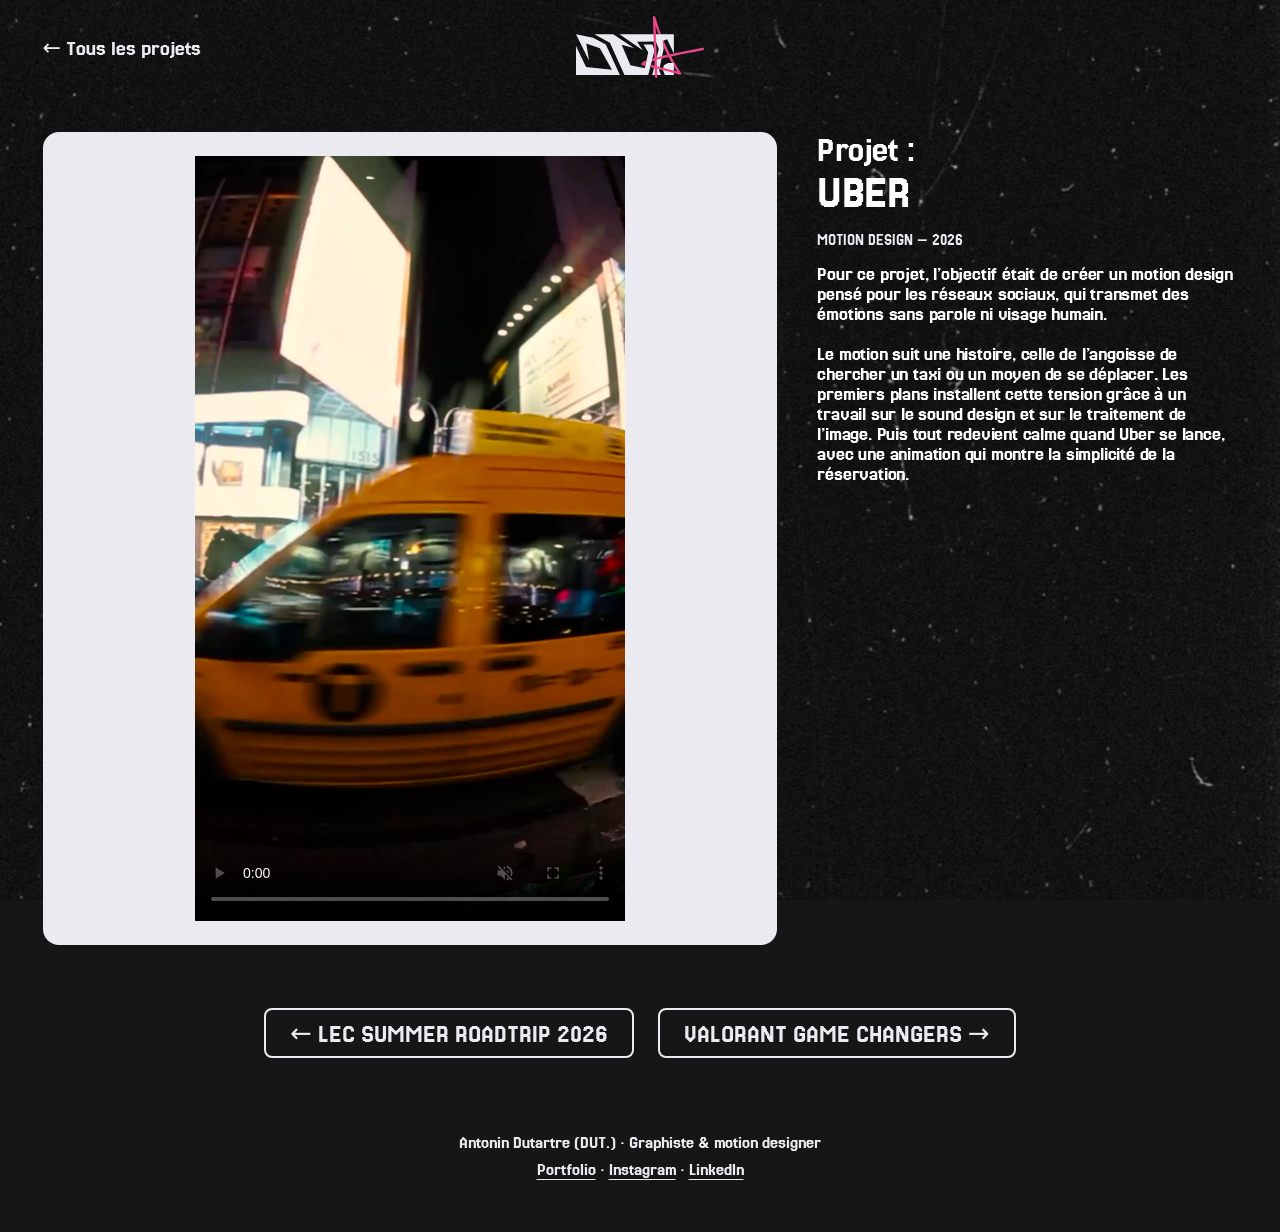
<file: projets/uber/index.html>
<!doctype html>
<html lang="fr">
<head>
  <meta charset="utf-8">
  <meta name="viewport" content="width=device-width, initial-scale=1">
  <title>Uber — Motion design fictif pour les réseaux sociaux | Antonin Dutartre (DUT.)</title>
  <meta name="description" content="Pour ce projet, l’objectif était de créer un motion design pensé pour les réseaux sociaux, qui transmet des émotions sans parole ni visage humain.">
  <meta name="author" content="Antonin Dutartre">
  <link rel="canonical" href="https://dut-designn.com/projets/uber/">
  <meta name="theme-color" content="#161616">
  <link rel="icon" href="/assets/favicon.svg" type="image/svg+xml">
  <link rel="icon" href="/assets/favicon-48.png" type="image/png" sizes="48x48">
  <link rel="apple-touch-icon" href="/assets/apple-touch-icon.png">

  <meta property="og:type" content="article">
  <meta property="og:locale" content="fr_FR">
  <meta property="og:site_name" content="DUT. — Antonin Dutartre">
  <meta property="og:url" content="https://dut-designn.com/projets/uber/">
  <meta property="og:title" content="Uber — Motion design fictif pour les réseaux sociaux">
  <meta property="og:description" content="Pour ce projet, l’objectif était de créer un motion design pensé pour les réseaux sociaux, qui transmet des émotions sans parole ni visage humain.">
  <meta property="og:image" content="https://dut-designn.com/images/vignettes/uber.jpg">
  <meta property="og:image:alt" content="Uber — projet d'Antonin Dutartre">
  <meta name="twitter:card" content="summary_large_image">

  <script type="application/ld+json">
  {
    "@context": "https://schema.org",
    "@graph": [
      {
        "@type": "CreativeWork",
        "@id": "https://dut-designn.com/projets/uber/#projet",
        "url": "https://dut-designn.com/projets/uber/",
        "name": "Uber",
        "headline": "Uber — Motion design fictif pour les réseaux sociaux",
        "description": "Pour ce projet, l’objectif était de créer un motion design pensé pour les réseaux sociaux, qui transmet des émotions sans parole ni visage humain.",
        "text": "Pour ce projet, l’objectif était de créer un motion design pensé pour les réseaux sociaux, qui transmet des émotions sans parole ni visage humain.\n\nLe motion suit une histoire, celle de l’angoisse de chercher un taxi ou un moyen de se déplacer. Les premiers plans installent cette tension grâce à un travail sur le sound design et sur le traitement de l’image. Puis tout redevient calme quand Uber se lance, avec une animation qui montre la simplicité de la réservation.",
        "genre": [
          "Motion design"
        ],
        "inLanguage": "fr-FR",
        "creator": {
          "@type": "Person",
          "@id": "https://dut-designn.com/#antonin",
          "name": "Antonin Dutartre",
          "url": "https://dut-designn.com/"
        },
        "dateCreated": "2026",
        "image": [
          "https://dut-designn.com/images/vignettes/uber.jpg"
        ],
        "video": [
          {
            "@type": "VideoObject",
            "name": "Uber — vidéo 1",
            "description": "Pour ce projet, l’objectif était de créer un motion design pensé pour les réseaux sociaux, qui transmet des émotions sans parole ni visage humain.",
            "contentUrl": "https://dut-designn.com/images/projets/uber/1/1.mp4",
            "thumbnailUrl": "https://dut-designn.com/images/projets/uber/1/1.apercu.jpg",
            "uploadDate": "2026-11-20T10:02:47+01:00",
            "creator": {
              "@id": "https://dut-designn.com/#antonin"
            }
          }
        ]
      },
      {
        "@type": "BreadcrumbList",
        "itemListElement": [
          {
            "@type": "ListItem",
            "position": 1,
            "name": "Portfolio",
            "item": "https://dut-designn.com/"
          },
          {
            "@type": "ListItem",
            "position": 2,
            "name": "Uber",
            "item": "https://dut-designn.com/projets/uber/"
          }
        ]
      }
    ]
  }
  </script>

  <link rel="preconnect" href="https://fonts.googleapis.com">
  <link rel="preconnect" href="https://fonts.gstatic.com" crossorigin>
  <link href="https://fonts.googleapis.com/css2?family=Jacquarda+Bastarda+9&family=Jersey+25&display=swap" rel="stylesheet">
  <link rel="stylesheet" href="/css/style.css">
  <link rel="stylesheet" href="/css/projet.css">
</head>
<body class="fond page-projet">
  <!-- Page générée automatiquement par outils/generer_site.py : modifie js/projets.js, pas ce fichier -->
  <header class="projet__entete">
    <a class="projet__retour" href="/#motion-design">← Tous les projets</a>
    <a class="accueil__logo" href="/"><img src="/assets/svg/logo.svg" width="128" height="62" alt="DUT. — Antonin Dutartre, graphiste et motion designer"></a>
    <span class="projet__espace" aria-hidden="true"></span>
  </header>

  <main class="projet">
    <div class="projet__texte">
      <h1 class="fiche__titre projet__titre">
        <span class="fiche__surtitre">Projet :</span>
        <span>UBER</span>
      </h1>
      <p class="projet__infos">Motion design — 2026</p>
      <div class="fiche__description">
        <p>Pour ce projet, l’objectif était de créer un motion design pensé pour les réseaux sociaux, qui transmet des émotions sans parole ni visage humain.</p>
        <p>Le motion suit une histoire, celle de l’angoisse de chercher un taxi ou un moyen de se déplacer. Les premiers plans installent cette tension grâce à un travail sur le sound design et sur le traitement de l’image. Puis tout redevient calme quand Uber se lance, avec une animation qui montre la simplicité de la réservation.</p>
      </div>
    </div>

    <div class="projet__visuels">
      <div class="projet__page">
        <figure class="projet__visuel" style="--ratio:0.5625"><video src="/images/projets/uber/1/1.mp4" poster="/images/projets/uber/1/1.apercu.jpg" width="720" height="1280" muted loop playsinline controls preload="metadata" aria-label="Uber — visuel 1 (Motion design) par Antonin Dutartre"></video></figure>
      </div>
    </div>
  </main>

  <nav class="projet__suite" aria-label="Autres projets">
    <a class="bouton" href="/projets/lec/">← LEC Summer Roadtrip 2026</a>
    <a class="bouton" href="/projets/vgc/">Valorant Game Changers →</a>
  </nav>

  <footer class="projet__pied">
    <p>Antonin Dutartre (DUT.) · Graphiste &amp; motion designer</p>
    <p>
      <a href="/">Portfolio</a> ·
      <a href="https://www.instagram.com/dut_designn/" target="_blank" rel="noopener">Instagram</a> ·
      <a href="https://www.linkedin.com/in/dut-designn/" target="_blank" rel="noopener">LinkedIn</a>
    </p>
  </footer>

  <script>
    // Les vidéos ne jouent que lorsqu'elles sont visibles (au moins à moitié), comme sur l'accueil
    // Lecture refusée par le navigateur : on réessaie au premier geste du visiteur ou au retour sur l'onglet
    const actualiser = (v) => {
      if (v.visible && !document.hidden && !v.pauseVisiteur) { if (v.paused) v.play().catch(() => {}); }
      else if (!v.paused) { v.pauseAuto = true; v.pause(); }
    };
    const relancer = () => document.querySelectorAll('video').forEach(actualiser);
    const observateur = new IntersectionObserver((entrees) => entrees.forEach(({ target: v, isIntersecting, intersectionRatio }) => {
      v.visible = isIntersecting && intersectionRatio >= 0.5;
      actualiser(v);
    }), { threshold: [0, 0.5] });
    document.querySelectorAll('video').forEach((v) => {
      // Seules les pauses faites avec la barre de lecture comptent (pas celles du navigateur)
      v.addEventListener('pause', () => { if (!v.pauseAuto && !document.hidden) v.pauseVisiteur = true; v.pauseAuto = false; });
      v.addEventListener('play', () => { v.pauseVisiteur = false; });
      observateur.observe(v);
    });
    document.addEventListener('visibilitychange', relancer);
    addEventListener('pageshow', relancer);
    ['pointermove', 'pointerdown', 'keydown', 'touchstart'].forEach((t) => addEventListener(t, relancer, { capture: true, passive: true, once: true }));
  </script>
</body>
</html>
</file>
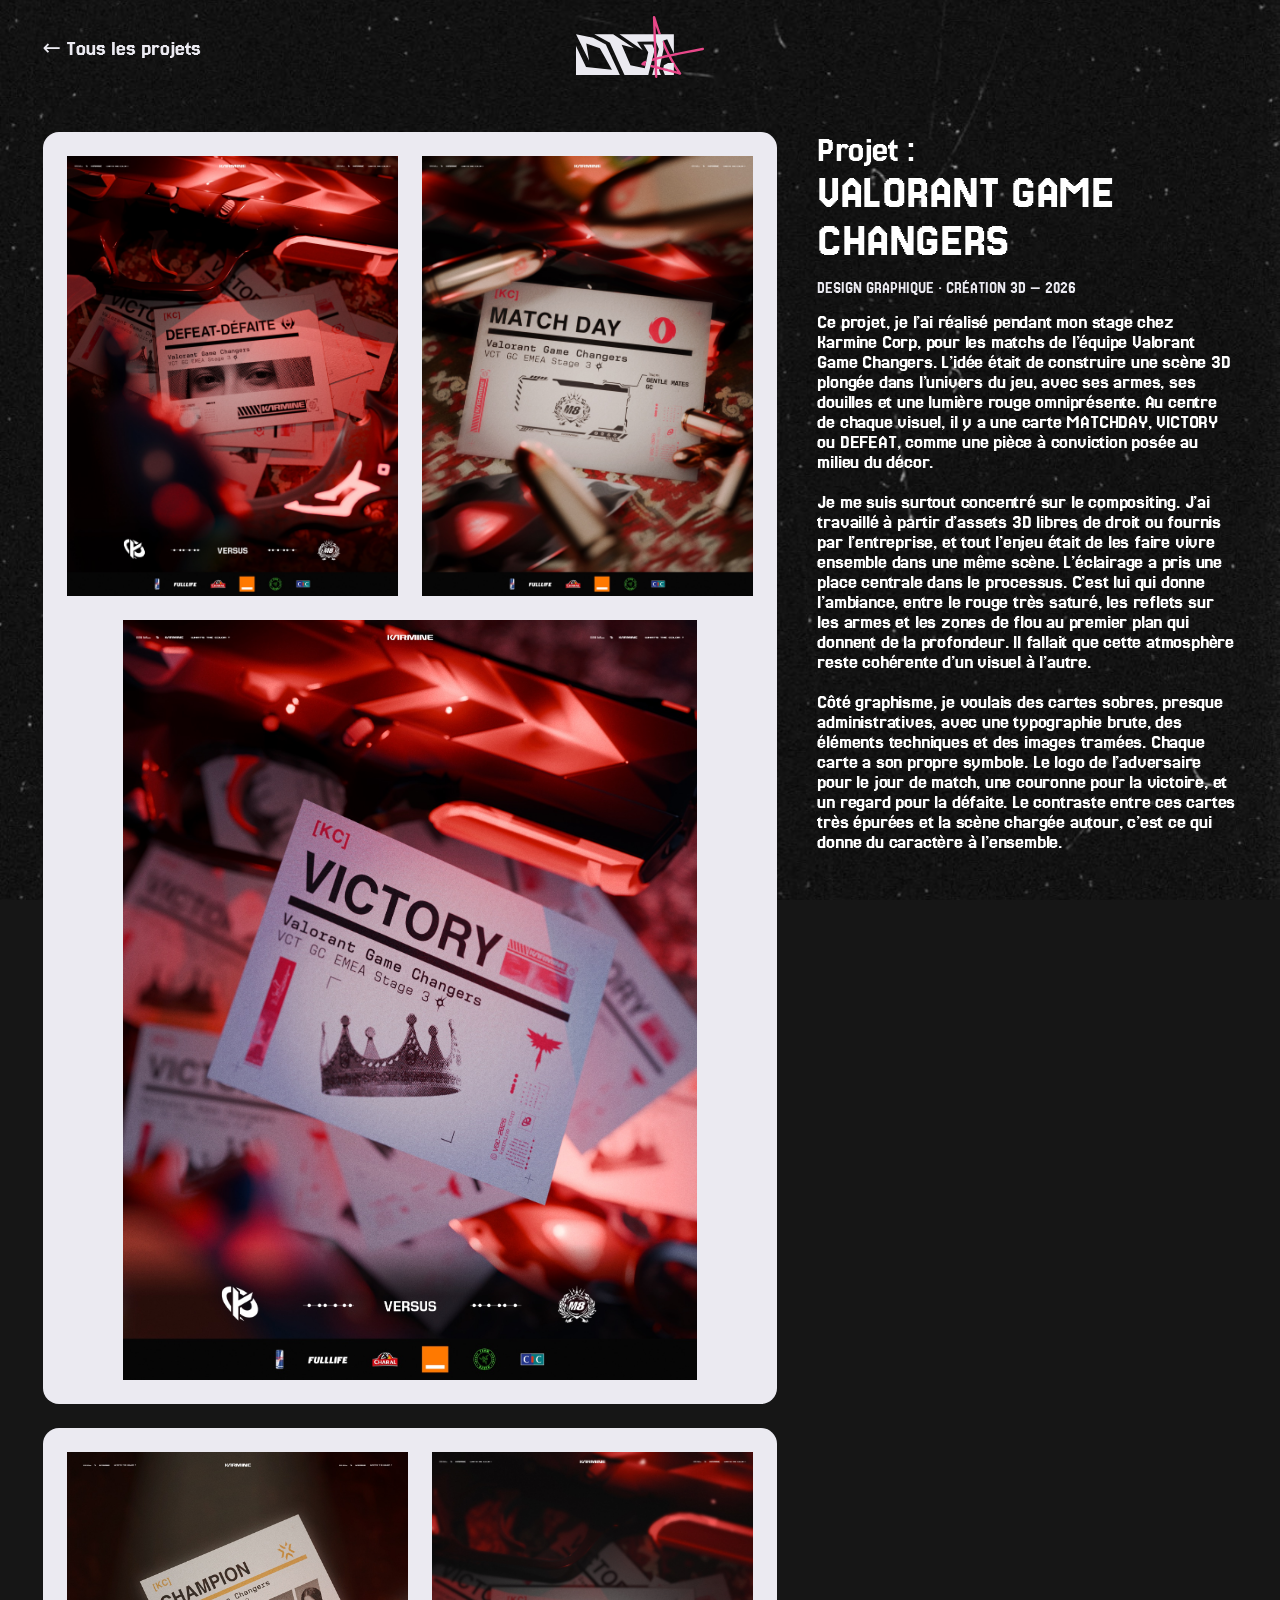
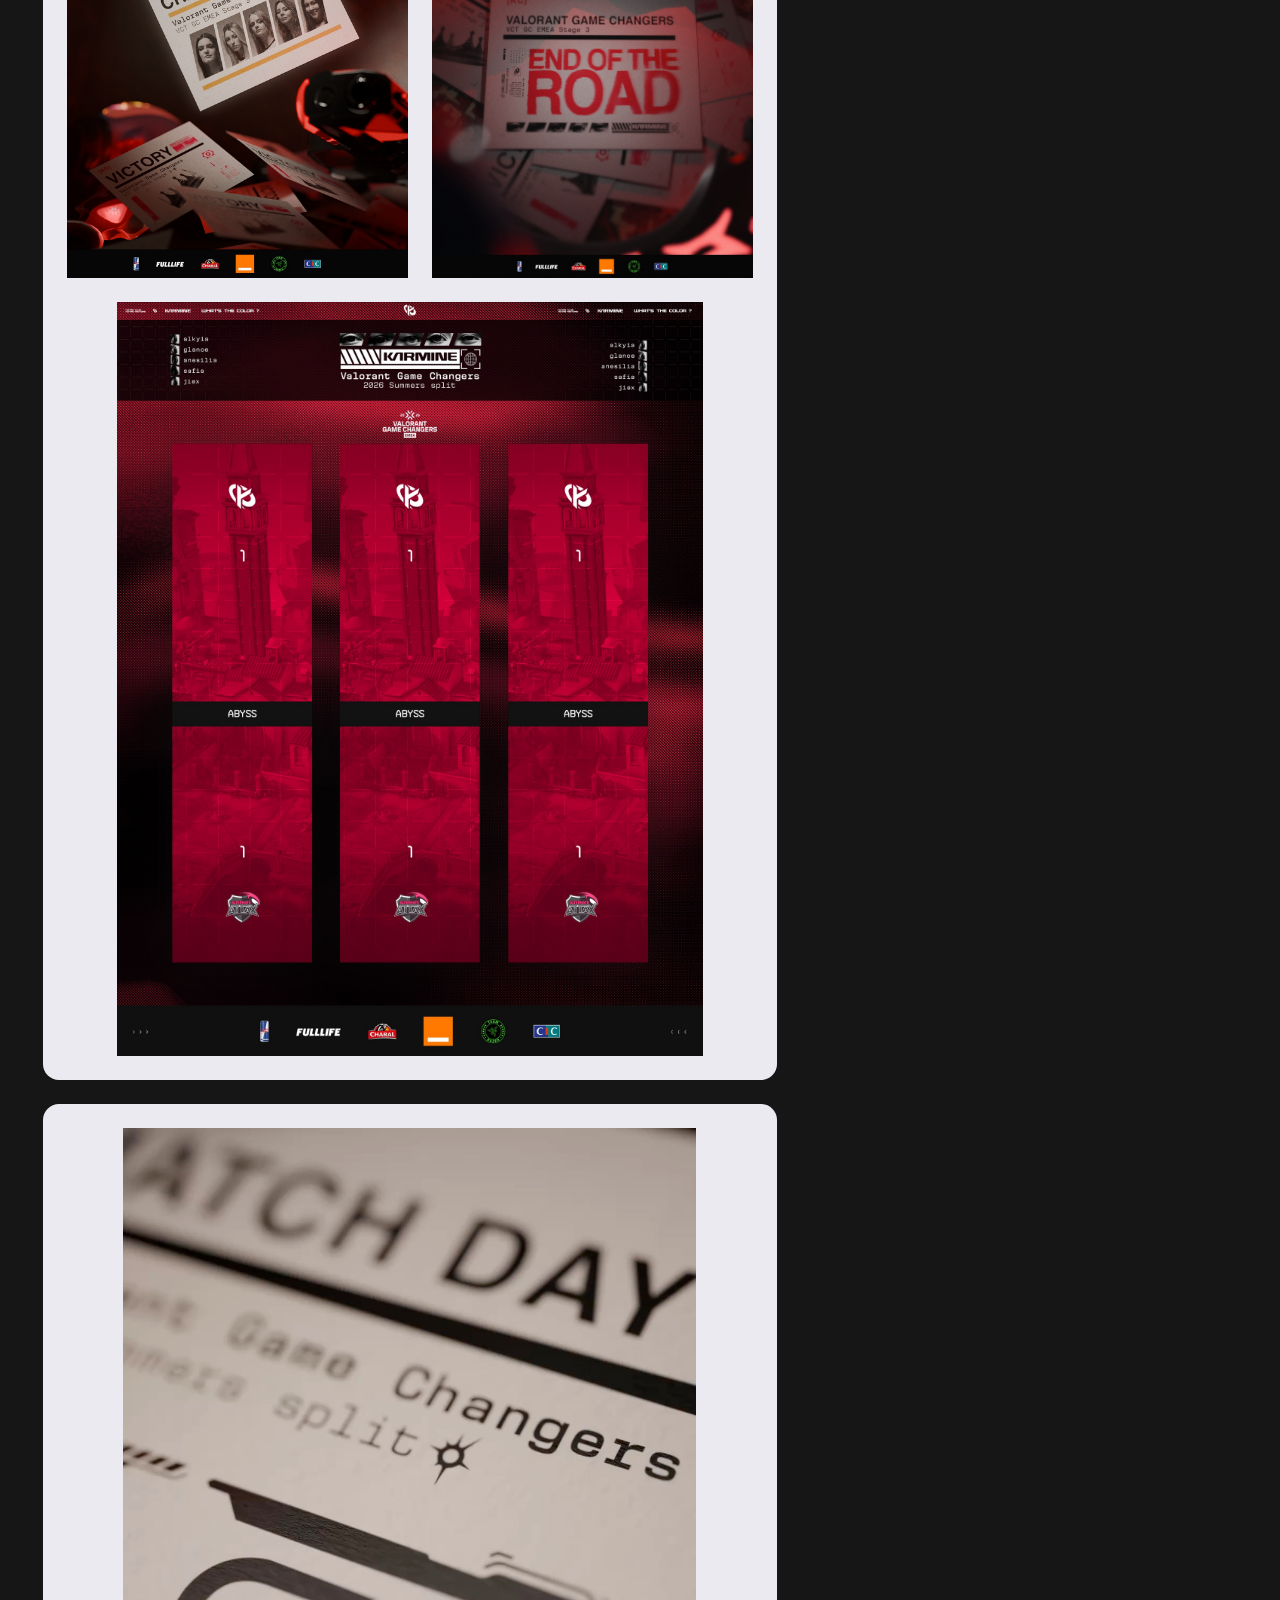
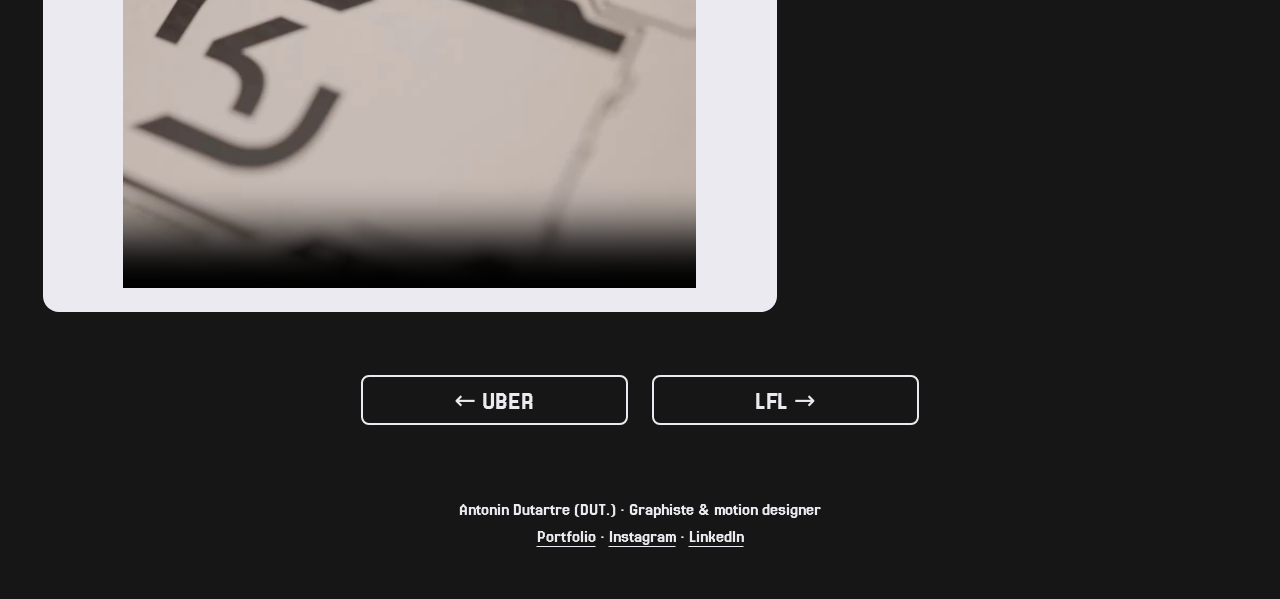
<file: projets/vgc/index.html>
<!doctype html>
<html lang="fr">
<head>
  <meta charset="utf-8">
  <meta name="viewport" content="width=device-width, initial-scale=1">
  <title>Valorant Game Changers — Visuels 3D pour Karmine Corp | Antonin Dutartre (DUT.)</title>
  <meta name="description" content="Ce projet, je l’ai réalisé pendant mon stage chez Karmine Corp, pour les matchs de l’équipe Valorant Game Changers. L’idée était de construire une scène…">
  <meta name="author" content="Antonin Dutartre">
  <link rel="canonical" href="https://dut-designn.com/projets/vgc/">
  <meta name="theme-color" content="#161616">
  <link rel="icon" href="/assets/favicon.svg" type="image/svg+xml">
  <link rel="icon" href="/assets/favicon-48.png" type="image/png" sizes="48x48">
  <link rel="apple-touch-icon" href="/assets/apple-touch-icon.png">

  <meta property="og:type" content="article">
  <meta property="og:locale" content="fr_FR">
  <meta property="og:site_name" content="DUT. — Antonin Dutartre">
  <meta property="og:url" content="https://dut-designn.com/projets/vgc/">
  <meta property="og:title" content="Valorant Game Changers — Visuels 3D pour Karmine Corp">
  <meta property="og:description" content="Ce projet, je l’ai réalisé pendant mon stage chez Karmine Corp, pour les matchs de l’équipe Valorant Game Changers. L’idée était de construire une scène…">
  <meta property="og:image" content="https://dut-designn.com/images/vignettes/vgc.jpg">
  <meta property="og:image:alt" content="Valorant Game Changers — projet d'Antonin Dutartre">
  <meta name="twitter:card" content="summary_large_image">

  <script type="application/ld+json">
  {
    "@context": "https://schema.org",
    "@graph": [
      {
        "@type": "CreativeWork",
        "@id": "https://dut-designn.com/projets/vgc/#projet",
        "url": "https://dut-designn.com/projets/vgc/",
        "name": "Valorant Game Changers",
        "headline": "Valorant Game Changers — Visuels 3D pour Karmine Corp",
        "description": "Ce projet, je l’ai réalisé pendant mon stage chez Karmine Corp, pour les matchs de l’équipe Valorant Game Changers. L’idée était de construire une scène…",
        "text": "Ce projet, je l’ai réalisé pendant mon stage chez Karmine Corp, pour les matchs de l’équipe Valorant Game Changers. L’idée était de construire une scène 3D plongée dans l’univers du jeu, avec ses armes, ses douilles et une lumière rouge omniprésente. Au centre de chaque visuel, il y a une carte MATCHDAY, VICTORY ou DEFEAT, comme une pièce à conviction posée au milieu du décor.\n\nJe me suis surtout concentré sur le compositing. J’ai travaillé à partir d’assets 3D libres de droit ou fournis par l’entreprise, et tout l’enjeu était de les faire vivre ensemble dans une même scène. L’éclairage a pris une place centrale dans le processus. C’est lui qui donne l’ambiance, entre le rouge très saturé, les reflets sur les armes et les zones de flou au premier plan qui donnent de la profondeur. Il fallait que cette atmosphère reste cohérente d’un visuel à l’autre.\n\nCôté graphisme, je voulais des cartes sobres, presque administratives, avec une typographie brute, des éléments techniques et des images tramées. Chaque carte a son propre symbole. Le logo de l’adversaire pour le jour de match, une couronne pour la victoire, et un regard pour la défaite. Le contraste entre ces cartes très épurées et la scène chargée autour, c’est ce qui donne du caractère à l’ensemble.",
        "genre": [
          "Design graphique",
          "Création 3D"
        ],
        "inLanguage": "fr-FR",
        "creator": {
          "@type": "Person",
          "@id": "https://dut-designn.com/#antonin",
          "name": "Antonin Dutartre",
          "url": "https://dut-designn.com/"
        },
        "dateCreated": "2026",
        "image": [
          "https://dut-designn.com/images/vignettes/vgc.jpg",
          "https://dut-designn.com/images/projets/vgc/1/1.jpg",
          "https://dut-designn.com/images/projets/vgc/1/2.jpg",
          "https://dut-designn.com/images/projets/vgc/1/3.jpg",
          "https://dut-designn.com/images/projets/vgc/2/1.jpg",
          "https://dut-designn.com/images/projets/vgc/2/2.jpg",
          "https://dut-designn.com/images/projets/vgc/2/3.jpg"
        ],
        "video": [
          {
            "@type": "VideoObject",
            "name": "Valorant Game Changers — vidéo 1",
            "description": "Ce projet, je l’ai réalisé pendant mon stage chez Karmine Corp, pour les matchs de l’équipe Valorant Game Changers. L’idée était de construire une scène…",
            "contentUrl": "https://dut-designn.com/images/projets/vgc/3/1.mp4",
            "thumbnailUrl": "https://dut-designn.com/images/projets/vgc/3/1.apercu.jpg",
            "uploadDate": "2026-10-27T17:45:47+01:00",
            "creator": {
              "@id": "https://dut-designn.com/#antonin"
            }
          }
        ]
      },
      {
        "@type": "BreadcrumbList",
        "itemListElement": [
          {
            "@type": "ListItem",
            "position": 1,
            "name": "Portfolio",
            "item": "https://dut-designn.com/"
          },
          {
            "@type": "ListItem",
            "position": 2,
            "name": "Valorant Game Changers",
            "item": "https://dut-designn.com/projets/vgc/"
          }
        ]
      }
    ]
  }
  </script>

  <link rel="preconnect" href="https://fonts.googleapis.com">
  <link rel="preconnect" href="https://fonts.gstatic.com" crossorigin>
  <link href="https://fonts.googleapis.com/css2?family=Jacquarda+Bastarda+9&family=Jersey+25&display=swap" rel="stylesheet">
  <link rel="stylesheet" href="/css/style.css">
  <link rel="stylesheet" href="/css/projet.css">
</head>
<body class="fond page-projet">
  <!-- Page générée automatiquement par outils/generer_site.py : modifie js/projets.js, pas ce fichier -->
  <header class="projet__entete">
    <a class="projet__retour" href="/#design-graphique">← Tous les projets</a>
    <a class="accueil__logo" href="/"><img src="/assets/svg/logo.svg" width="128" height="62" alt="DUT. — Antonin Dutartre, graphiste et motion designer"></a>
    <span class="projet__espace" aria-hidden="true"></span>
  </header>

  <main class="projet">
    <div class="projet__texte">
      <h1 class="fiche__titre projet__titre">
        <span class="fiche__surtitre">Projet :</span>
        <span>VALORANT GAME CHANGERS</span>
      </h1>
      <p class="projet__infos">Design graphique · Création 3D — 2026</p>
      <div class="fiche__description">
        <p>Ce projet, je l’ai réalisé pendant mon stage chez Karmine Corp, pour les matchs de l’équipe Valorant Game Changers. L’idée était de construire une scène 3D plongée dans l’univers du jeu, avec ses armes, ses douilles et une lumière rouge omniprésente. Au centre de chaque visuel, il y a une carte MATCHDAY, VICTORY ou DEFEAT, comme une pièce à conviction posée au milieu du décor.</p>
        <p>Je me suis surtout concentré sur le compositing. J’ai travaillé à partir d’assets 3D libres de droit ou fournis par l’entreprise, et tout l’enjeu était de les faire vivre ensemble dans une même scène. L’éclairage a pris une place centrale dans le processus. C’est lui qui donne l’ambiance, entre le rouge très saturé, les reflets sur les armes et les zones de flou au premier plan qui donnent de la profondeur. Il fallait que cette atmosphère reste cohérente d’un visuel à l’autre.</p>
        <p>Côté graphisme, je voulais des cartes sobres, presque administratives, avec une typographie brute, des éléments techniques et des images tramées. Chaque carte a son propre symbole. Le logo de l’adversaire pour le jour de match, une couronne pour la victoire, et un regard pour la défaite. Le contraste entre ces cartes très épurées et la scène chargée autour, c’est ce qui donne du caractère à l’ensemble.</p>
      </div>
    </div>

    <div class="projet__visuels">
      <div class="projet__page">
        <figure class="projet__visuel" style="--ratio:0.7545"><img src="/images/projets/vgc/1/1.jpg" width="1509" height="2000" alt="Valorant Game Changers — visuel 1 (Design graphique) par Antonin Dutartre" decoding="async"></figure>
        <figure class="projet__visuel" style="--ratio:0.7545"><img src="/images/projets/vgc/1/2.jpg" width="1509" height="2000" alt="Valorant Game Changers — visuel 2 (Design graphique) par Antonin Dutartre" loading="lazy" decoding="async"></figure>
        <figure class="projet__visuel" style="--ratio:0.7545"><img src="/images/projets/vgc/1/3.jpg" width="1509" height="2000" alt="Valorant Game Changers — visuel 3 (Design graphique) par Antonin Dutartre" loading="lazy" decoding="async"></figure>
      </div>
      <div class="projet__page">
        <figure class="projet__visuel" style="--ratio:0.8000"><img src="/images/projets/vgc/2/1.jpg" width="1080" height="1350" alt="Valorant Game Changers — visuel 4 (Design graphique) par Antonin Dutartre" loading="lazy" decoding="async"></figure>
        <figure class="projet__visuel" style="--ratio:0.7545"><img src="/images/projets/vgc/2/2.jpg" width="1509" height="2000" alt="Valorant Game Changers — visuel 5 (Design graphique) par Antonin Dutartre" loading="lazy" decoding="async"></figure>
        <figure class="projet__visuel" style="--ratio:0.7780"><img src="/images/projets/vgc/2/3.jpg" width="1556" height="2000" alt="Valorant Game Changers — visuel 6 (Design graphique) par Antonin Dutartre" loading="lazy" decoding="async"></figure>
      </div>
      <div class="projet__page">
        <figure class="projet__visuel" style="--ratio:0.7539"><video src="/images/projets/vgc/3/1.mp4" poster="/images/projets/vgc/3/1.apercu.jpg" width="965" height="1280" muted loop playsinline controls preload="metadata" aria-label="Valorant Game Changers — visuel 7 (Design graphique) par Antonin Dutartre"></video></figure>
      </div>
    </div>
  </main>

  <nav class="projet__suite" aria-label="Autres projets">
    <a class="bouton" href="/projets/uber/">← Uber</a>
    <a class="bouton" href="/projets/lfl/">LFL →</a>
  </nav>

  <footer class="projet__pied">
    <p>Antonin Dutartre (DUT.) · Graphiste &amp; motion designer</p>
    <p>
      <a href="/">Portfolio</a> ·
      <a href="https://www.instagram.com/dut_designn/" target="_blank" rel="noopener">Instagram</a> ·
      <a href="https://www.linkedin.com/in/dut-designn/" target="_blank" rel="noopener">LinkedIn</a>
    </p>
  </footer>

  <script>
    // Les vidéos ne jouent que lorsqu'elles sont visibles (au moins à moitié), comme sur l'accueil
    // Lecture refusée par le navigateur : on réessaie au premier geste du visiteur ou au retour sur l'onglet
    const actualiser = (v) => {
      if (v.visible && !document.hidden && !v.pauseVisiteur) { if (v.paused) v.play().catch(() => {}); }
      else if (!v.paused) { v.pauseAuto = true; v.pause(); }
    };
    const relancer = () => document.querySelectorAll('video').forEach(actualiser);
    const observateur = new IntersectionObserver((entrees) => entrees.forEach(({ target: v, isIntersecting, intersectionRatio }) => {
      v.visible = isIntersecting && intersectionRatio >= 0.5;
      actualiser(v);
    }), { threshold: [0, 0.5] });
    document.querySelectorAll('video').forEach((v) => {
      // Seules les pauses faites avec la barre de lecture comptent (pas celles du navigateur)
      v.addEventListener('pause', () => { if (!v.pauseAuto && !document.hidden) v.pauseVisiteur = true; v.pauseAuto = false; });
      v.addEventListener('play', () => { v.pauseVisiteur = false; });
      observateur.observe(v);
    });
    document.addEventListener('visibilitychange', relancer);
    addEventListener('pageshow', relancer);
    ['pointermove', 'pointerdown', 'keydown', 'touchstart'].forEach((t) => addEventListener(t, relancer, { capture: true, passive: true, once: true }));
  </script>
</body>
</html>
</file>
<file: css/style.css>
/* =========================================================
   DUT. — Portfolio Antonin Dutartre
   Basé sur la maquette Figma (cadre 1920 × 1080)
   ========================================================= */

/* Police 0Arame (années sur les cartes, sous-titre) : elle n'est pas sur Google Fonts.
   Dépose le fichier dans fonts/0arame.woff2 pour l'activer. En attendant, Jersey 25 la remplace. */

:root {
  --noir: #161616;
  --gris-logo: #ebeaf1;
  --blanc: #ffffff;
  --rose: #e94789;
  --vide: #26262b;

  --police: "Jersey 25", system-ui, sans-serif;
  --police-lettrine: "Jacquarda Bastarda 9", "Jersey 25", serif;
  --police-arame: "0Arame", "Jersey 25", monospace;

  --marge: clamp(16px, 3.33vw, 64px);
  --rayon: 16px;
}

*, *::before, *::after { box-sizing: border-box; }

html { scroll-behavior: smooth; }

/* Curseur du site (assets/curseur.png, 50 px de haut ≈ 2,5 × un curseur normal ;
   curseur@2x.png pour les écrans Retina). "1 1" = la pointe en haut à gauche.
   Trois écritures : chaque navigateur garde la plus complète qu'il comprend. */
html {
  cursor: url("../assets/curseur.png") 1 1, auto;
  cursor: -webkit-image-set(url("../assets/curseur.png") 1x, url("../assets/curseur@2x.png") 2x) 1 1, auto;
  cursor: image-set(url("../assets/curseur.png") 1x, url("../assets/curseur@2x.png") 2x) 1 1, auto;
}
/* Partout le même curseur, y compris sur les liens, boutons et la fenêtre projet */
*, *::before, *::after { cursor: inherit; }
::backdrop {
  cursor: url("../assets/curseur.png") 1 1, auto;
  cursor: -webkit-image-set(url("../assets/curseur.png") 1x, url("../assets/curseur@2x.png") 2x) 1 1, auto;
  cursor: image-set(url("../assets/curseur.png") 1x, url("../assets/curseur@2x.png") 2x) 1 1, auto;
}

body {
  margin: 0;
  background: var(--noir);
  color: var(--blanc);
  font-family: var(--police);
  -webkit-font-smoothing: antialiased;
}
/* Le logo vertical de « À propos » peut déborder sur très petit écran */
main { overflow-x: clip; }

body.fiche-ouverte { overflow: hidden; }

img { display: block; max-width: 100%; }
h1, h2, p { margin: 0; font-weight: 400; }
a { color: inherit; text-decoration: none; }
button { font: inherit; color: inherit; background: none; border: 0; padding: 0; }

.lettrine { font-family: var(--police-lettrine); }

/* Fond texturé commun aux sections (images/fond.jpg).
   "fixed" : la texture reste en place pendant le défilement, donc elle se prolonge
   d'une section à l'autre sans raccord visible (sur iPhone, elle défile simplement avec la page). */
.fond {
  background:
    url("../images/fond.jpg") center / cover fixed,
    var(--noir);
}

/* ---------- Emplacement d'image vide ---------- */
.emplacement {
  position: relative;
  overflow: hidden;
  background: var(--vide);
}
.emplacement img,
.emplacement video {
  display: block;
  width: 100%;
  height: 100%;
  object-fit: cover;
}
.emplacement.vide img { display: none; }
.emplacement.vide::after {
  content: attr(data-fichier);
  position: absolute;
  inset: 0;
  display: grid;
  place-items: center;
  padding: 12px;
  text-align: center;
  font: 12px/1.3 ui-monospace, Menlo, monospace;
  color: rgba(235, 234, 241, 0.5);
  background: repeating-linear-gradient(45deg, transparent 0 12px, rgba(255, 255, 255, 0.025) 12px 24px);
}

/* =========================================================
   ACCUEIL
   ========================================================= */
.accueil {
  min-height: 100vh;
  padding: 16px var(--marge) 64px;
  display: flex;
  flex-direction: column;
  gap: clamp(32px, 4.2vw, 80px);
}

.accueil__titre { align-self: center; margin: 0; line-height: 0; }
.accueil__logo { display: inline-block; }
.accueil__logo img { width: 128px; height: 62px; }

.accueil__contenu {
  display: flex;
  align-items: stretch;
  gap: 24px;
}

.vitrine {
  flex: 1 1 auto;
  aspect-ratio: 1489 / 838;
  border: 2px solid var(--gris-logo);
  border-radius: var(--rayon);
  overflow: hidden;
}
.vitrine__pistes {
  display: flex;
  height: 100%;
  transition: transform 0.6s cubic-bezier(0.65, 0, 0.35, 1);
}
.vitrine__diapo {
  flex: 0 0 100%;
  height: 100%;
}

.accueil__nav {
  flex: 0 0 267px;
  display: flex;
  flex-direction: column;
  align-items: center;
  justify-content: space-between;
  gap: 16px;
}

/* Bouton de catégorie */
.bouton {
  display: block;
  text-align: center;
  width: 267px;
  padding: 8px;
  background: var(--noir);
  border: 2px solid var(--gris-logo);
  border-radius: 8px;
  color: var(--gris-logo);
  font-size: 32px;
  line-height: normal;
  text-transform: uppercase;
  white-space: nowrap;
  transition: border-color 0.2s, color 0.2s;
}
.bouton .lettrine { text-transform: none; }
.bouton:hover, .bouton:focus-visible { border-color: var(--rose); color: var(--rose); }

/* Flèches octogonales du site (blanches, roses au survol), toutes avec le même dessin.
   La flèche gauche a son propre fichier : le contour garde la même forme, seule la pointe change de sens. */
.fleche {
  position: relative;
  width: 151px;
  aspect-ratio: 45 / 40; /* proportions du dessin, à toutes les tailles */
  flex-shrink: 0;
}
.fleche__img {
  position: absolute;
  /* Débord du dessin autour du bouton, proportionnel à sa taille */
  top: -13.57%;
  left: -12.05%;
  width: 123.7%;
  height: 126.77%;
  max-width: none;
  overflow: visible;
}
/* Dessin de la flèche (octogone + flèche), directement dans la page : couleur via "color" */
.fleche {
  --sens: 1; /* 1 = vers la droite, -1 = vers la gauche */
  color: #ebeaf1;
  transition: color 0.2s;
}
.fleche--gauche { --sens: -1; }
.fleche__contour,
.fleche__trait { stroke: currentColor; }
.fleche:hover,
.fleche:focus-visible { color: var(--rose); }

/* Au survol, la flèche avance doucement dans sa direction, puis revient, en boucle */
.fleche:hover .fleche__trait,
.fleche:focus-visible .fleche__trait {
  animation: fleche-pousse 0.9s ease-in-out infinite;
}
@keyframes fleche-pousse {
  0%, 100% { transform: translateX(0); }
  50% { transform: translateX(calc(var(--sens) * 3px)); } /* en unités du dessin : ~6 % de sa largeur */
}
@media (prefers-reduced-motion: reduce) {
  .fleche:hover .fleche__trait,
  .fleche:focus-visible .fleche__trait { animation: none; }
}

/* =========================================================
   À PROPOS
   ========================================================= */
.apropos {
  min-height: 540px;
  padding: 24px var(--marge);
  display: flex;
  align-items: center;
  gap: clamp(64px, 6.25vw, 120px);
  position: relative;
  isolation: isolate; /* le grain ci-dessous reste derrière le contenu */
  /* Dégradé rose de la maquette posé sur la même texture que le reste du site :
     il est transparent en haut et en bas, donc il se fond dans les sections voisines. */
  background:
    linear-gradient(180deg, rgba(114, 14, 80, 0) 0%, rgba(233, 71, 137, 0.45) 29.327%, rgba(170, 13, 77, 0.45) 65.865%, rgba(129, 54, 54, 0) 100%),
    url("../images/fond.jpg") center / cover fixed,
    var(--noir);
}
/* Grain sur le dégradé : bruit généré par le navigateur (aucune image à charger),
   plus fort au centre et qui disparaît en haut et en bas, comme le rose */
.apropos::before {
  content: "";
  position: absolute;
  inset: 0;
  z-index: -1;
  pointer-events: none;
  background-image: url("data:image/svg+xml,%3Csvg xmlns='http://www.w3.org/2000/svg' width='220' height='220'%3E%3Cfilter id='g'%3E%3CfeTurbulence type='fractalNoise' baseFrequency='0.85' numOctaves='3' stitchTiles='stitch'/%3E%3CfeColorMatrix type='saturate' values='0'/%3E%3C/filter%3E%3Crect width='100%25' height='100%25' filter='url(%23g)'/%3E%3C/svg%3E");
  background-size: 220px;
  mix-blend-mode: overlay;
  opacity: 0.55;
  -webkit-mask-image: linear-gradient(180deg, transparent 0%, #000 30%, #000 66%, transparent 100%);
  mask-image: linear-gradient(180deg, transparent 0%, #000 30%, #000 66%, transparent 100%);
}

.apropos__photo {
  position: relative;
  flex: 0 0 357px;
}
.apropos__photo .emplacement {
  height: 468px;
  border: 2px solid var(--gris-logo);
  border-radius: var(--rayon);
}

/* Logo vertical qui chevauche le bord droit de la photo */
.apropos__logo {
  position: absolute;
  left: 277px;
  top: 91px;
  width: 129px;
  height: 265px;
  display: flex;
  align-items: center;
  justify-content: center;
  pointer-events: none;
}
.apropos__logo img {
  flex: none;
  max-width: none;
  transform: rotate(-90deg);
}

.apropos__texte {
  display: flex;
  flex-direction: column;
  gap: 36px;
}
.apropos__nom {
  font-size: 100px;
  line-height: 0.8;
}
.apropos__sous-titre {
  margin-top: 6px;
  font-family: var(--police-arame);
  font-size: 16px;
  text-transform: uppercase;
}
.apropos__bio {
  max-width: 612px;
  font-size: 24px;
  line-height: 25px;
}
.apropos__bio p + p { margin-top: 25px; }

/* Liens de contact sous la présentation */
.apropos__contacts {
  display: flex;
  flex-wrap: wrap;
  gap: 12px 32px;
  margin: 0;
  padding: 0;
  list-style: none;
  font-size: 20px;
  line-height: 1.2;
}
.apropos__contacts a,
.apropos__info {
  display: inline-flex;
  align-items: center;
  gap: 10px;
  transition: color 0.2s;
}
.apropos__contacts svg {
  width: 24px;
  height: 24px;
  flex-shrink: 0;
  fill: none;
  stroke: currentColor;
  stroke-width: 1.8;
  stroke-linecap: round;
  stroke-linejoin: round;
}
.apropos__contacts svg .plein { fill: currentColor; }
.apropos__contacts span {
  text-decoration: underline;
  text-decoration-color: transparent;
  text-underline-offset: 4px;
  transition: text-decoration-color 0.2s;
}
.apropos__contacts a:hover,
.apropos__contacts a:focus-visible { color: var(--rose); }
.apropos__contacts a:hover span,
.apropos__contacts a:focus-visible span { text-decoration-color: currentColor; }

/* =========================================================
   GALERIES DE PROJETS
   ========================================================= */
.galerie {
  padding: var(--marge);
  padding-bottom: clamp(64px, 8vw, 160px);
}

.galerie__titre {
  margin-bottom: 16px;
  font-size: clamp(48px, 6.67vw, 128px);
  line-height: normal;
  text-transform: uppercase;
  white-space: nowrap;
}
.galerie__titre .lettrine { text-transform: none; }

.galerie__grille {
  display: grid;
  grid-template-columns: repeat(auto-fill, 357px);
  gap: 64px 24px;
  justify-content: space-between; /* ~120px entre les cartes sur un écran 1920 */
}

/* ---------- Carte projet ----------
   Au survol : le cadre intérieur raccourcit, le titre remonte et le résumé apparaît. */
.carte {
  position: relative;
  display: block;
  font: inherit;
  width: 357px;
  height: 464px;
  border: 2px solid var(--blanc);
  border-radius: var(--rayon);
  overflow: hidden;
  text-align: left;
  color: var(--blanc);
}

.carte__media {
  position: absolute;
  inset: 0;
  border-radius: 14px;
}

.carte__contour {
  position: absolute;
  left: -12.25px;
  top: -10px;
  width: 374px;
  height: 475px;
  max-width: none;
  pointer-events: none;
}
.carte__cadre {
  position: absolute;
  left: 13px;
  top: 13px;
  max-width: none;
  pointer-events: none;
}

.carte__contour, .carte__cadre { transition: opacity 0.3s; }
.carte__contour--survol, .carte__cadre--survol { opacity: 0; }

.carte__annee {
  position: absolute;
  left: 267px;
  top: 3px;
  font-family: var(--police-arame);
  font-size: 24px;
  letter-spacing: 0.96px;
}

.carte__titre {
  position: absolute;
  left: 16px;
  top: 406px;
  width: 326px;
  font-size: 36px;
  line-height: normal;
  white-space: nowrap;
  transition: top 0.35s ease;
}
.carte--titre-long .carte__titre {
  font-size: 32px;
  letter-spacing: -0.96px;
}

.carte__desc {
  position: absolute;
  left: 20px;
  top: 466px;
  width: 310px;
  font-size: 16px;
  line-height: normal;
  letter-spacing: -0.16px;
  transition: top 0.35s ease;
}

.carte:hover .carte__contour:not(.carte__contour--survol),
.carte:hover .carte__cadre:not(.carte__cadre--survol),
.carte:focus-visible .carte__contour:not(.carte__contour--survol),
.carte:focus-visible .carte__cadre:not(.carte__cadre--survol) { opacity: 0; }
.carte:hover .carte__contour--survol,
.carte:hover .carte__cadre--survol,
.carte:focus-visible .carte__contour--survol,
.carte:focus-visible .carte__cadre--survol { opacity: 1; }
.carte:hover .carte__titre,
.carte:focus-visible .carte__titre { top: 340px; }
.carte:hover .carte__desc,
.carte:focus-visible .carte__desc { top: 384px; }

/* =========================================================
   FICHE PROJET (fenêtre 1700 × 956)
   ========================================================= */
.fiche {
  width: min(1700px, calc(100vw - 32px));
  max-width: none;
  max-height: calc(100vh - 32px);
  aspect-ratio: 1700 / 956;
  padding: 49px 51px 49px 44px;
  border: 0;
  border-radius: var(--rayon);
  background: var(--noir);
  color: var(--blanc);
  overflow: hidden;
}
.fiche[open] {
  display: grid;
  grid-template-columns: minmax(0, 1200fr) minmax(0, 368fr);
  grid-template-rows: minmax(0, 1fr);
  align-items: start;
  gap: 37px;
}
.fiche::backdrop { background: rgba(0, 0, 0, 0.7); }

/* Image de fond floutée + voile sombre de la maquette */
.fiche__fond {
  position: absolute;
  inset: 0;
  z-index: -1;
  background-color: var(--noir);
  background-position: center;
  background-size: cover;
}
.fiche__fond::after {
  content: "";
  position: absolute;
  inset: 0;
  background: rgba(22, 22, 22, 0.8);
}

.fiche__fermer {
  position: absolute;
  top: 8px;
  right: 16px;
  z-index: 2;
  font-size: 40px;
  line-height: 1;
  color: var(--gris-logo);
}
.fiche__fermer:hover { color: var(--rose); }

/* Colonne gauche : galerie + flèches en dessous */
.fiche__media {
  display: flex;
  flex-direction: column;
  gap: 16px;
  align-items: center;
  height: 100%;
  min-height: 0;
}
/* Zone d'images : sa largeur et sa hauteur sont calculées par js/main.js
   pour épouser exactement les visuels de la page affichée (24 px de marge partout) */
.fiche__galerie {
  position: relative;
  flex: none;
  max-width: 100%;
  background: var(--gris-logo);
  border-radius: var(--rayon);
  overflow: hidden;
  transition: width 0.6s cubic-bezier(0.65, 0, 0.35, 1), height 0.6s cubic-bezier(0.65, 0, 0.35, 1);
}
.fiche__diapos {
  display: flex;
  height: 100%;
  transition: transform 0.6s cubic-bezier(0.65, 0, 0.35, 1);
}
.fiche__diapo {
  flex: 0 0 100%;
  min-width: 0; /* une page plus large ne pousse pas les suivantes */
  overflow: hidden;
  height: 100%;
  display: flex;
  align-items: center;
  justify-content: center;
}
.fiche__diapo > .emplacement {
  width: 100%;
  height: 100%;
  background-color: #d9d8df;
}
.fiche__diapo > .emplacement.vide::after { color: rgba(22, 22, 22, 0.5); }

/* Une page = tous les visuels d'un dossier (images/projets/<projet>/1/…), placés au pixel près */
.fiche__page {
  position: relative;
  flex: none;
}
.fiche__visuel {
  position: absolute;
  overflow: hidden;
}
.fiche__visuel img,
.fiche__visuel video {
  display: block;
  width: 100%;
  height: 100%;
  object-fit: cover;
}

.fiche__nav {
  flex: none;
  display: flex;
  justify-content: center;
  gap: 32px;
}
.fiche__nav[hidden] { display: none; }

/* Flèches de la fiche : même dessin, en plus petit.
   Une flèche est masquée quand il n'y a plus d'image de son côté (elle garde sa place pour que l'autre ne bouge pas). */
.fleche--projet { width: 45px; }
.fleche--projet.fleche--masquee { visibility: hidden; }

.fiche__texte {
  display: flex;
  flex-direction: column;
  gap: 16px;
  max-height: 100%;
  overflow-y: auto;
}
.fiche__titre {
  display: flex;
  flex-direction: column;
  padding: 10px;
  font-size: 48px;
  line-height: normal;
  letter-spacing: -0.48px;
}
.fiche__surtitre { font-size: 36px; }
.fiche__description {
  font-size: 20px;
  line-height: normal;
  letter-spacing: -0.2px;
}
.fiche__description p + p { margin-top: 1em; }

/* =========================================================
   ADAPTATION AUX ÉCRANS PLUS PETITS
   ========================================================= */
@media (max-width: 1100px) {
  .accueil { min-height: auto; }
  .accueil__contenu { flex-direction: column; }
  .accueil__nav {
    flex-basis: auto;
    flex-direction: row;
    flex-wrap: wrap;
    justify-content: center;
  }
  /* Les flèches passent juste sous la vidéo, sur leur propre ligne, puis les boutons en dessous */
  .accueil__nav { gap: 16px 24px; }
  .accueil__nav .fleche { width: clamp(44px, 9vw, 60px); order: -2; } /* 44 px sur téléphone, 60 px sur tablette */
  .accueil__nav .fleche--gauche { order: -3; }
  .accueil__nav::before { content: ""; flex-basis: 100%; order: -1; }

  .apropos { flex-direction: column; align-items: flex-start; padding-block: 48px; }

  .fiche[open] {
    grid-template-columns: 1fr;
    grid-template-rows: none;
    aspect-ratio: auto;
    height: calc(100vh - 32px);
    overflow-y: auto;
    padding: 56px 16px 24px;
  }
  .fiche__media { height: auto; min-height: auto; }
  .fiche__galerie { flex-shrink: 0; }
  .fiche__texte { max-height: none; overflow: visible; }
}

@media (max-width: 600px) {
  .bouton { width: 100%; font-size: 28px; }
  .apropos__photo { flex-basis: auto; width: 100%; max-width: 300px; }
  .apropos__photo .emplacement { height: 393px; }
  .apropos__logo { left: auto; right: -40px; top: 60px; transform: scale(0.8); }
  .apropos__nom { font-size: 72px; }
  .apropos__bio { font-size: 20px; line-height: 22px; }
  .apropos__bio p + p { margin-top: 22px; }
  .apropos__contacts { flex-direction: column; font-size: 18px; }

  /* Les cartes gardent leurs proportions et sont réduites pour tenir à l'écran */
  .galerie__grille { justify-content: center; zoom: 0.9; }
  .galerie__titre { font-size: 44px; white-space: normal; }

  .fiche__titre { font-size: 36px; padding: 0; }
  .fiche__surtitre { font-size: 26px; }
  .fiche__description { font-size: 18px; }
}

@media (max-width: 360px) {
  .galerie__grille { zoom: 0.8; }
}

@media (prefers-reduced-motion: reduce) {
  html { scroll-behavior: auto; }
  * { transition: none !important; }
}
</file>
<file: css/projet.css>
/* =========================================================
   PAGE D'UN PROJET (projets/<projet>/, créée par outils/generer_site.py)
   Même univers que la fenêtre projet : texte à droite, visuels à gauche
   dans des cadres clairs, 24 px entre les visuels et autour.
   ========================================================= */
.page-projet { min-height: 100vh; }

.projet__entete {
  display: grid;
  grid-template-columns: 1fr auto 1fr;
  align-items: center;
  padding: 16px var(--marge);
}
.projet__retour {
  justify-self: start;
  font-size: 22px;
  color: var(--gris-logo);
  transition: color 0.2s;
}
.projet__retour:hover,
.projet__retour:focus-visible { color: var(--rose); }

.projet {
  display: grid;
  grid-template-columns: minmax(0, 1fr) minmax(300px, 420px);
  align-items: start;
  gap: 40px;
  max-width: 1800px;
  margin: 0 auto;
  padding: clamp(24px, 3vw, 48px) var(--marge);
}
/* Le texte vient en premier dans la page (pour Google), mais s'affiche à droite */
.projet__texte {
  order: 2;
  position: sticky;
  top: 24px;
  display: flex;
  flex-direction: column;
  gap: 16px;
}
.projet__titre { padding: 0; }
.projet__infos {
  font-family: var(--police-arame);
  font-size: 16px;
  text-transform: uppercase;
  color: var(--gris-logo);
}

.projet__visuels {
  display: flex;
  flex-direction: column;
  gap: 24px;
}
/* Une page du projet = un dossier images/projets/<projet>/1/, 2/, 3/…
   Les visuels d'une rangée prennent la même hauteur et remplissent la largeur. */
.projet__page {
  display: flex;
  flex-wrap: wrap;
  justify-content: center;
  gap: 24px;
  padding: 24px;
  background: var(--gris-logo);
  border-radius: var(--rayon);
}
.projet__visuel {
  margin: 0;
  min-width: 0;
  flex: var(--ratio) 1 calc(var(--ratio) * 300px);
  max-width: calc(var(--ratio) * 85vh); /* un visuel seul et vertical ne dépasse pas l'écran */
  aspect-ratio: var(--ratio);
  overflow: hidden;
}
.projet__visuel img,
.projet__visuel video {
  display: block;
  width: 100%;
  height: 100%;
  object-fit: cover;
}

.projet__suite {
  display: flex;
  flex-wrap: wrap;
  justify-content: center;
  gap: 16px 24px;
  padding: 24px var(--marge) 48px;
}
.projet__suite .bouton { width: auto; min-width: 267px; padding-inline: 24px; font-size: 26px; }

.projet__pied {
  padding: 24px var(--marge) 48px;
  text-align: center;
  font-size: 18px;
  line-height: 1.5;
  color: var(--gris-logo);
}
.projet__pied a { text-decoration: underline; text-underline-offset: 4px; }
.projet__pied a:hover { color: var(--rose); }

@media (max-width: 1100px) {
  .projet { grid-template-columns: 1fr; }
  .projet__texte { order: 0; position: static; }
}

@media (max-width: 600px) {
  .projet__entete { grid-template-columns: 1fr auto; }
  .projet__espace { display: none; }
  .projet__retour { font-size: 18px; }
  .accueil__logo img { width: 96px; height: auto; }
  .projet__page { padding: 12px; gap: 12px; }
  .projet__visuel { flex-basis: calc(var(--ratio) * 200px); }
  .projet__suite .bouton { min-width: 0; width: 100%; font-size: 22px; }
}
</file>
